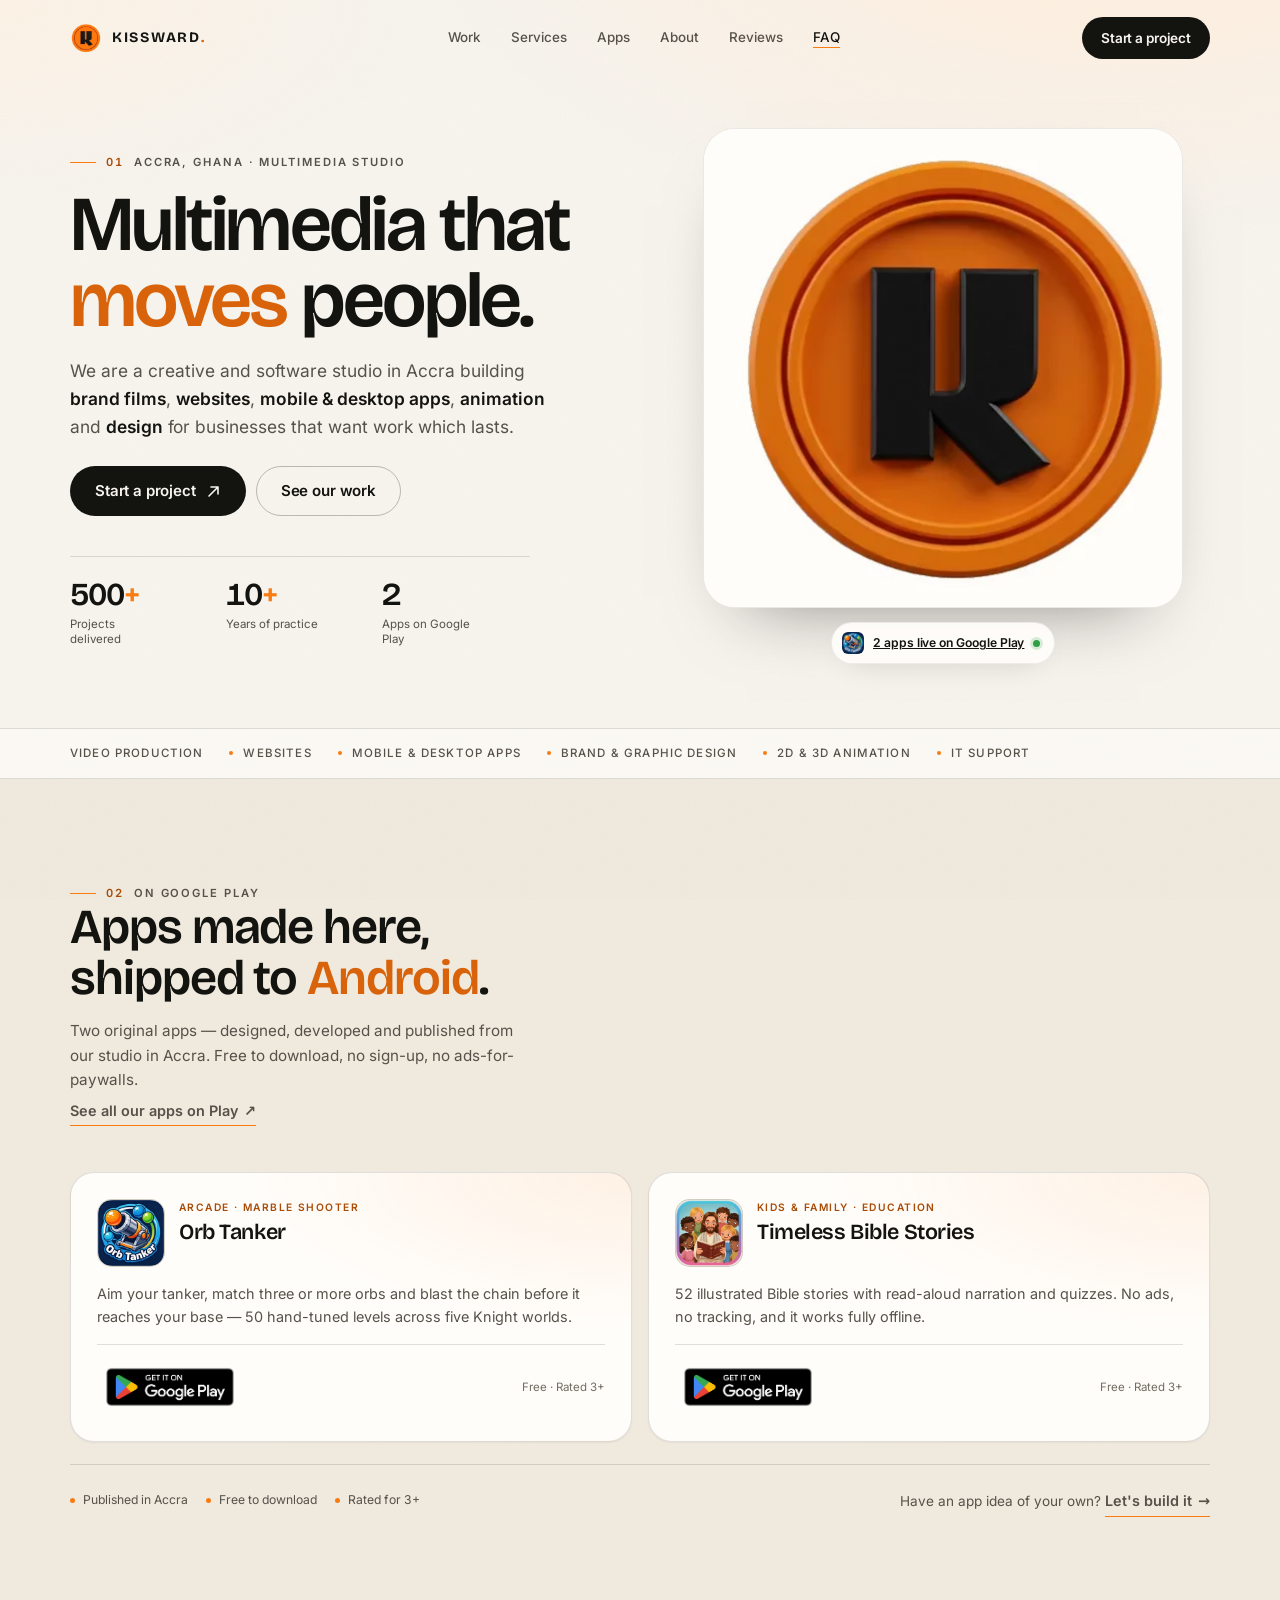
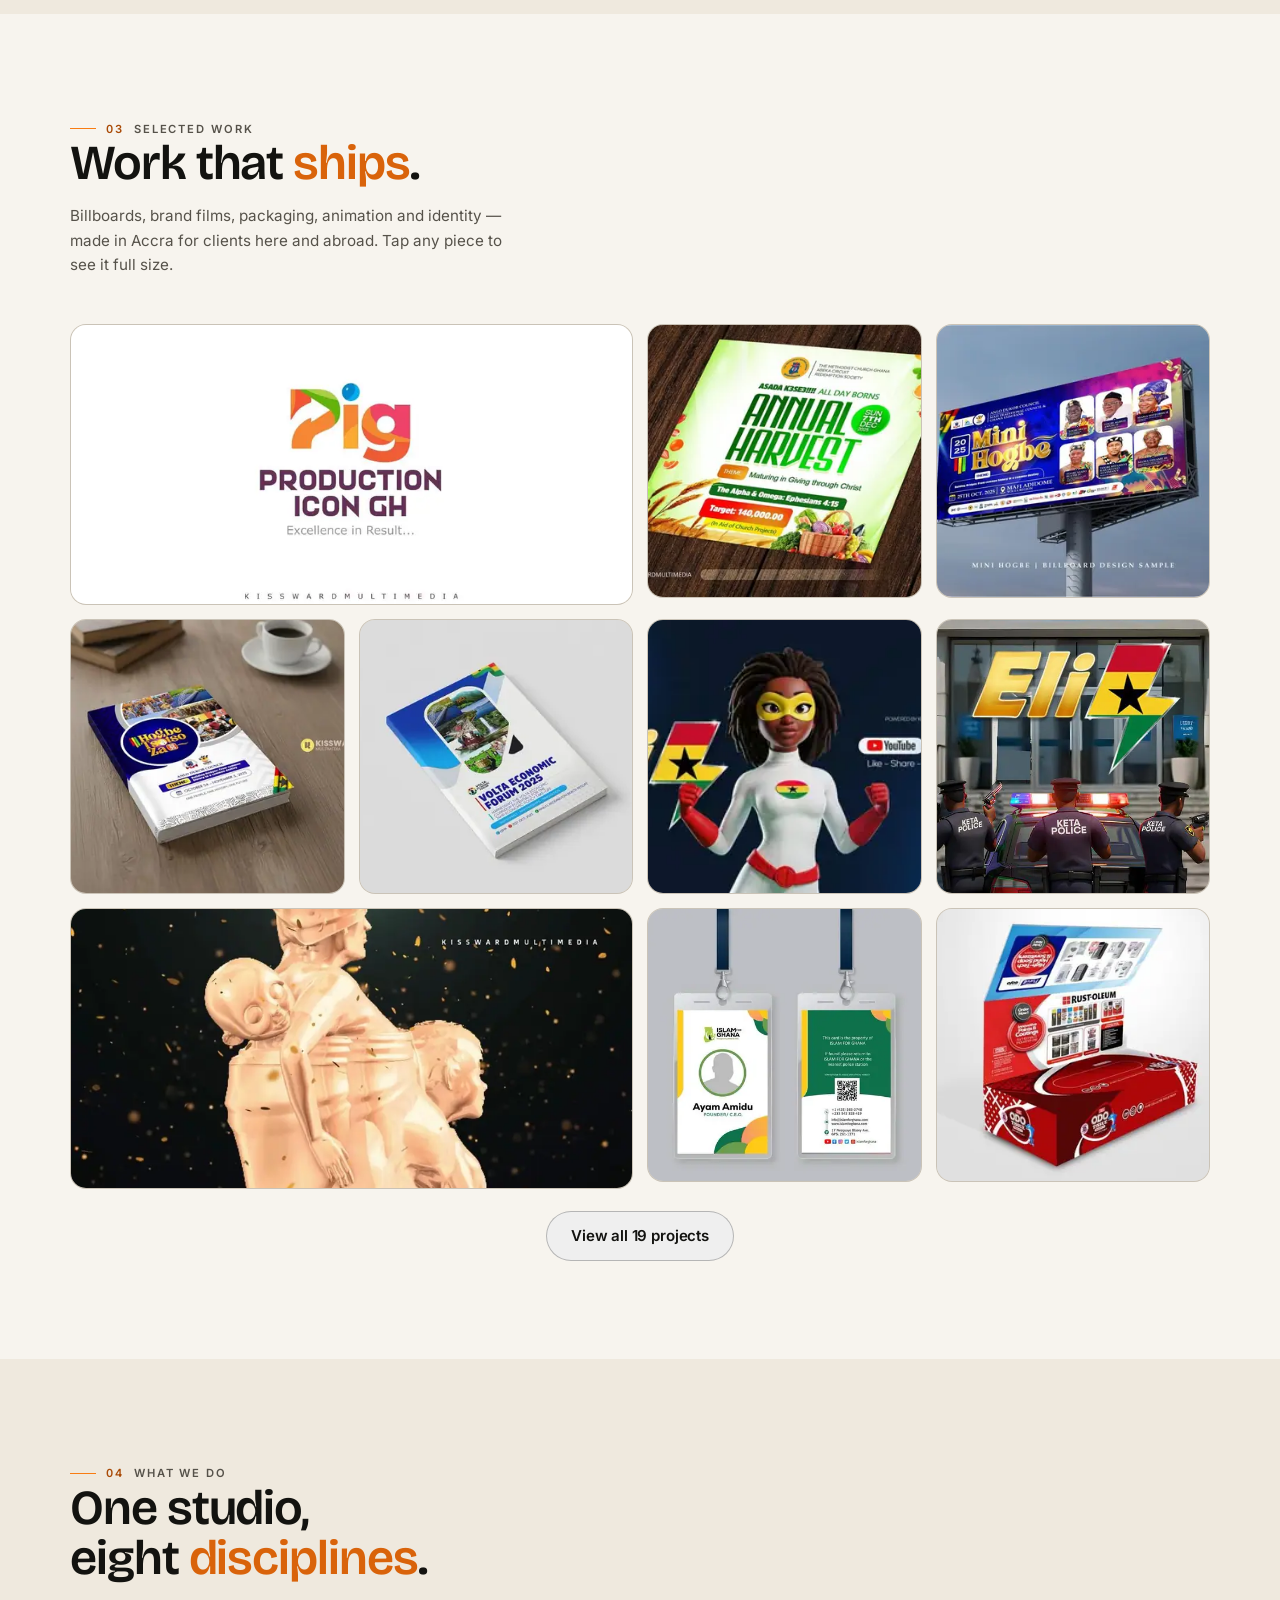
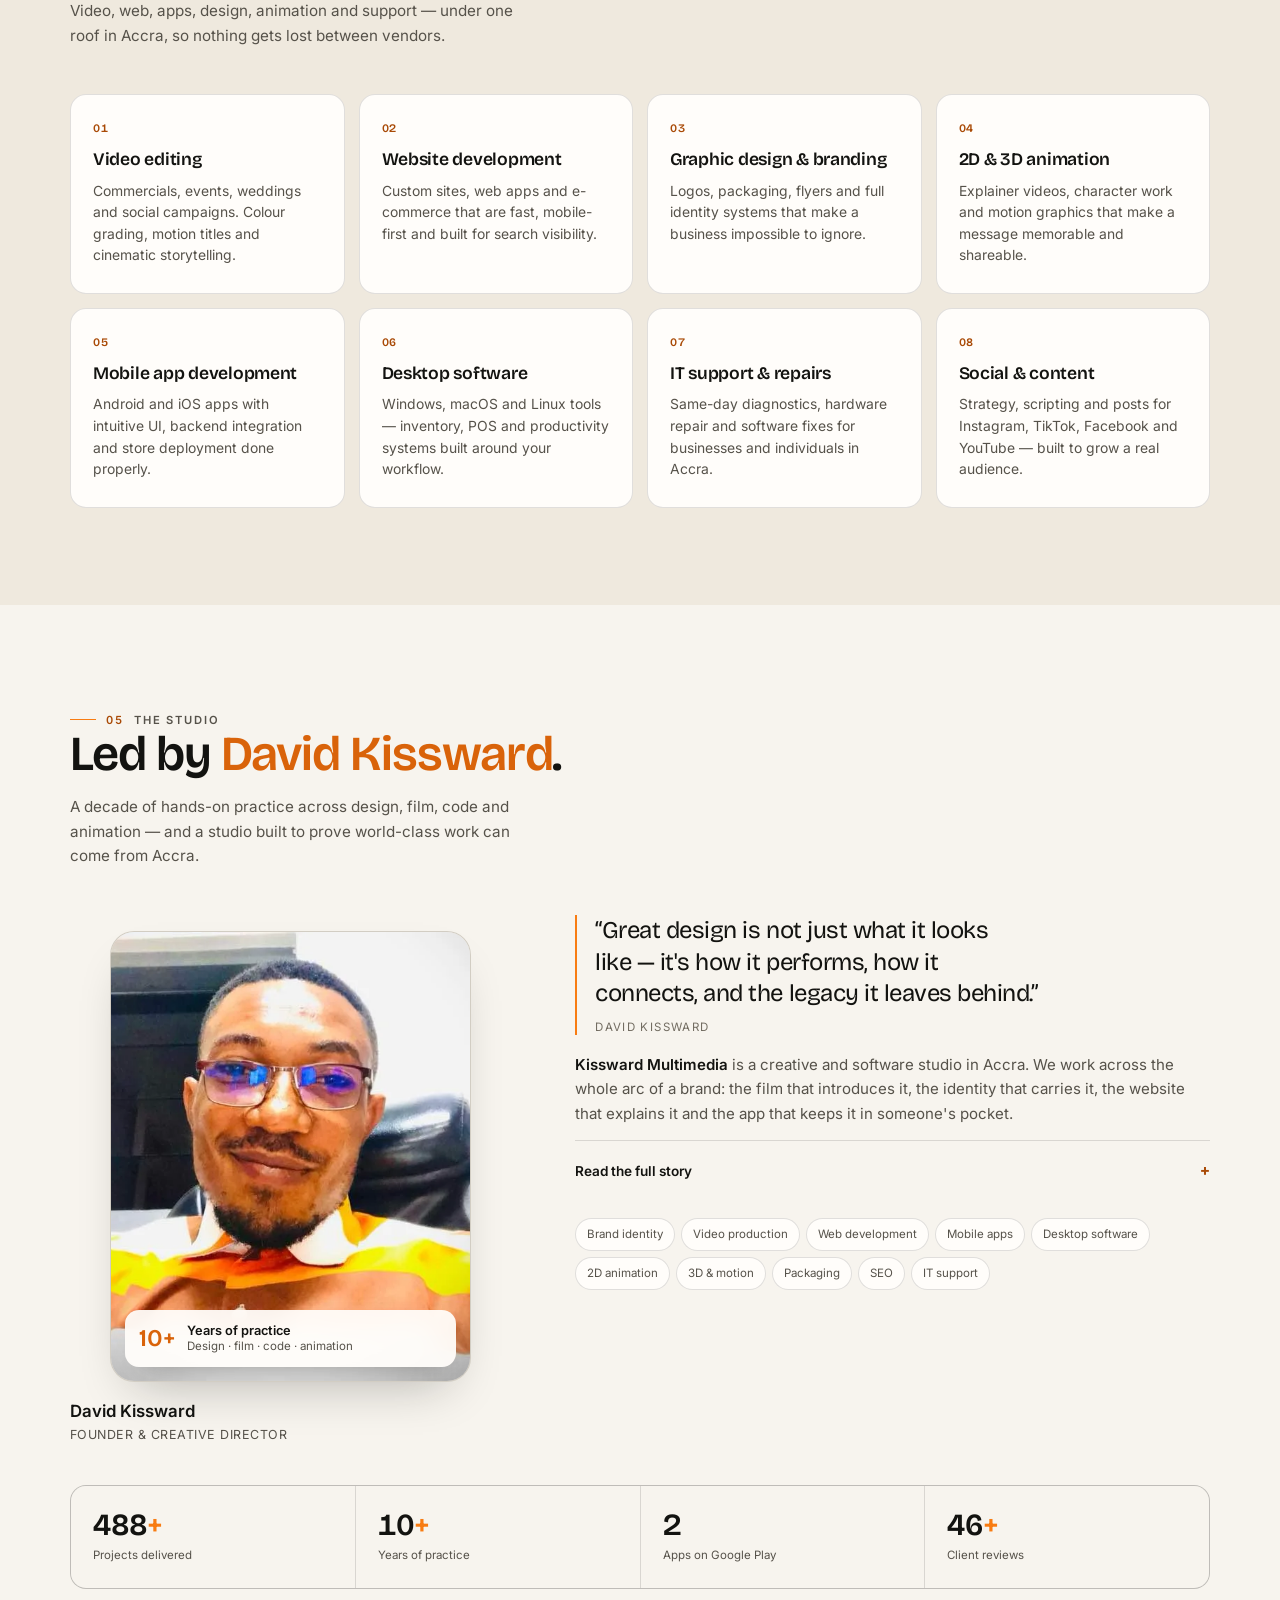
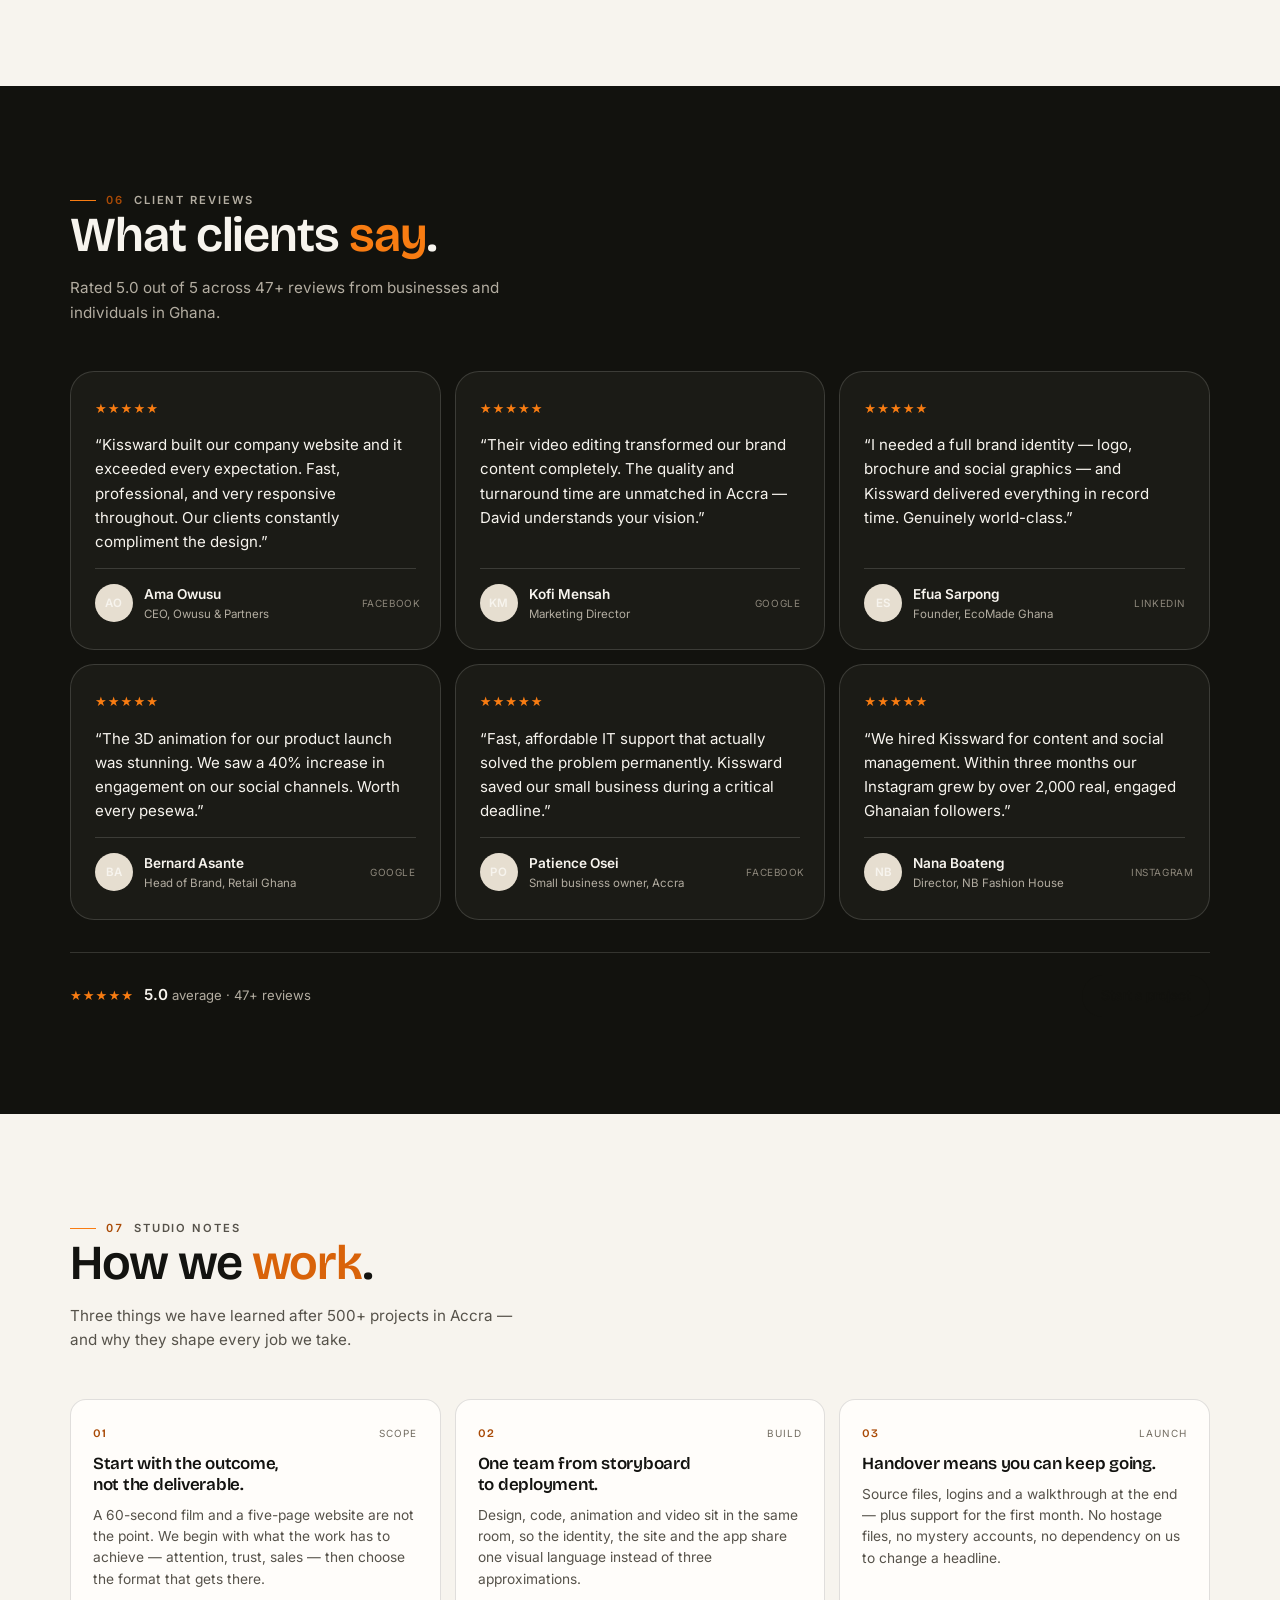
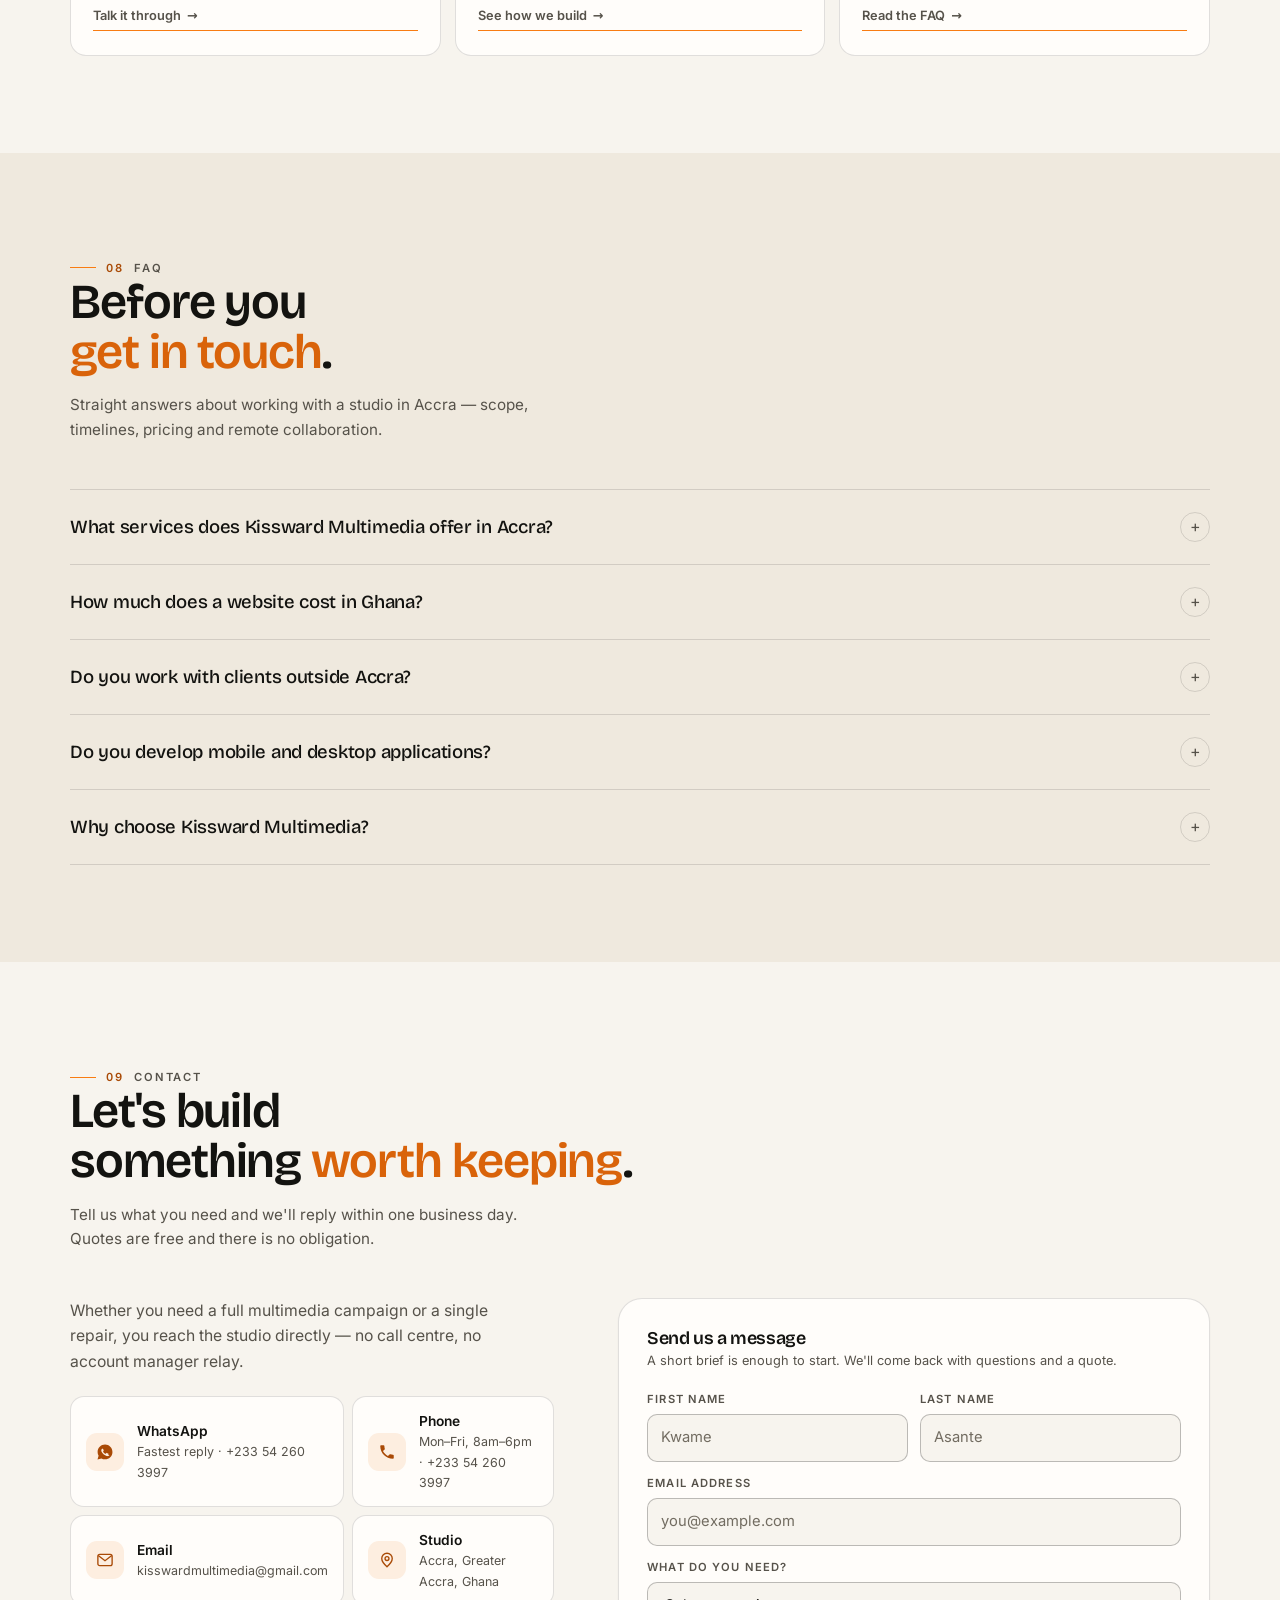
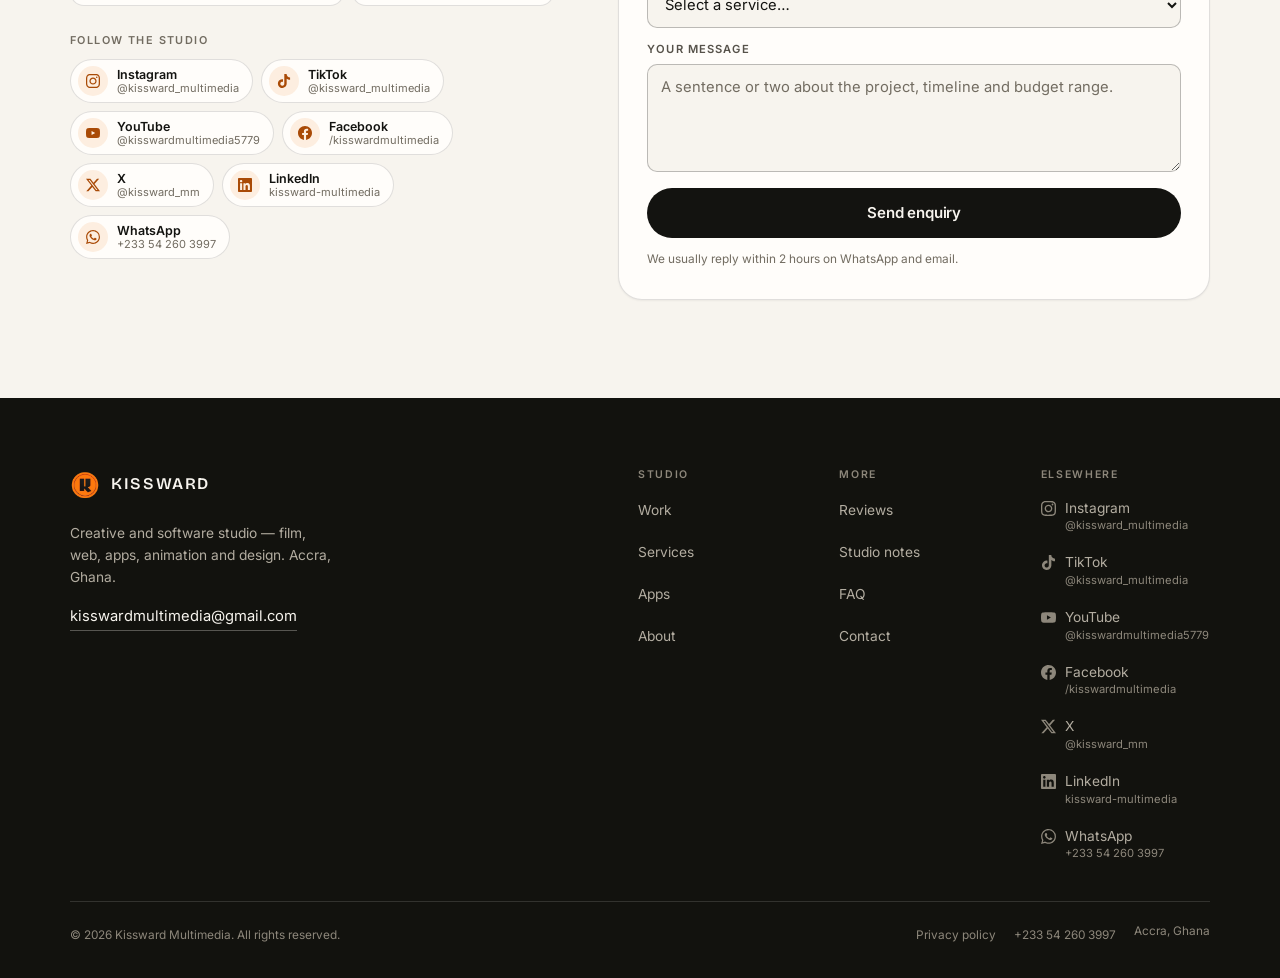
<file: index.html>
<!DOCTYPE html>
<html lang="en-GH">
<head>
  <meta charset="UTF-8" />
  <meta name="viewport" content="width=device-width, initial-scale=1.0" />
  <meta http-equiv="X-UA-Compatible" content="IE=edge" />

  <title>Kissward Multimedia | Video, Web &amp; App Studio in Accra, Ghana</title>
  <meta name="description" content="Accra studio for video production, website development, mobile apps, branding, animation and IT support. 500+ projects delivered across Ghana. Get a free quote." />
  <meta name="author" content="Kissward Multimedia" />
  <meta name="robots" content="index, follow, max-image-preview:large, max-snippet:-1, max-video-preview:-1" />
  <meta name="googlebot" content="index, follow, max-image-preview:large" />
  <meta name="format-detection" content="telephone=yes" />
  <link rel="canonical" href="https://kisswardmultimedia.github.io/kisswardmultimedia/" />
  <link rel="sitemap" type="application/xml" href="https://kisswardmultimedia.github.io/kisswardmultimedia/sitemap.xml" />
  <link rel="alternate" hreflang="en-GH" href="https://kisswardmultimedia.github.io/kisswardmultimedia/" />
  <link rel="alternate" hreflang="x-default" href="https://kisswardmultimedia.github.io/kisswardmultimedia/" />
  <meta name="google-site-verification" content="0Cglphdvb3oCo3Kw2rNbQ0v08Y8JmH9EL09MK2rgSBI" />
  <meta name="theme-color" content="#f7f4ee" />
  <meta name="mobile-web-app-capable" content="yes" />

  <meta property="og:type" content="website" />
  <meta property="og:url" content="https://kisswardmultimedia.github.io/kisswardmultimedia/" />
  <meta property="og:title" content="Kissward Multimedia | Video, Web &amp; App Studio in Accra, Ghana" />
  <meta property="og:description" content="A creative and software studio in Accra making brand films, websites, apps, animation and design for businesses that want work which lasts." />
  <meta property="og:image" content="https://kisswardmultimedia.github.io/kisswardmultimedia/img/og-image.jpg" />
  <meta property="og:image:width" content="1200" />
  <meta property="og:image:height" content="630" />
  <meta property="og:image:alt" content="Kissward Multimedia — a creative and software studio in Accra, Ghana" />
  <meta property="og:locale" content="en_GH" />
  <meta property="og:site_name" content="Kissward Multimedia" />
  <meta property="og:phone_number" content="+233542603997" />
  <meta property="og:email" content="kisswardmultimedia@gmail.com" />

  <meta name="twitter:card" content="summary_large_image" />
  <meta name="twitter:site" content="@kissward_mm" />
  <meta name="twitter:creator" content="@kissward_mm" />
  <meta name="twitter:title" content="Kissward Multimedia | Video, Web &amp; App Studio in Accra, Ghana" />
  <meta name="twitter:description" content="Accra studio for video production, website development, mobile apps, branding, animation and IT support. 500+ projects delivered." />
  <meta name="twitter:image" content="https://kisswardmultimedia.github.io/kisswardmultimedia/img/og-image.jpg" />
  <meta name="twitter:image:alt" content="Kissward Multimedia — Accra, Ghana creative studio" />

  <meta name="geo.region" content="GH-AA" />
  <meta name="geo.placename" content="Accra, Ghana" />
  <meta name="geo.position" content="5.6037;-0.1870" />
  <meta name="ICBM" content="5.6037, -0.1870" />

  <link rel="preload" href="assets/fonts/bricolage-grotesque-400800-latin.woff2" as="font" type="font/woff2" crossorigin />
  <link rel="preload" href="assets/fonts/inter-400600-latin.woff2" as="font" type="font/woff2" crossorigin />
  <link rel="preload" as="image" href="img/work/01-800.webp" imagesrcset="img/work/01-480.webp 480w, img/work/01-800.webp 800w, img/work/01-1080.webp 1080w" imagesizes="(min-width: 900px) 46vw, 100vw" fetchpriority="high" />
  <link rel="stylesheet" href="assets/css/style.css" />

  <link rel="icon" type="image/png" sizes="32x32" href="img/kisswardmultimedia-logo.png" />
  <link rel="icon" type="image/png" sizes="192x192" href="img/icon-192x192.png" />
  <link rel="apple-touch-icon" href="img/apple-touch-icon.png" />
  <link rel="shortcut icon" href="img/kisswardmultimedia-logo.png" />
  <link rel="manifest" href="manifest.webmanifest" />

  <!-- Google tag (gtag.js) -->
  <script async src="https://www.googletagmanager.com/gtag/js?id=G-MQ8VQJ3XWY"></script>
  <script>
    window.dataLayer = window.dataLayer || [];
    function gtag(){dataLayer.push(arguments);}
    gtag('js', new Date());
    gtag('config', 'G-MQ8VQJ3XWY');
  </script>
  <!-- Meta Pixel -->
  <script>
  !function(f,b,e,v,n,t,s)
  {if(f.fbq)return;n=f.fbq=function(){n.callMethod?
  n.callMethod.apply(n,arguments):n.queue.push(arguments)};
  if(!f._fbq)f._fbq=n;n.push=n;n.loaded=!0;n.version='2.0';
  n.queue=[];t=b.createElement(e);t.async=!0;
  t.src=v;s=b.getElementsByTagName(e)[0];
  s.parentNode.insertBefore(t,s)}(window, document,'script',
  'https://connect.facebook.net/en_US/fbevents.js');
  fbq('init', '1888102075232739');
  fbq('track', 'PageView');
  </script>
  <noscript><img height="1" width="1" style="display:none" alt="" src="https://www.facebook.com/tr?id=1888102075232739&amp;ev=PageView&amp;noscript=1" /></noscript>
  <!-- Microsoft Clarity -->
  <script type="text/javascript">
    (function(c,l,a,r,i,t,y){
        c[a]=c[a]||function(){(c[a].q=c[a].q||[]).push(arguments)};
        t=l.createElement(r);t.async=1;t.src="https://www.clarity.ms/tag/"+i;
        y=l.getElementsByTagName(r)[0];y.parentNode.insertBefore(t,y);
    })(window, document, "clarity", "script", "x9jjlljsmj");
  </script>

  <script type="application/ld+json">
  {
    "@context": "https://schema.org",
    "@graph": [
      {
        "@type": "WebPage",
        "@id": "https://kisswardmultimedia.github.io/kisswardmultimedia/#webpage",
        "url": "https://kisswardmultimedia.github.io/kisswardmultimedia/",
        "name": "Kissward Multimedia | Video, Web & App Studio in Accra, Ghana",
        "description": "Kissward Multimedia is a creative and software studio in Accra, Ghana. Video production, website development, mobile and desktop apps, branding, animation and IT support. 500+ projects delivered.",
        "inLanguage": "en-GH",
        "isPartOf": { "@id": "https://kisswardmultimedia.github.io/kisswardmultimedia/#website" },
        "about": { "@id": "https://kisswardmultimedia.github.io/kisswardmultimedia/#business" },
        "breadcrumb": {
          "@type": "BreadcrumbList",
          "itemListElement": [
            { "@type": "ListItem", "position": 1, "name": "Home", "item": "https://kisswardmultimedia.github.io/kisswardmultimedia/" },
            { "@type": "ListItem", "position": 2, "name": "Apps", "item": "https://kisswardmultimedia.github.io/kisswardmultimedia/#apps" },
            { "@type": "ListItem", "position": 3, "name": "Work", "item": "https://kisswardmultimedia.github.io/kisswardmultimedia/#portfolio" },
            { "@type": "ListItem", "position": 4, "name": "Services", "item": "https://kisswardmultimedia.github.io/kisswardmultimedia/#services" },
            { "@type": "ListItem", "position": 5, "name": "About", "item": "https://kisswardmultimedia.github.io/kisswardmultimedia/#about" },
            { "@type": "ListItem", "position": 6, "name": "Studio notes", "item": "https://kisswardmultimedia.github.io/kisswardmultimedia/#blog" },
            { "@type": "ListItem", "position": 7, "name": "FAQ", "item": "https://kisswardmultimedia.github.io/kisswardmultimedia/#faq" },
            { "@type": "ListItem", "position": 8, "name": "Contact", "item": "https://kisswardmultimedia.github.io/kisswardmultimedia/#contact" }
          ]
        }
      },
      {
        "@type": "WebSite",
        "@id": "https://kisswardmultimedia.github.io/kisswardmultimedia/#website",
        "url": "https://kisswardmultimedia.github.io/kisswardmultimedia/",
        "name": "Kissward Multimedia",
        "publisher": { "@id": "https://kisswardmultimedia.github.io/kisswardmultimedia/#business" },
        "inLanguage": "en-GH"
      },
      {
        "@type": ["LocalBusiness", "ProfessionalService"],
        "@id": "https://kisswardmultimedia.github.io/kisswardmultimedia/#business",
        "name": "Kissward Multimedia",
        "description": "Creative and software studio in Accra, Ghana offering video production, website development, mobile and desktop apps, graphic design, 2D and 3D animation, and IT support.",
        "url": "https://kisswardmultimedia.github.io/kisswardmultimedia/",
        "telephone": "+233542603997",
        "email": "kisswardmultimedia@gmail.com",
        "priceRange": "$$",
        "currenciesAccepted": "GHS",
        "paymentAccepted": "Cash, Mobile Money, Bank Transfer",
        "openingHours": "Mo-Fr 08:00-18:00",
        "image": "https://kisswardmultimedia.github.io/kisswardmultimedia/img/og-image.jpg",
        "logo": {
          "@type": "ImageObject",
          "url": "https://kisswardmultimedia.github.io/kisswardmultimedia/img/kisswardmultimedia-logo.png",
          "width": 348,
          "height": 356
        },
        "founder": { "@id": "https://kisswardmultimedia.github.io/kisswardmultimedia/#founder" },
        "address": {
          "@type": "PostalAddress",
          "streetAddress": "Accra",
          "addressLocality": "Accra",
          "addressRegion": "Greater Accra",
          "postalCode": "GA",
          "addressCountry": "GH"
        },
        "geo": { "@type": "GeoCoordinates", "latitude": 5.6037, "longitude": -0.1870 },
        "areaServed": [
          { "@type": "City", "name": "Accra" },
          { "@type": "AdministrativeArea", "name": "Greater Accra" },
          { "@type": "Country", "name": "Ghana" }
        ],
        "contactPoint": {
          "@type": "ContactPoint",
          "telephone": "+233542603997",
          "contactType": "customer service",
          "availableLanguage": ["English"]
        },
        "sameAs": [
          "https://www.facebook.com/kisswardmultimedia/",
          "https://gh.linkedin.com/in/kissward-multimedia-013577100",
          "https://www.instagram.com/kissward_multimedia/",
          "https://www.youtube.com/channel/UCmpxMdGXnjHgvd2RolSsZrQ",
          "https://www.tiktok.com/@kissward_multimedia",
          "https://x.com/kissward_mm",
          "https://share.google/R9bE4GhUeLKRMRv5g"
        ],
        "hasOfferCatalog": {
          "@type": "OfferCatalog",
          "name": "Multimedia services in Accra, Ghana",
          "itemListElement": [
            { "@type": "Offer", "itemOffered": { "@type": "Service", "@id": "https://kisswardmultimedia.github.io/kisswardmultimedia/#service-video", "name": "Video Editing Services in Accra, Ghana", "description": "Commercials, events, weddings and social campaigns with colour grading, motion titles and cinematic storytelling.", "provider": { "@id": "https://kisswardmultimedia.github.io/kisswardmultimedia/#business" } } },
            { "@type": "Offer", "itemOffered": { "@type": "Service", "@id": "https://kisswardmultimedia.github.io/kisswardmultimedia/#service-web", "name": "Website Development in Accra, Ghana", "description": "Custom websites, web apps and e-commerce platforms that are fast, mobile-responsive and search-optimised.", "provider": { "@id": "https://kisswardmultimedia.github.io/kisswardmultimedia/#business" } } },
            { "@type": "Offer", "itemOffered": { "@type": "Service", "@id": "https://kisswardmultimedia.github.io/kisswardmultimedia/#service-design", "name": "Graphic Design & Branding in Ghana", "description": "Logos, packaging, flyers and complete identity systems for Ghanaian businesses.", "provider": { "@id": "https://kisswardmultimedia.github.io/kisswardmultimedia/#business" } } },
            { "@type": "Offer", "itemOffered": { "@type": "Service", "@id": "https://kisswardmultimedia.github.io/kisswardmultimedia/#service-animation", "name": "2D & 3D Animation in Ghana", "description": "Explainer videos, character animation and motion graphics for brands and creators.", "provider": { "@id": "https://kisswardmultimedia.github.io/kisswardmultimedia/#business" } } },
            { "@type": "Offer", "itemOffered": { "@type": "Service", "@id": "https://kisswardmultimedia.github.io/kisswardmultimedia/#service-it", "name": "IT Support & PC Repairs in Accra", "description": "Diagnostics, hardware repair and software support for businesses and individuals in Accra.", "provider": { "@id": "https://kisswardmultimedia.github.io/kisswardmultimedia/#business" } } },
            { "@type": "Offer", "itemOffered": { "@type": "Service", "@id": "https://kisswardmultimedia.github.io/kisswardmultimedia/#service-social", "name": "Social Media & Content Creation in Ghana", "description": "Content strategy, scripting and posts for Instagram, TikTok, Facebook and YouTube.", "provider": { "@id": "https://kisswardmultimedia.github.io/kisswardmultimedia/#business" } } },
            { "@type": "Offer", "itemOffered": { "@type": "Service", "@id": "https://kisswardmultimedia.github.io/kisswardmultimedia/#service-mobile", "name": "Mobile App Development in Accra, Ghana", "description": "Android and iOS apps with intuitive UI, backend integration and store deployment.", "provider": { "@id": "https://kisswardmultimedia.github.io/kisswardmultimedia/#business" } } },
            { "@type": "Offer", "itemOffered": { "@type": "Service", "@id": "https://kisswardmultimedia.github.io/kisswardmultimedia/#service-desktop", "name": "Desktop App Development in Accra, Ghana", "description": "Windows, macOS and Linux software including inventory, POS and productivity tools.", "provider": { "@id": "https://kisswardmultimedia.github.io/kisswardmultimedia/#business" } } }
          ]
        },
        "aggregateRating": {
          "@type": "AggregateRating",
          "ratingValue": "5.0",
          "reviewCount": "47",
          "bestRating": "5",
          "worstRating": "1"
        }
      },
      {
        "@type": "Person",
        "@id": "https://kisswardmultimedia.github.io/kisswardmultimedia/#founder",
        "name": "David Kissward",
        "givenName": "David",
        "familyName": "Kissward",
        "jobTitle": "CEO and Founder",
        "description": "Ghanaian multimedia professional with over ten years of practice in graphic design, corporate branding, web and app development, animation and video production.",
        "worksFor": { "@id": "https://kisswardmultimedia.github.io/kisswardmultimedia/#business" },
        "url": "https://kisswardmultimedia.github.io/kisswardmultimedia/#about",
        "image": "https://kisswardmultimedia.github.io/kisswardmultimedia/img/people/david-640.webp",
        "sameAs": [
          "https://gh.linkedin.com/in/kissward-multimedia-013577100",
          "https://www.instagram.com/kissward_multimedia/",
          "https://www.facebook.com/kisswardmultimedia/"
        ],
        "knowsAbout": [
          "Video Editing", "Website Development", "Mobile App Development", "Desktop App Development",
          "Graphic Design", "2D Animation", "3D Animation", "Motion Graphics", "Corporate Branding", "IT Support"
        ]
      },
      {
        "@type": "FAQPage",
        "@id": "https://kisswardmultimedia.github.io/kisswardmultimedia/#faq",
        "mainEntity": [
          {
            "@type": "Question",
            "name": "What services does Kissward Multimedia offer in Accra?",
            "acceptedAnswer": { "@type": "Answer", "text": "Professional video editing, custom website development, graphic design and branding, 2D and 3D animation, motion graphics, IT support and PC repair, social media management and content creation, plus mobile and desktop app development — delivered from our studio in Accra, Ghana." }
          },
          {
            "@type": "Question",
            "name": "How much does a website cost in Ghana?",
            "acceptedAnswer": { "@type": "Answer", "text": "Website development costs in Ghana vary with complexity. Kissward Multimedia builds custom websites at competitive rates. Message us on WhatsApp at +233 54 260 3997 for a free, no-obligation quote tailored to your project." }
          },
          {
            "@type": "Question",
            "name": "Do you work with clients outside Accra?",
            "acceptedAnswer": { "@type": "Answer", "text": "Yes. We are based in Accra but work with clients nationwide across Ghana and internationally. Projects are delivered remotely with scheduled reviews, so location is never a barrier." }
          },
          {
            "@type": "Question",
            "name": "Do you develop mobile and desktop applications?",
            "acceptedAnswer": { "@type": "Answer", "text": "We build Android and iOS apps as well as Windows, macOS and Linux desktop software, from customer-facing products to internal business tools. Two of our apps are live on Google Play." }
          },
          {
            "@type": "Question",
            "name": "Why choose Kissward Multimedia?",
            "acceptedAnswer": { "@type": "Answer", "text": "Over a decade of professional practice, 500+ delivered projects and a team that combines Ghanaian creativity with international production standards. You work directly with the founder from brief to delivery." }
          }
        ]
      }
    ]
  }
  </script>

  <script type="application/ld+json">
  {
    "@context": "https://schema.org",
    "@type": "ItemList",
    "name": "Kissward Multimedia apps on Google Play",
    "itemListElement": [
      {
        "@type": "ListItem",
        "position": 1,
        "item": {
          "@type": "SoftwareApplication",
          "name": "Orb Tanker",
          "applicationCategory": "GameApplication",
          "applicationSubCategory": "Arcade",
          "operatingSystem": "Android",
          "url": "https://play.google.com/store/apps/details?id=com.orbtanker.game",
          "image": "https://kisswardmultimedia.github.io/kisswardmultimedia/img/apps/orbtanker-192.webp",
          "description": "A fast-paced marble shooter: aim your tanker, match three or more orbs and blast the chain before it reaches your base across 50 hand-tuned levels in five Knight worlds.",
          "author": { "@type": "Organization", "name": "A Brighter Day", "url": "https://kisswardmultimedia.github.io/kisswardmultimedia/" },
          "offers": { "@type": "Offer", "price": "0", "priceCurrency": "USD" },
          "contentRating": "Rated for 3+"
        }
      },
      {
        "@type": "ListItem",
        "position": 2,
        "item": {
          "@type": "SoftwareApplication",
          "name": "Timeless Bible Stories - Kids",
          "applicationCategory": "EducationalApplication",
          "applicationSubCategory": "Kids & Family",
          "operatingSystem": "Android",
          "url": "https://play.google.com/store/apps/details?id=com.kisswardmultimedia.timelessbiblestories",
          "image": "https://kisswardmultimedia.github.io/kisswardmultimedia/img/apps/bible-192.webp",
          "description": "A gentle, illustrated storybook for children with 52 timeless Bible stories, read-aloud narration and quizzes. No ads, no tracking, works fully offline.",
          "author": { "@type": "Organization", "name": "A Brighter Day", "url": "https://kisswardmultimedia.github.io/kisswardmultimedia/" },
          "offers": { "@type": "Offer", "price": "0", "priceCurrency": "USD" },
          "contentRating": "Rated for 3+"
        }
      }
    ]
  }
  </script>
</head>
<body>

<a href="#main-content" class="skip-link">Skip to content</a>

<!-- ============================ HEADER ============================ -->
<header class="site-head" id="siteHead">
  <div class="container head-inner">
    <a href="#home" class="brand" aria-label="Kissward Multimedia — home">
      <img class="brand__img" src="img/brand/logo-192.webp" alt="" width="192" height="197" decoding="async" />
      <span class="brand__name">Kissward<b>.</b></span>
    </a>

    <nav class="nav" aria-label="Primary">
      <a class="nav__link" href="#portfolio">Work</a>
      <a class="nav__link" href="#services">Services</a>
      <a class="nav__link" href="#apps">Apps</a>
      <a class="nav__link" href="#about">About</a>
      <a class="nav__link" href="#testimonials">Reviews</a>
      <a class="nav__link" href="#faq">FAQ</a>
    </nav>

    <a class="btn btn--primary btn--sm head-cta" href="#contact">Start a project</a>

    <button class="burger" id="burger" aria-label="Open menu" aria-expanded="false" aria-controls="menu">
      <span></span><span></span><span></span>
    </button>
  </div>
</header>

<!-- ============================ MOBILE MENU ============================ -->
<div class="menu" id="menu" role="dialog" aria-modal="true" aria-label="Site menu" aria-hidden="true">
  <div class="menu__top">
    <a href="#home" class="brand" tabindex="-1">
      <img class="brand__img" src="img/brand/logo-192.webp" alt="" width="192" height="197" />
      <span class="brand__name">Kissward<b>.</b></span>
    </a>
    <button class="menu__close" id="menuClose" aria-label="Close menu">
      <svg width="16" height="16" viewBox="0 0 16 16" fill="none" aria-hidden="true"><path d="M1 1l14 14M15 1L1 15" stroke="currentColor" stroke-width="1.6"/></svg>
    </button>
  </div>
  <nav aria-label="Mobile">
    <ul class="menu__list">
      <li><a class="menu__link" href="#portfolio"><small>01</small> Work</a></li>
      <li><a class="menu__link" href="#services"><small>02</small> Services</a></li>
      <li><a class="menu__link" href="#apps"><small>03</small> Apps</a></li>
      <li><a class="menu__link" href="#about"><small>04</small> About</a></li>
      <li><a class="menu__link" href="#testimonials"><small>05</small> Reviews</a></li>
      <li><a class="menu__link" href="#faq"><small>06</small> FAQ</a></li>
      <li><a class="menu__link" href="#contact"><small>07</small> Contact</a></li>
    </ul>
  </nav>
  <div class="menu__foot">
    <a class="btn btn--primary" href="https://wa.me/233542603997?text=Hi%20Kissward%2C%20I%27d%20like%20a%20free%20quote%20for%20my%20project." target="_blank" rel="noopener">Get a free quote</a>
    <p class="menu__contact">Accra, Ghana · <a href="tel:+233542603997">+233 54 260 3997</a></p>
  </div>
</div>

<main id="main-content">

<!-- ============================ HERO ============================ -->
<section class="hero" id="home" aria-labelledby="hero-title">
  <div class="container">
    <div class="hero__grid">
      <div class="hero__copy">
        <span class="eyebrow"><span class="eyebrow__num">01</span> Accra, Ghana · Multimedia studio</span>
        <h1 id="hero-title">
          <span class="line">Multimedia that</span>
          <span class="line"><span class="accent">moves</span> people.</span>
        </h1>
        <p class="hero__lede">
          We are a creative and software studio in Accra building <strong>brand films</strong>, <strong>websites</strong>, <strong>mobile &amp; desktop apps</strong>, <strong>animation</strong> and <strong>design</strong> for businesses that want work which lasts.
        </p>
        <div class="hero__actions">
          <a class="btn btn--primary" href="https://wa.me/233542603997?text=Hi%20Kissward%2C%20I%27d%20like%20a%20free%20quote%20for%20my%20project." target="_blank" rel="noopener">
            Start a project
            <svg width="15" height="15" viewBox="0 0 15 15" fill="none" aria-hidden="true"><path d="M3 12L12 3M12 3H5M12 3v7" stroke="currentColor" stroke-width="1.6" stroke-linecap="round" stroke-linejoin="round"/></svg>
          </a>
          <a class="btn btn--ghost" href="#portfolio">See our work</a>
        </div>
        <div class="hero__proof">
          <div>
            <div class="proof__num"><span data-count="500">500</span><i>+</i></div>
            <div class="proof__lbl">Projects delivered</div>
          </div>
          <div>
            <div class="proof__num"><span data-count="10">10</span><i>+</i></div>
            <div class="proof__lbl">Years of practice</div>
          </div>
          <div>
            <div class="proof__num"><span data-count="2">2</span></div>
            <div class="proof__lbl">Apps on Google Play</div>
          </div>
        </div>
      </div>

      <div class="hero__media">
        <figure class="hero__loop">
          <video class="hero__loop-video" id="heroLoop" width="480" height="480" poster="img/brand/logo-loop-still.webp" muted loop playsinline preload="none" role="img" aria-label="Kissward Multimedia animated logo">
            <source src="img/brand/logo-loop.mp4" type="video/mp4" />
            <img src="img/brand/logo-loop-still.webp" alt="" width="480" height="480" />
          </video>
        </figure>
        <a class="hero__badge" href="#apps">
          <img src="img/apps/orbtanker-192.webp" alt="" width="192" height="192" loading="lazy" decoding="async" />
          <span>2 apps live on Google Play</span>
          <span class="live" aria-hidden="true"></span>
        </a>
      </div>
    </div>
  </div>
</section>

<div class="capstrip" aria-label="What the studio does">
  <div class="container">
    <div class="capstrip__inner">
      <span class="capstrip__item">Video production</span>
      <span class="capstrip__item">Websites</span>
      <span class="capstrip__item">Mobile &amp; desktop apps</span>
      <span class="capstrip__item">Brand &amp; graphic design</span>
      <span class="capstrip__item">2D &amp; 3D animation</span>
      <span class="capstrip__item">IT support</span>
    </div>
  </div>
</div>

<!-- ============================ APPS ============================ -->
<section class="section apps" id="apps" aria-labelledby="apps-title">
  <div class="container">
    <div class="sec-head reveal">
      <div>
        <span class="eyebrow"><span class="eyebrow__num">02</span> On Google Play</span>
        <h2 class="sec-head__title" id="apps-title">Apps made here,<br />shipped to <span class="accent">Android</span>.</h2>
      </div>
      <p class="sec-head__aside">
        Two original apps — designed, developed and published from our studio in Accra. Free to download, no sign-up, no ads-for-paywalls.
        <br /><a class="textlink" href="https://play.google.com/store/apps/dev?id=7547881034327046958" target="_blank" rel="noopener">See all our apps on Play <span aria-hidden="true">↗</span></a>
      </p>
    </div>

    <div class="app-grid">
      <article class="app-card reveal">
        <div class="app-card__head">
          <div class="app-card__icon">
            <img src="img/apps/orbtanker-192.webp" alt="Orb Tanker app icon" width="192" height="192" loading="lazy" decoding="async" />
          </div>
          <div>
            <span class="app-card__kicker">Arcade · Marble shooter</span>
            <h3 class="app-card__name">Orb Tanker</h3>
          </div>
        </div>
        <p class="app-card__desc">Aim your tanker, match three or more orbs and blast the chain before it reaches your base — 50 hand-tuned levels across five Knight worlds.</p>
        <div class="app-card__foot">
          <a class="play-badge" href="https://play.google.com/store/apps/details?id=com.orbtanker.game" target="_blank" rel="noopener" aria-label="Download Orb Tanker on Google Play">
            <img src="img/apps/google-play-badge.png" alt="Get it on Google Play" width="646" height="250" loading="lazy" decoding="async" />
          </a>
          <span class="app-card__note">Free · Rated 3+</span>
        </div>
      </article>

      <article class="app-card reveal" style="--d:90ms">
        <div class="app-card__head">
          <div class="app-card__icon">
            <img src="img/apps/bible-192.webp" alt="Timeless Bible Stories app icon" width="192" height="192" loading="lazy" decoding="async" />
          </div>
          <div>
            <span class="app-card__kicker">Kids &amp; family · Education</span>
            <h3 class="app-card__name">Timeless Bible Stories</h3>
          </div>
        </div>
        <p class="app-card__desc">52 illustrated Bible stories with read-aloud narration and quizzes. No ads, no tracking, and it works fully offline.</p>
        <div class="app-card__foot">
          <a class="play-badge" href="https://play.google.com/store/apps/details?id=com.kisswardmultimedia.timelessbiblestories" target="_blank" rel="noopener" aria-label="Download Timeless Bible Stories on Google Play">
            <img src="img/apps/google-play-badge.png" alt="Get it on Google Play" width="646" height="250" loading="lazy" decoding="async" />
          </a>
          <span class="app-card__note">Free · Rated 3+</span>
        </div>
      </article>
    </div>

    <div class="apps__foot reveal">
      <ul class="apps__trust">
        <li>Published in Accra</li>
        <li>Free to download</li>
        <li>Rated for 3+</li>
      </ul>
      <p>Have an app idea of your own? <a class="textlink" href="#contact">Let's build it <span aria-hidden="true">→</span></a></p>
    </div>
  </div>
</section>

<!-- ============================ WORK ============================ -->
<section class="section" id="portfolio" aria-labelledby="work-title">
  <div class="container">
    <div class="sec-head reveal">
      <div>
        <span class="eyebrow"><span class="eyebrow__num">03</span> Selected work</span>
        <h2 class="sec-head__title" id="work-title">Work that <span class="accent">ships</span>.</h2>
      </div>
      <p class="sec-head__aside">Billboards, brand films, packaging, animation and identity — made in Accra for clients here and abroad. Tap any piece to see it full size.</p>
    </div>

    <div class="work-grid" id="workGrid">
      <button class="work-item work-item--wide" type="button" data-lb="0" aria-label="View DC Carnival billboard design larger">
        <img src="img/work/01-480.webp" srcset="img/work/01-480.webp 480w, img/work/01-800.webp 800w, img/work/01-1080.webp 1080w" sizes="(min-width: 900px) 50vw, 100vw" alt="DC Carnival billboard design" width="1080" height="763" loading="lazy" decoding="async" />
        <span class="work-item__tag">Billboard</span>
        <span class="work-item__label">DC Carnival — billboard design</span>
      </button>
      <button class="work-item" type="button" data-lb="1" aria-label="View Mini Hogbe billboard design larger">
        <img src="img/work/02-480.webp" srcset="img/work/02-480.webp 480w, img/work/02-800.webp 800w" sizes="(min-width: 900px) 25vw, 50vw" alt="Mini Hogbe billboard design" width="551" height="800" loading="lazy" decoding="async" />
        <span class="work-item__tag">Billboard</span>
        <span class="work-item__label">Mini Hogbe — outdoor campaign</span>
      </button>
      <button class="work-item" type="button" data-lb="2" aria-label="View Hogbe Tsotso book cover larger">
        <img src="img/work/03-480.webp" srcset="img/work/03-480.webp 480w, img/work/03-800.webp 800w, img/work/03-1080.webp 1080w" sizes="(min-width: 900px) 25vw, 50vw" alt="Hogbe Tsotso book cover design" width="1080" height="763" loading="lazy" decoding="async" />
        <span class="work-item__tag">Print</span>
        <span class="work-item__label">Hogbe Tsotso — book cover</span>
      </button>
      <button class="work-item" type="button" data-lb="3" aria-label="View 50th birthday invitation and programme larger">
        <img src="img/work/04-480.webp" srcset="img/work/04-480.webp 480w, img/work/04-800.webp 800w, img/work/04-1080.webp 1080w" sizes="(min-width: 900px) 25vw, 50vw" alt="50th birthday invitation and programme design" width="1080" height="787" loading="lazy" decoding="async" />
        <span class="work-item__tag">Event</span>
        <span class="work-item__label">50th birthday — invitation suite</span>
      </button>
      <button class="work-item" type="button" data-lb="4" aria-label="View birthday flyer design larger">
        <img src="img/work/05-480.webp" sizes="(min-width: 900px) 25vw, 50vw" alt="Birthday flyer for Mrs Millicent Quainoo" width="720" height="540" loading="lazy" decoding="async" />
        <span class="work-item__tag">Flyer</span>
        <span class="work-item__label">Birthday flyer — Millicent Quainoo</span>
      </button>
      <button class="work-item" type="button" data-lb="5" aria-label="View Yijiem 2025 event flyer larger">
        <img src="img/work/06-480.webp" srcset="img/work/06-480.webp 480w, img/work/06-800.webp 800w" sizes="(min-width: 900px) 25vw, 50vw" alt="Yijiem 2025 event flyer" width="1080" height="523" loading="lazy" decoding="async" />
        <span class="work-item__tag">Event</span>
        <span class="work-item__label">Yijiem 2025 — event flyer</span>
      </button>
      <button class="work-item" type="button" data-lb="6" aria-label="View Eli character animation still larger">
        <img src="img/work/07-480.webp" sizes="(min-width: 900px) 25vw, 50vw" alt="Eli animated character" width="513" height="960" loading="lazy" decoding="async" />
        <span class="work-item__tag">Animation</span>
        <span class="work-item__label">Eli — character animation</span>
      </button>
      <button class="work-item work-item--wide" type="button" data-lb="12" aria-label="View 3D motion graphics larger">
        <img src="img/work/13-480.webp" srcset="img/work/13-480.webp 480w, img/work/13-800.webp 800w, img/work/13-1080.webp 1080w" sizes="(min-width: 900px) 50vw, 100vw" alt="3D motion graphics frame" width="1080" height="607" loading="lazy" decoding="async" />
        <span class="work-item__tag">3D / Motion</span>
        <span class="work-item__label">3D motion — broadcast graphics</span>
      </button>

      <button class="work-item" type="button" data-lb="7" aria-label="View Islam for Ghana brochure larger">
        <img src="img/work/08-480.webp" sizes="(min-width: 900px) 25vw, 50vw" alt="Islam for Ghana brochure design" width="720" height="698" loading="lazy" decoding="async" />
        <span class="work-item__tag">Brochure</span>
        <span class="work-item__label">Islam for Ghana — brochure</span>
      </button>
      <button class="work-item" type="button" data-lb="8" aria-label="View ODO tissue packaging larger">
        <img src="img/work/09-480.webp" sizes="(min-width: 900px) 25vw, 50vw" alt="ODO tissue package design" width="720" height="509" loading="lazy" decoding="async" />
        <span class="work-item__tag">Packaging</span>
        <span class="work-item__label">ODO — tissue packaging</span>
      </button>
      <button class="work-item" type="button" data-lb="9" aria-label="View At Rest memorial bookmark larger" hidden>
        <img src="img/work/10-480.webp" srcset="img/work/10-480.webp 480w, img/work/10-800.webp 800w" sizes="(min-width: 900px) 25vw, 50vw" alt="At Rest memorial bookmark design" width="1080" height="763" loading="lazy" decoding="async" />
        <span class="work-item__tag">Memorial</span>
        <span class="work-item__label">At Rest — memorial bookmark</span>
      </button>
      <button class="work-item" type="button" data-lb="10" aria-label="View Talent Homecare mug design larger" hidden>
        <img src="img/work/11-480.webp" srcset="img/work/11-480.webp 480w, img/work/11-800.webp 800w" sizes="(min-width: 900px) 25vw, 50vw" alt="Talent Homecare mug design" width="1080" height="606" loading="lazy" decoding="async" />
        <span class="work-item__tag">Merch</span>
        <span class="work-item__label">Talent Homecare — mug design</span>
      </button>
      <button class="work-item" type="button" data-lb="11" aria-label="View 60th birthday invitation larger" hidden>
        <img src="img/work/12-480.webp" srcset="img/work/12-480.webp 480w, img/work/12-800.webp 800w" sizes="(min-width: 900px) 25vw, 50vw" alt="60th birthday invitation for Rev. Eric Fakor Avah" width="1080" height="810" loading="lazy" decoding="async" />
        <span class="work-item__tag">Event</span>
        <span class="work-item__label">60th birthday — invitation</span>
      </button>
      <button class="work-item" type="button" data-lb="13" aria-label="View Ikaf banana product visual larger" hidden>
        <img src="img/work/14-480.webp" srcset="img/work/14-480.webp 480w, img/work/14-800.webp 800w" sizes="(min-width: 900px) 25vw, 50vw" alt="Ikaf banana flavour product visual" width="1080" height="607" loading="lazy" decoding="async" />
        <span class="work-item__tag">Product</span>
        <span class="work-item__label">Ikaf — product visual</span>
      </button>
      <button class="work-item" type="button" data-lb="14" aria-label="View Tri-O food packaging concept larger" hidden>
        <img src="img/work/15-480.webp" srcset="img/work/15-480.webp 480w, img/work/15-800.webp 800w" sizes="(min-width: 900px) 25vw, 50vw" alt="Tri-O concept food package design" width="1080" height="607" loading="lazy" decoding="async" />
        <span class="work-item__tag">Packaging</span>
        <span class="work-item__label">Tri-O — packaging concept</span>
      </button>
      <button class="work-item" type="button" data-lb="15" aria-label="View broadcast motion loop larger" hidden>
        <img src="img/work/16-480.webp" srcset="img/work/16-480.webp 480w, img/work/16-800.webp 800w" sizes="(min-width: 900px) 25vw, 50vw" alt="Broadcast motion loop design" width="1080" height="607" loading="lazy" decoding="async" />
        <span class="work-item__tag">Broadcast</span>
        <span class="work-item__label">Broadcast — motion loop</span>
      </button>
      <button class="work-item" type="button" data-lb="16" aria-label="View 3D abstract motion larger" hidden>
        <img src="img/work/17-480.webp" srcset="img/work/17-480.webp 480w, img/work/17-800.webp 800w" sizes="(min-width: 900px) 25vw, 50vw" alt="3D abstract motion graphics" width="800" height="450" loading="lazy" decoding="async" />
        <span class="work-item__tag">Motion</span>
        <span class="work-item__label">3D abstract — motion study</span>
      </button>
      <button class="work-item" type="button" data-lb="17" aria-label="View Cozzy Apparel logo larger" hidden>
        <img src="img/work/18-480.webp" srcset="img/work/18-480.webp 480w, img/work/18-800.webp 800w" sizes="(min-width: 900px) 25vw, 50vw" alt="Cozzy Apparel logo design" width="1080" height="763" loading="lazy" decoding="async" />
        <span class="work-item__tag">Logo</span>
        <span class="work-item__label">Cozzy Apparel — identity</span>
      </button>
      <button class="work-item" type="button" data-lb="18" aria-label="View gold trophy 3D render larger" hidden>
        <img src="img/work/19-480.webp" srcset="img/work/19-480.webp 480w, img/work/19-800.webp 800w" sizes="(min-width: 900px) 25vw, 50vw" alt="Gold trophy 3D render" width="1080" height="756" loading="lazy" decoding="async" />
        <span class="work-item__tag">3D</span>
        <span class="work-item__label">Gold trophy — 3D render</span>
      </button>
    </div>

    <div class="work-more">
      <button class="btn btn--ghost" id="workMore" type="button" aria-expanded="false" aria-controls="workGrid">
        View all 19 projects
      </button>
    </div>
  </div>
</section>

<!-- ============================ SERVICES ============================ -->
<section class="section section--paper2" id="services" aria-labelledby="services-title">
  <div class="container">
    <div class="sec-head reveal">
      <div>
        <span class="eyebrow"><span class="eyebrow__num">04</span> What we do</span>
        <h2 class="sec-head__title" id="services-title">One studio,<br />eight <span class="accent">disciplines</span>.</h2>
      </div>
      <p class="sec-head__aside">Video, web, apps, design, animation and support — under one roof in Accra, so nothing gets lost between vendors.</p>
    </div>

    <div class="svc-grid">
      <article class="svc reveal">
        <span class="svc__num">01</span>
        <h3 class="svc__name">Video editing</h3>
        <p class="svc__desc">Commercials, events, weddings and social campaigns. Colour grading, motion titles and cinematic storytelling.</p>
        <span class="svc__arrow" aria-hidden="true">↗</span>
      </article>
      <article class="svc reveal" style="--d:60ms">
        <span class="svc__num">02</span>
        <h3 class="svc__name">Website development</h3>
        <p class="svc__desc">Custom sites, web apps and e-commerce that are fast, mobile-first and built for search visibility.</p>
        <span class="svc__arrow" aria-hidden="true">↗</span>
      </article>
      <article class="svc reveal" style="--d:120ms">
        <span class="svc__num">03</span>
        <h3 class="svc__name">Graphic design &amp; branding</h3>
        <p class="svc__desc">Logos, packaging, flyers and full identity systems that make a business impossible to ignore.</p>
        <span class="svc__arrow" aria-hidden="true">↗</span>
      </article>
      <article class="svc reveal" style="--d:180ms">
        <span class="svc__num">04</span>
        <h3 class="svc__name">2D &amp; 3D animation</h3>
        <p class="svc__desc">Explainer videos, character work and motion graphics that make a message memorable and shareable.</p>
        <span class="svc__arrow" aria-hidden="true">↗</span>
      </article>
      <article class="svc reveal">
        <span class="svc__num">05</span>
        <h3 class="svc__name">Mobile app development</h3>
        <p class="svc__desc">Android and iOS apps with intuitive UI, backend integration and store deployment done properly.</p>
        <span class="svc__arrow" aria-hidden="true">↗</span>
      </article>
      <article class="svc reveal" style="--d:60ms">
        <span class="svc__num">06</span>
        <h3 class="svc__name">Desktop software</h3>
        <p class="svc__desc">Windows, macOS and Linux tools — inventory, POS and productivity systems built around your workflow.</p>
        <span class="svc__arrow" aria-hidden="true">↗</span>
      </article>
      <article class="svc reveal" style="--d:120ms">
        <span class="svc__num">07</span>
        <h3 class="svc__name">IT support &amp; repairs</h3>
        <p class="svc__desc">Same-day diagnostics, hardware repair and software fixes for businesses and individuals in Accra.</p>
        <span class="svc__arrow" aria-hidden="true">↗</span>
      </article>
      <article class="svc reveal" style="--d:180ms">
        <span class="svc__num">08</span>
        <h3 class="svc__name">Social &amp; content</h3>
        <p class="svc__desc">Strategy, scripting and posts for Instagram, TikTok, Facebook and YouTube — built to grow a real audience.</p>
        <span class="svc__arrow" aria-hidden="true">↗</span>
      </article>
    </div>
  </div>
</section>

<!-- ============================ ABOUT ============================ -->
<section class="section" id="about" aria-labelledby="about-title">
  <div class="container">
    <div class="sec-head reveal">
      <div>
        <span class="eyebrow"><span class="eyebrow__num">05</span> The studio</span>
        <h2 class="sec-head__title" id="about-title">Led by <span class="accent">David Kissward</span>.</h2>
      </div>
      <p class="sec-head__aside">A decade of hands-on practice across design, film, code and animation — and a studio built to prove world-class work can come from Accra.</p>
    </div>

    <div class="about__grid">
      <div class="reveal">
        <figure class="about__portrait">
          <img src="img/people/david-640.webp" srcset="img/people/david-320.webp 320w, img/people/david-640.webp 640w" sizes="(min-width: 900px) 34vw, 90vw" alt="David Kissward, founder of Kissward Multimedia in Accra" width="640" height="640" loading="lazy" decoding="async" />
          <figcaption class="about__badge">
            <span class="about__badge-num">10+</span>
            <span class="about__badge-txt"><strong>Years of practice</strong>Design · film · code · animation</span>
          </figcaption>
        </figure>
        <div style="margin-top:16px">
          <div class="about__name">David Kissward</div>
          <div class="about__role">Founder &amp; creative director</div>
        </div>
      </div>

      <div class="reveal" style="--d:80ms">
        <blockquote class="about__quote" style="margin-top:0">
          “Great design is not just what it looks like — it's how it performs, how it connects, and the legacy it leaves behind.”
          <cite>David Kissward</cite>
        </blockquote>
        <p class="about__text">
          <strong>Kissward Multimedia</strong> is a creative and software studio in Accra. We work across the whole arc of a brand: the film that introduces it, the identity that carries it, the website that explains it and the app that keeps it in someone's pocket.
        </p>
        <details class="about__more">
          <summary>Read the full story</summary>
          <p>Over <strong>500 projects</strong> for government institutions, NGOs, corporate brands, event organisers and independent founders — festival identities, broadcast graphics, packaging, animation and digital platforms, all produced here.</p>
          <p>David began as a graphic designer and brand strategist, then added web and app development, 2D character animation and cinematic 3D. That mix is why a single studio can take a project from first sketch to a launched product without hand-offs.</p>
          <p>The studio was founded on a simple idea: premium creative work should not have to be imported. Every project is led by the founder from brief to delivery, and every file, source asset and login is handed over at the end.</p>
        </details>
        <div class="expertise" aria-label="Areas of expertise">
          <span>Brand identity</span>
          <span>Video production</span>
          <span>Web development</span>
          <span>Mobile apps</span>
          <span>Desktop software</span>
          <span>2D animation</span>
          <span>3D &amp; motion</span>
          <span>Packaging</span>
          <span>SEO</span>
          <span>IT support</span>
        </div>
      </div>
    </div>

    <div class="stats reveal">
      <div class="stat">
        <div class="stat__num"><span data-count="500">500</span><i>+</i></div>
        <div class="stat__lbl">Projects delivered</div>
      </div>
      <div class="stat">
        <div class="stat__num"><span data-count="10">10</span><i>+</i></div>
        <div class="stat__lbl">Years of practice</div>
      </div>
      <div class="stat">
        <div class="stat__num"><span data-count="2">2</span></div>
        <div class="stat__lbl">Apps on Google Play</div>
      </div>
      <div class="stat">
        <div class="stat__num"><span data-count="47">47</span><i>+</i></div>
        <div class="stat__lbl">Client reviews</div>
      </div>
    </div>
  </div>
</section>

<!-- ============================ TESTIMONIALS ============================ -->
<section class="section band-dark" id="testimonials" aria-labelledby="testi-title">
  <div class="container">
    <div class="sec-head reveal">
      <div>
        <span class="eyebrow"><span class="eyebrow__num">06</span> Client reviews</span>
        <h2 class="sec-head__title" id="testi-title">What clients <span style="color:var(--orange)">say</span>.</h2>
      </div>
      <p class="sec-head__aside">Rated 5.0 out of 5 across 47+ reviews from businesses and individuals in Ghana.</p>
    </div>

    <div class="testi__grid" id="testiTrack" role="list" aria-label="Client testimonials">
      <article class="testi-card reveal" role="listitem">
        <div class="testi-card__stars" aria-label="5 out of 5 stars">★★★★★</div>
        <p class="testi-card__text">“Kissward built our company website and it exceeded every expectation. Fast, professional, and very responsive throughout. Our clients constantly compliment the design.”</p>
        <div class="testi-card__who">
          <div class="avatar" aria-hidden="true">AO</div>
          <div>
            <div class="testi-card__name">Ama Owusu</div>
            <div class="testi-card__role">CEO, Owusu &amp; Partners</div>
          </div>
          <div class="testi-card__src">Facebook</div>
        </div>
      </article>
      <article class="testi-card reveal" role="listitem">
        <div class="testi-card__stars" aria-label="5 out of 5 stars">★★★★★</div>
        <p class="testi-card__text">“Their video editing transformed our brand content completely. The quality and turnaround time are unmatched in Accra — David understands your vision.”</p>
        <div class="testi-card__who">
          <div class="avatar" aria-hidden="true">KM</div>
          <div>
            <div class="testi-card__name">Kofi Mensah</div>
            <div class="testi-card__role">Marketing Director</div>
          </div>
          <div class="testi-card__src">Google</div>
        </div>
      </article>
      <article class="testi-card reveal" role="listitem">
        <div class="testi-card__stars" aria-label="5 out of 5 stars">★★★★★</div>
        <p class="testi-card__text">“I needed a full brand identity — logo, brochure and social graphics — and Kissward delivered everything in record time. Genuinely world-class.”</p>
        <div class="testi-card__who">
          <div class="avatar" aria-hidden="true">ES</div>
          <div>
            <div class="testi-card__name">Efua Sarpong</div>
            <div class="testi-card__role">Founder, EcoMade Ghana</div>
          </div>
          <div class="testi-card__src">LinkedIn</div>
        </div>
      </article>
      <article class="testi-card reveal" role="listitem">
        <div class="testi-card__stars" aria-label="5 out of 5 stars">★★★★★</div>
        <p class="testi-card__text">“The 3D animation for our product launch was stunning. We saw a 40% increase in engagement on our social channels. Worth every pesewa.”</p>
        <div class="testi-card__who">
          <div class="avatar" aria-hidden="true">BA</div>
          <div>
            <div class="testi-card__name">Bernard Asante</div>
            <div class="testi-card__role">Head of Brand, Retail Ghana</div>
          </div>
          <div class="testi-card__src">Google</div>
        </div>
      </article>
      <article class="testi-card reveal" role="listitem">
        <div class="testi-card__stars" aria-label="5 out of 5 stars">★★★★★</div>
        <p class="testi-card__text">“Fast, affordable IT support that actually solved the problem permanently. Kissward saved our small business during a critical deadline.”</p>
        <div class="testi-card__who">
          <div class="avatar" aria-hidden="true">PO</div>
          <div>
            <div class="testi-card__name">Patience Osei</div>
            <div class="testi-card__role">Small business owner, Accra</div>
          </div>
          <div class="testi-card__src">Facebook</div>
        </div>
      </article>
      <article class="testi-card reveal" role="listitem">
        <div class="testi-card__stars" aria-label="5 out of 5 stars">★★★★★</div>
        <p class="testi-card__text">“We hired Kissward for content and social management. Within three months our Instagram grew by over 2,000 real, engaged Ghanaian followers.”</p>
        <div class="testi-card__who">
          <div class="avatar" aria-hidden="true">NB</div>
          <div>
            <div class="testi-card__name">Nana Boateng</div>
            <div class="testi-card__role">Director, NB Fashion House</div>
          </div>
          <div class="testi-card__src">Instagram</div>
        </div>
      </article>
    </div>
    <div class="testi__dots" id="testiDots" role="group" aria-label="Choose a review"></div>

    <div class="testi__foot reveal">
      <div class="testi__rating">
        <span class="testi-card__stars" aria-hidden="true">★★★★★</span>
        <span><strong>5.0</strong> average · 47+ reviews</span>
      </div>
      <a class="btn btn--light btn--sm" href="https://wa.me/233542603997?text=Hi%20Kissward%2C%20I%27d%20like%20to%20discuss%20my%20project." target="_blank" rel="noopener">Start a project</a>
    </div>
  </div>
</section>

<!-- ============================ PROCESS / NOTES ============================ -->
<section class="section" id="blog" aria-labelledby="notes-title">
  <div class="container">
    <div class="sec-head reveal">
      <div>
        <span class="eyebrow"><span class="eyebrow__num">07</span> Studio notes</span>
        <h2 class="sec-head__title" id="notes-title">How we <span class="accent">work</span>.</h2>
      </div>
      <p class="sec-head__aside">Three things we have learned after 500+ projects in Accra — and why they shape every job we take.</p>
    </div>

    <div class="notes-grid">
      <article class="note reveal">
        <div class="note__top">
          <span class="note__num">01</span>
          <span class="note__cat">Scope</span>
        </div>
        <h3 class="note__title">Start with the outcome, not the deliverable.</h3>
        <p class="note__text">A 60-second film and a five-page website are not the point. We begin with what the work has to achieve — attention, trust, sales — then choose the format that gets there.</p>
        <a class="textlink note__link" href="#contact">Talk it through <span aria-hidden="true">→</span></a>
      </article>
      <article class="note reveal" style="--d:80ms">
        <div class="note__top">
          <span class="note__num">02</span>
          <span class="note__cat">Build</span>
        </div>
        <h3 class="note__title">One team from storyboard to deployment.</h3>
        <p class="note__text">Design, code, animation and video sit in the same room, so the identity, the site and the app share one visual language instead of three approximations.</p>
        <a class="textlink note__link" href="#contact">See how we build <span aria-hidden="true">→</span></a>
      </article>
      <article class="note reveal" style="--d:160ms">
        <div class="note__top">
          <span class="note__num">03</span>
          <span class="note__cat">Launch</span>
        </div>
        <h3 class="note__title">Handover means you can keep going.</h3>
        <p class="note__text">Source files, logins and a walkthrough at the end — plus support for the first month. No hostage files, no mystery accounts, no dependency on us to change a headline.</p>
        <a class="textlink note__link" href="#faq">Read the FAQ <span aria-hidden="true">→</span></a>
      </article>
    </div>
  </div>
</section>

<!-- ============================ FAQ ============================ -->
<section class="section section--paper2" id="faq" aria-labelledby="faq-title">
  <div class="container">
    <div class="sec-head reveal">
      <div>
        <span class="eyebrow"><span class="eyebrow__num">08</span> FAQ</span>
        <h2 class="sec-head__title" id="faq-title">Before you<br /><span class="accent">get in touch</span>.</h2>
      </div>
      <p class="sec-head__aside">Straight answers about working with a studio in Accra — scope, timelines, pricing and remote collaboration.</p>
    </div>

    <div class="faq-list reveal">
      <details class="faq-item">
        <summary>What services does Kissward Multimedia offer in Accra?</summary>
        <p>Professional video editing, custom website development, graphic design and branding, 2D and 3D animation, motion graphics, IT support and PC repair, social media management and content creation, plus mobile and desktop app development — all delivered from our studio in Accra, Ghana.</p>
      </details>
      <details class="faq-item">
        <summary>How much does a website cost in Ghana?</summary>
        <p>Website development costs in Ghana vary with complexity. Kissward Multimedia builds custom websites at competitive rates. Message us on WhatsApp at +233 54 260 3997 for a free, no-obligation quote tailored to your project.</p>
      </details>
      <details class="faq-item">
        <summary>Do you work with clients outside Accra?</summary>
        <p>Yes. We are based in Accra but work with clients nationwide across Ghana and internationally. Projects are delivered remotely with scheduled reviews, so location is never a barrier.</p>
      </details>
      <details class="faq-item">
        <summary>Do you develop mobile and desktop applications?</summary>
        <p>We build Android and iOS apps as well as Windows, macOS and Linux desktop software — from customer-facing products to internal business tools. Two of our apps are live on Google Play.</p>
      </details>
      <details class="faq-item">
        <summary>Why choose Kissward Multimedia?</summary>
        <p>Over a decade of professional practice, 500+ delivered projects and a team that combines Ghanaian creativity with international production standards. You work directly with the founder from brief to delivery.</p>
      </details>
    </div>
  </div>
</section>

<!-- ============================ CONTACT ============================ -->
<section class="section" id="contact" aria-labelledby="contact-title">
  <div class="container">
    <div class="sec-head reveal">
      <div>
        <span class="eyebrow"><span class="eyebrow__num">09</span> Contact</span>
        <h2 class="sec-head__title" id="contact-title">Let's build<br />something <span class="accent">worth keeping</span>.</h2>
      </div>
      <p class="sec-head__aside">Tell us what you need and we'll reply within one business day. Quotes are free and there is no obligation.</p>
    </div>

    <div class="contact__grid">
      <div class="reveal">
        <p class="contact__lead">Whether you need a full multimedia campaign or a single repair, you reach the studio directly — no call centre, no account manager relay.</p>

        <div class="channels">
          <a class="channel" href="https://wa.me/233542603997" target="_blank" rel="noopener" aria-label="Message Kissward Multimedia on WhatsApp">
            <span class="channel__icon" aria-hidden="true">
              <svg width="18" height="18" viewBox="0 0 24 24" fill="currentColor"><path d="M12.04 2C6.58 2 2.13 6.45 2.13 11.91c0 1.75.46 3.45 1.32 4.95L2 22l5.25-1.38c1.45.79 3.08 1.21 4.79 1.21 5.46 0 9.91-4.45 9.91-9.91C21.95 6.45 17.5 2 12.04 2zm5.8 14.06c-.25.7-1.47 1.35-2.03 1.4-.56.05-1.08.25-3.63-.98-2.55-1.23-4.13-4.07-4.26-4.26-.13-.19-.86-1.24-.86-2.36 0-1.12.57-1.66.79-1.9.22-.24.47-.3.63-.3.16 0 .32 0 .46.01.15.01.35-.06.54.42.19.48.65 1.63.71 1.75.06.12.1.26.02.42-.08.16-.12.26-.24.4-.12.14-.25.31-.36.42-.12.12-.24.25-.11.49.13.24.58.99 1.24 1.6.85.78 1.57 1.03 1.81 1.15.24.12.38.1.52-.06.14-.16.6-.71.76-.95.16-.24.32-.19.54-.11.22.08 1.4.66 1.64.78.24.12.4.18.46.28.06.1.06.58-.19 1.28z"/></svg>
            </span>
            <span class="channel__body"><strong>WhatsApp</strong><span>Fastest reply · +233 54 260 3997</span></span>
          </a>
          <a class="channel" href="tel:+233542603997">
            <span class="channel__icon" aria-hidden="true">
              <svg width="18" height="18" viewBox="0 0 24 24" fill="currentColor"><path d="M6.62 10.79c1.44 2.83 3.76 5.14 6.59 6.59l2.2-2.2c.27-.27.67-.36 1.02-.24 1.12.37 2.32.57 3.57.57.55 0 1 .45 1 1V20c0 .55-.45 1-1 1-9.39 0-17-7.61-17-17 0-.55.45-1 1-1h3.5c.55 0 1 .45 1 1 0 1.25.2 2.45.57 3.57.11.35.03.74-.24 1.02l-2.21 2.2z"/></svg>
            </span>
            <span class="channel__body"><strong>Phone</strong><span>Mon–Fri, 8am–6pm · +233 54 260 3997</span></span>
          </a>
          <a class="channel" href="mailto:kisswardmultimedia@gmail.com">
            <span class="channel__icon" aria-hidden="true">
              <svg width="18" height="18" viewBox="0 0 24 24" fill="none" stroke="currentColor" stroke-width="1.8"><rect x="2.5" y="4.5" width="19" height="15" rx="2.5"/><path d="M3 6l9 7 9-7"/></svg>
            </span>
            <span class="channel__body"><strong>Email</strong><span>kisswardmultimedia@gmail.com</span></span>
          </a>
          <div class="channel">
            <span class="channel__icon" aria-hidden="true">
              <svg width="18" height="18" viewBox="0 0 24 24" fill="none" stroke="currentColor" stroke-width="1.8"><path d="M12 21s7-6.1 7-11a7 7 0 10-14 0c0 4.9 7 11 7 11z"/><circle cx="12" cy="10" r="2.6"/></svg>
            </span>
            <span class="channel__body"><strong>Studio</strong><span>Accra, Greater Accra, Ghana</span></span>
          </div>
        </div>

        <div class="social">
          <p class="social__label">Follow the studio</p>
          <ul class="social__list">
            <li>
              <a class="social__link" href="https://www.instagram.com/kissward_multimedia/" target="_blank" rel="noopener" aria-label="Kissward Multimedia on Instagram — @kissward_multimedia">
                <span class="social__icon" aria-hidden="true">
                  <svg viewBox="0 0 24 24" fill="currentColor"><path d="M12 0C8.74 0 8.333.015 7.053.072 5.775.132 4.905.333 4.14.63c-.789.306-1.459.717-2.126 1.384S.935 3.35.63 4.14C.333 4.905.131 5.775.072 7.053.012 8.333 0 8.74 0 12s.015 3.667.072 4.947c.06 1.277.261 2.148.558 2.913.306.788.717 1.459 1.384 2.126.667.666 1.336 1.079 2.126 1.384.766.296 1.636.499 2.913.558C8.333 23.988 8.74 24 12 24s3.667-.015 4.947-.072c1.277-.06 2.148-.262 2.913-.558.788-.306 1.459-.718 2.126-1.384.666-.667 1.079-1.335 1.384-2.126.296-.765.499-1.636.558-2.913.06-1.28.072-1.687.072-4.947s-.015-3.667-.072-4.947c-.06-1.277-.262-2.149-.558-2.913-.306-.789-.718-1.459-1.384-2.126C21.319 1.347 20.651.935 19.86.63c-.765-.297-1.636-.499-2.913-.558C15.667.012 15.26 0 12 0zm0 2.16c3.203 0 3.585.016 4.85.071 1.17.055 1.805.249 2.227.415.562.217.96.477 1.382.896.419.42.679.819.896 1.381.164.422.36 1.057.413 2.227.057 1.266.07 1.646.07 4.85s-.015 3.585-.074 4.85c-.061 1.17-.256 1.805-.421 2.227-.224.562-.479.96-.899 1.382-.419.419-.824.679-1.38.896-.42.164-1.065.36-2.235.413-1.274.057-1.649.07-4.859.07-3.211 0-3.586-.015-4.859-.074-1.171-.061-1.816-.256-2.236-.421-.569-.224-.96-.479-1.379-.899-.421-.419-.69-.824-.9-1.38-.165-.42-.359-1.065-.42-2.235-.045-1.26-.061-1.649-.061-4.844 0-3.196.016-3.586.061-4.861.061-1.17.255-1.814.42-2.234.21-.57.479-.96.9-1.381.419-.419.81-.689 1.379-.898.42-.166 1.051-.361 2.221-.421 1.275-.045 1.65-.06 4.859-.06l.045.03zm0 3.678c-3.405 0-6.162 2.76-6.162 6.162 0 3.405 2.76 6.162 6.162 6.162 3.405 0 6.162-2.76 6.162-6.162 0-3.405-2.76-6.162-6.162-6.162zM12 16c-2.21 0-4-1.79-4-4s1.79-4 4-4 4 1.79 4 4-1.79 4-4 4zm7.846-10.405c0 .795-.646 1.44-1.44 1.44-.795 0-1.44-.646-1.44-1.44 0-.794.646-1.439 1.44-1.439.793-.001 1.44.645 1.44 1.439z"/></svg>
                </span>
                <span class="social__text"><strong>Instagram</strong><small>@kissward_multimedia</small></span>
              </a>
            </li>
            <li>
              <a class="social__link" href="https://www.tiktok.com/@kissward_multimedia" target="_blank" rel="noopener" aria-label="Kissward Multimedia on TikTok — @kissward_multimedia">
                <span class="social__icon" aria-hidden="true">
                  <svg viewBox="0 0 24 24" fill="currentColor"><path d="M12.525.02c1.31-.02 2.61-.01 3.91-.02.08 1.53.63 3.09 1.75 4.17 1.12 1.11 2.7 1.62 4.24 1.79v4.03c-1.44-.05-2.89-.35-4.2-.97-.57-.26-1.1-.59-1.62-.93-.01 2.92.01 5.84-.02 8.75-.08 1.4-.54 2.79-1.35 3.94-1.31 1.92-3.58 3.17-5.91 3.21-1.43.08-2.86-.31-4.08-1.03-2.02-1.19-3.44-3.37-3.65-5.71-.02-.5-.03-1-.01-1.49.18-1.9 1.12-3.72 2.58-4.96 1.66-1.44 3.98-2.13 6.15-1.72.02 1.48-.04 2.96-.04 4.44-.99-.32-2.15-.23-3.02.37-.63.41-1.11 1.04-1.36 1.75-.21.51-.15 1.07-.14 1.61.24 1.64 1.82 3.02 3.5 2.87 1.12-.01 2.19-.66 2.77-1.61.19-.33.4-.67.41-1.06.1-1.79.06-3.57.07-5.36.01-4.03-.01-8.05.02-12.05z"/></svg>
                </span>
                <span class="social__text"><strong>TikTok</strong><small>@kissward_multimedia</small></span>
              </a>
            </li>
            <li>
              <a class="social__link" href="https://www.youtube.com/@kisswardmultimedia5779/videos" target="_blank" rel="noopener" aria-label="Kissward Multimedia on YouTube — @kisswardmultimedia5779">
                <span class="social__icon" aria-hidden="true">
                  <svg viewBox="0 0 24 24" fill="currentColor"><path d="M23.498 6.186a3.016 3.016 0 0 0-2.122-2.136C19.505 3.545 12 3.545 12 3.545s-7.505 0-9.377.505A3.017 3.017 0 0 0 .502 6.186C0 8.07 0 12 0 12s0 3.93.502 5.814a3.016 3.016 0 0 0 2.122 2.136c1.871.505 9.376.505 9.376.505s7.505 0 9.377-.505a3.015 3.015 0 0 0 2.122-2.136C24 15.93 24 12 24 12s0-3.93-.502-5.814zM9.545 15.568V8.432L15.818 12l-6.273 3.568z"/></svg>
                </span>
                <span class="social__text"><strong>YouTube</strong><small>@kisswardmultimedia5779</small></span>
              </a>
            </li>
            <li>
              <a class="social__link" href="https://www.facebook.com/kisswardmultimedia/" target="_blank" rel="noopener" aria-label="Kissward Multimedia on Facebook — kisswardmultimedia">
                <span class="social__icon" aria-hidden="true">
                  <svg viewBox="0 0 24 24" fill="currentColor"><path d="M24 12.073c0-6.627-5.373-12-12-12s-12 5.373-12 12c0 5.99 4.388 10.954 10.125 11.854v-8.385H7.078v-3.47h3.047V9.43c0-3.007 1.792-4.669 4.533-4.669 1.312 0 2.686.235 2.686.235v2.953H15.83c-1.491 0-1.956.925-1.956 1.874v2.25h3.328l-.532 3.47h-2.796v8.385C19.612 23.027 24 18.062 24 12.073z"/></svg>
                </span>
                <span class="social__text"><strong>Facebook</strong><small>/kisswardmultimedia</small></span>
              </a>
            </li>
            <li>
              <a class="social__link" href="https://x.com/kissward_mm" target="_blank" rel="noopener" aria-label="Kissward Multimedia on X — @kissward_mm">
                <span class="social__icon" aria-hidden="true">
                  <svg viewBox="0 0 24 24" fill="currentColor"><path d="M18.901 1.153h3.68l-8.04 9.19L24 22.846h-7.406l-5.8-7.584-6.638 7.584H.474l8.6-9.83L0 1.154h7.594l5.243 6.932ZM17.61 20.644h2.039L6.486 3.24H4.298Z"/></svg>
                </span>
                <span class="social__text"><strong>X</strong><small>@kissward_mm</small></span>
              </a>
            </li>
            <li>
              <a class="social__link" href="https://gh.linkedin.com/in/kissward-multimedia-013577100" target="_blank" rel="noopener" aria-label="Kissward Multimedia on LinkedIn — kissward-multimedia">
                <span class="social__icon" aria-hidden="true">
                  <svg viewBox="0 0 24 24" fill="currentColor"><path d="M20.447 20.452h-3.554v-5.569c0-1.328-.027-3.037-1.852-3.037-1.853 0-2.136 1.445-2.136 2.939v5.667H9.351V9h3.414v1.561h.046c.477-.9 1.637-1.85 3.37-1.85 3.601 0 4.267 2.37 4.267 5.455v6.286zM5.337 7.433c-1.144 0-2.063-.926-2.063-2.065 0-1.138.92-2.063 2.063-2.063 1.14 0 2.064.925 2.064 2.063 0 1.139-.925 2.065-2.064 2.065zm1.782 13.019H3.555V9h3.564v11.452zM22.225 0H1.771C.792 0 0 .774 0 1.729v20.542C0 23.227.792 24 1.771 24h20.451C23.2 24 24 23.227 24 22.271V1.729C24 .774 23.2 0 22.222 0h.003z"/></svg>
                </span>
                <span class="social__text"><strong>LinkedIn</strong><small>kissward-multimedia</small></span>
              </a>
            </li>
            <li>
              <a class="social__link" href="https://wa.me/233542603997" target="_blank" rel="noopener" aria-label="Chat with Kissward Multimedia on WhatsApp — +233 54 260 3997">
                <span class="social__icon" aria-hidden="true">
                  <svg viewBox="0 0 24 24" fill="currentColor"><path d="M17.472 14.382c-.297-.149-1.758-.867-2.03-.967-.273-.099-.471-.148-.67.15-.197.297-.767.966-.94 1.164-.173.199-.347.223-.644.075-.297-.15-1.255-.463-2.39-1.475-.883-.788-1.48-1.761-1.653-2.059-.173-.297-.018-.458.13-.606.134-.133.298-.347.446-.52.149-.174.198-.298.298-.497.099-.198.05-.371-.025-.52-.075-.149-.669-1.612-.916-2.207-.242-.579-.487-.5-.669-.51-.173-.008-.371-.01-.57-.01-.198 0-.52.074-.792.372-.272.297-1.04 1.016-1.04 2.479 0 1.462 1.065 2.875 1.213 3.074.149.198 2.096 3.2 5.077 4.487.709.306 1.262.489 1.694.625.712.227 1.36.195 1.871.118.571-.085 1.758-.719 2.006-1.413.248-.694.248-1.289.173-1.413-.074-.124-.272-.198-.57-.347m-5.421 7.403h-.004a9.87 9.87 0 01-5.031-1.378l-.361-.214-3.741.982.998-3.648-.235-.374a9.86 9.86 0 01-1.51-5.26c.001-5.45 4.436-9.884 9.888-9.884 2.64 0 5.122 1.03 6.988 2.898a9.825 9.825 0 012.893 6.994c-.003 5.45-4.437 9.884-9.885 9.884m8.413-18.297A11.815 11.815 0 0012.05 0C5.495 0 .16 5.335.157 11.892c0 2.096.547 4.142 1.588 5.945L.057 24l6.305-1.654a11.882 11.882 0 005.683 1.448h.005c6.554 0 11.89-5.335 11.893-11.893a11.821 11.821 0 00-3.48-8.413Z"/></svg>
                </span>
                <span class="social__text"><strong>WhatsApp</strong><small>+233 54 260 3997</small></span>
              </a>
            </li>
          </ul>
        </div>
      </div>

      <div class="contact-card reveal" style="--d:80ms">
        <h3 class="contact-card__title">Send us a message</h3>
        <p class="contact-card__sub">A short brief is enough to start. We'll come back with questions and a quote.</p>
        <form id="contact-form" novalidate aria-label="Contact form">
          <div class="form-row">
            <div class="field">
              <label for="fname">First name</label>
              <input type="text" id="fname" name="fname" placeholder="Kwame" autocomplete="given-name" required />
            </div>
            <div class="field">
              <label for="lname">Last name</label>
              <input type="text" id="lname" name="lname" placeholder="Asante" autocomplete="family-name" />
            </div>
          </div>
          <div class="field">
            <label for="email">Email address</label>
            <input type="email" id="email" name="email" placeholder="you@example.com" autocomplete="email" required />
          </div>
          <div class="field">
            <label for="service">What do you need?</label>
            <select id="service" name="service">
              <option value="">Select a service…</option>
              <option value="video">Video editing</option>
              <option value="web">Website development</option>
              <option value="mobile">Mobile app development</option>
              <option value="desktop">Desktop software</option>
              <option value="design">Graphic design &amp; branding</option>
              <option value="animation">Animation &amp; motion graphics</option>
              <option value="it">IT support &amp; PC repairs</option>
              <option value="social">Content &amp; social media</option>
            </select>
          </div>
          <div class="field">
            <label for="message">Your message</label>
            <textarea id="message" name="message" placeholder="A sentence or two about the project, timeline and budget range." required></textarea>
          </div>
          <button type="submit" class="btn btn--primary form-submit">Send enquiry</button>
          <p class="form-note">We usually reply within 2 hours on WhatsApp and email.</p>
          <p class="form-status" id="formStatus" role="status" hidden></p>
        </form>
      </div>
    </div>
  </div>
</section>

</main>

<!-- ============================ FOOTER ============================ -->
<footer class="site-foot">
  <div class="container">
    <div class="foot__top">
      <div>
        <a class="foot__brand-mark" href="#home">
          <img src="img/brand/logo-192.webp" alt="" width="192" height="197" loading="lazy" decoding="async" />
          Kissward
        </a>
        <p class="foot__tag">Creative and software studio — film, web, apps, animation and design. Accra, Ghana.</p>
        <a class="foot__mail" href="mailto:kisswardmultimedia@gmail.com">kisswardmultimedia@gmail.com</a>
      </div>
      <div class="foot__cols">
        <div class="foot__col">
          <h3>Studio</h3>
          <ul>
            <li><a href="#portfolio">Work</a></li>
            <li><a href="#services">Services</a></li>
            <li><a href="#apps">Apps</a></li>
            <li><a href="#about">About</a></li>
          </ul>
        </div>
        <div class="foot__col">
          <h3>More</h3>
          <ul>
            <li><a href="#testimonials">Reviews</a></li>
            <li><a href="#blog">Studio notes</a></li>
            <li><a href="#faq">FAQ</a></li>
            <li><a href="#contact">Contact</a></li>
          </ul>
        </div>
        <div class="foot__col foot__col--social">
          <h3>Elsewhere</h3>
          <ul>
            <li><a href="https://www.instagram.com/kissward_multimedia/" target="_blank" rel="noopener"><span class="foot__ic" aria-hidden="true"><svg viewBox="0 0 24 24" fill="currentColor"><path d="M12 0C8.74 0 8.333.015 7.053.072 5.775.132 4.905.333 4.14.63c-.789.306-1.459.717-2.126 1.384S.935 3.35.63 4.14C.333 4.905.131 5.775.072 7.053.012 8.333 0 8.74 0 12s.015 3.667.072 4.947c.06 1.277.261 2.148.558 2.913.306.788.717 1.459 1.384 2.126.667.666 1.336 1.079 2.126 1.384.766.296 1.636.499 2.913.558C8.333 23.988 8.74 24 12 24s3.667-.015 4.947-.072c1.277-.06 2.148-.262 2.913-.558.788-.306 1.459-.718 2.126-1.384.666-.667 1.079-1.335 1.384-2.126.296-.765.499-1.636.558-2.913.06-1.28.072-1.687.072-4.947s-.015-3.667-.072-4.947c-.06-1.277-.262-2.149-.558-2.913-.306-.789-.718-1.459-1.384-2.126C21.319 1.347 20.651.935 19.86.63c-.765-.297-1.636-.499-2.913-.558C15.667.012 15.26 0 12 0zm0 2.16c3.203 0 3.585.016 4.85.071 1.17.055 1.805.249 2.227.415.562.217.96.477 1.382.896.419.42.679.819.896 1.381.164.422.36 1.057.413 2.227.057 1.266.07 1.646.07 4.85s-.015 3.585-.074 4.85c-.061 1.17-.256 1.805-.421 2.227-.224.562-.479.96-.899 1.382-.419.419-.824.679-1.38.896-.42.164-1.065.36-2.235.413-1.274.057-1.649.07-4.859.07-3.211 0-3.586-.015-4.859-.074-1.171-.061-1.816-.256-2.236-.421-.569-.224-.96-.479-1.379-.899-.421-.419-.69-.824-.9-1.38-.165-.42-.359-1.065-.42-2.235-.045-1.26-.061-1.649-.061-4.844 0-3.196.016-3.586.061-4.861.061-1.17.255-1.814.42-2.234.21-.57.479-.96.9-1.381.419-.419.81-.689 1.379-.898.42-.166 1.051-.361 2.221-.421 1.275-.045 1.65-.06 4.859-.06l.045.03zm0 3.678c-3.405 0-6.162 2.76-6.162 6.162 0 3.405 2.76 6.162 6.162 6.162 3.405 0 6.162-2.76 6.162-6.162 0-3.405-2.76-6.162-6.162-6.162zM12 16c-2.21 0-4-1.79-4-4s1.79-4 4-4 4 1.79 4 4-1.79 4-4 4zm7.846-10.405c0 .795-.646 1.44-1.44 1.44-.795 0-1.44-.646-1.44-1.44 0-.794.646-1.439 1.44-1.439.793-.001 1.44.645 1.44 1.439z"/></svg></span><span class="foot__meta"><span class="foot__name">Instagram</span><span class="foot__handle">@kissward_multimedia</span></span></a></li>
            <li><a href="https://www.tiktok.com/@kissward_multimedia" target="_blank" rel="noopener"><span class="foot__ic" aria-hidden="true"><svg viewBox="0 0 24 24" fill="currentColor"><path d="M12.525.02c1.31-.02 2.61-.01 3.91-.02.08 1.53.63 3.09 1.75 4.17 1.12 1.11 2.7 1.62 4.24 1.79v4.03c-1.44-.05-2.89-.35-4.2-.97-.57-.26-1.1-.59-1.62-.93-.01 2.92.01 5.84-.02 8.75-.08 1.4-.54 2.79-1.35 3.94-1.31 1.92-3.58 3.17-5.91 3.21-1.43.08-2.86-.31-4.08-1.03-2.02-1.19-3.44-3.37-3.65-5.71-.02-.5-.03-1-.01-1.49.18-1.9 1.12-3.72 2.58-4.96 1.66-1.44 3.98-2.13 6.15-1.72.02 1.48-.04 2.96-.04 4.44-.99-.32-2.15-.23-3.02.37-.63.41-1.11 1.04-1.36 1.75-.21.51-.15 1.07-.14 1.61.24 1.64 1.82 3.02 3.5 2.87 1.12-.01 2.19-.66 2.77-1.61.19-.33.4-.67.41-1.06.1-1.79.06-3.57.07-5.36.01-4.03-.01-8.05.02-12.05z"/></svg></span><span class="foot__meta"><span class="foot__name">TikTok</span><span class="foot__handle">@kissward_multimedia</span></span></a></li>
            <li><a href="https://www.youtube.com/@kisswardmultimedia5779/videos" target="_blank" rel="noopener"><span class="foot__ic" aria-hidden="true"><svg viewBox="0 0 24 24" fill="currentColor"><path d="M23.498 6.186a3.016 3.016 0 0 0-2.122-2.136C19.505 3.545 12 3.545 12 3.545s-7.505 0-9.377.505A3.017 3.017 0 0 0 .502 6.186C0 8.07 0 12 0 12s0 3.93.502 5.814a3.016 3.016 0 0 0 2.122 2.136c1.871.505 9.376.505 9.376.505s7.505 0 9.377-.505a3.015 3.015 0 0 0 2.122-2.136C24 15.93 24 12 24 12s0-3.93-.502-5.814zM9.545 15.568V8.432L15.818 12l-6.273 3.568z"/></svg></span><span class="foot__meta"><span class="foot__name">YouTube</span><span class="foot__handle">@kisswardmultimedia5779</span></span></a></li>
            <li><a href="https://www.facebook.com/kisswardmultimedia/" target="_blank" rel="noopener"><span class="foot__ic" aria-hidden="true"><svg viewBox="0 0 24 24" fill="currentColor"><path d="M24 12.073c0-6.627-5.373-12-12-12s-12 5.373-12 12c0 5.99 4.388 10.954 10.125 11.854v-8.385H7.078v-3.47h3.047V9.43c0-3.007 1.792-4.669 4.533-4.669 1.312 0 2.686.235 2.686.235v2.953H15.83c-1.491 0-1.956.925-1.956 1.874v2.25h3.328l-.532 3.47h-2.796v8.385C19.612 23.027 24 18.062 24 12.073z"/></svg></span><span class="foot__meta"><span class="foot__name">Facebook</span><span class="foot__handle">/kisswardmultimedia</span></span></a></li>
            <li><a href="https://x.com/kissward_mm" target="_blank" rel="noopener"><span class="foot__ic" aria-hidden="true"><svg viewBox="0 0 24 24" fill="currentColor"><path d="M18.901 1.153h3.68l-8.04 9.19L24 22.846h-7.406l-5.8-7.584-6.638 7.584H.474l8.6-9.83L0 1.154h7.594l5.243 6.932ZM17.61 20.644h2.039L6.486 3.24H4.298Z"/></svg></span><span class="foot__meta"><span class="foot__name">X</span><span class="foot__handle">@kissward_mm</span></span></a></li>
            <li><a href="https://gh.linkedin.com/in/kissward-multimedia-013577100" target="_blank" rel="noopener"><span class="foot__ic" aria-hidden="true"><svg viewBox="0 0 24 24" fill="currentColor"><path d="M20.447 20.452h-3.554v-5.569c0-1.328-.027-3.037-1.852-3.037-1.853 0-2.136 1.445-2.136 2.939v5.667H9.351V9h3.414v1.561h.046c.477-.9 1.637-1.85 3.37-1.85 3.601 0 4.267 2.37 4.267 5.455v6.286zM5.337 7.433c-1.144 0-2.063-.926-2.063-2.065 0-1.138.92-2.063 2.063-2.063 1.14 0 2.064.925 2.064 2.063 0 1.139-.925 2.065-2.064 2.065zm1.782 13.019H3.555V9h3.564v11.452zM22.225 0H1.771C.792 0 0 .774 0 1.729v20.542C0 23.227.792 24 1.771 24h20.451C23.2 24 24 23.227 24 22.271V1.729C24 .774 23.2 0 22.222 0h.003z"/></svg></span><span class="foot__meta"><span class="foot__name">LinkedIn</span><span class="foot__handle">kissward-multimedia</span></span></a></li>
            <li><a href="https://wa.me/233542603997" target="_blank" rel="noopener"><span class="foot__ic" aria-hidden="true"><svg viewBox="0 0 24 24" fill="currentColor"><path d="M17.472 14.382c-.297-.149-1.758-.867-2.03-.967-.273-.099-.471-.148-.67.15-.197.297-.767.966-.94 1.164-.173.199-.347.223-.644.075-.297-.15-1.255-.463-2.39-1.475-.883-.788-1.48-1.761-1.653-2.059-.173-.297-.018-.458.13-.606.134-.133.298-.347.446-.52.149-.174.198-.298.298-.497.099-.198.05-.371-.025-.52-.075-.149-.669-1.612-.916-2.207-.242-.579-.487-.5-.669-.51-.173-.008-.371-.01-.57-.01-.198 0-.52.074-.792.372-.272.297-1.04 1.016-1.04 2.479 0 1.462 1.065 2.875 1.213 3.074.149.198 2.096 3.2 5.077 4.487.709.306 1.262.489 1.694.625.712.227 1.36.195 1.871.118.571-.085 1.758-.719 2.006-1.413.248-.694.248-1.289.173-1.413-.074-.124-.272-.198-.57-.347m-5.421 7.403h-.004a9.87 9.87 0 01-5.031-1.378l-.361-.214-3.741.982.998-3.648-.235-.374a9.86 9.86 0 01-1.51-5.26c.001-5.45 4.436-9.884 9.888-9.884 2.64 0 5.122 1.03 6.988 2.898a9.825 9.825 0 012.893 6.994c-.003 5.45-4.437 9.884-9.885 9.884m8.413-18.297A11.815 11.815 0 0012.05 0C5.495 0 .16 5.335.157 11.892c0 2.096.547 4.142 1.588 5.945L.057 24l6.305-1.654a11.882 11.882 0 005.683 1.448h.005c6.554 0 11.89-5.335 11.893-11.893a11.821 11.821 0 00-3.48-8.413Z"/></svg></span><span class="foot__meta"><span class="foot__name">WhatsApp</span><span class="foot__handle">+233 54 260 3997</span></span></a></li>
          </ul>
        </div>
      </div>
    </div>
    <div class="foot__bottom">
      <p>© 2026 Kissward Multimedia. All rights reserved.</p>
      <div class="foot__legal">
        <a href="privacy-policy.html">Privacy policy</a>
        <a href="tel:+233542603997">+233 54 260 3997</a>
        <span>Accra, Ghana</span>
      </div>
    </div>
  </div>
</footer>

<!-- ============================ FLOATING UI ============================ -->
<a href="#home" class="to-top" id="toTop" aria-label="Back to top">
  <svg width="16" height="16" viewBox="0 0 16 16" fill="none" aria-hidden="true"><path d="M8 13V3M3 8l5-5 5 5" stroke="currentColor" stroke-width="1.6" stroke-linecap="round" stroke-linejoin="round"/></svg>
</a>

<div class="actionbar" id="actionBar" aria-label="Quick contact">
  <a href="tel:+233542603997">
    <svg width="16" height="16" viewBox="0 0 24 24" fill="currentColor" aria-hidden="true"><path d="M6.62 10.79c1.44 2.83 3.76 5.14 6.59 6.59l2.2-2.2c.27-.27.67-.36 1.02-.24 1.12.37 2.32.57 3.57.57.55 0 1 .45 1 1V20c0 .55-.45 1-1 1-9.39 0-17-7.61-17-17 0-.55.45-1 1-1h3.5c.55 0 1 .45 1 1 0 1.25.2 2.45.57 3.57.11.35.03.74-.24 1.02l-2.21 2.2z"/></svg>
    Call
  </a>
  <a href="https://wa.me/233542603997" target="_blank" rel="noopener">
    <svg width="16" height="16" viewBox="0 0 24 24" fill="currentColor" aria-hidden="true"><path d="M12.04 2C6.58 2 2.13 6.45 2.13 11.91c0 1.75.46 3.45 1.32 4.95L2 22l5.25-1.38c1.45.79 3.08 1.21 4.79 1.21 5.46 0 9.91-4.45 9.91-9.91C21.95 6.45 17.5 2 12.04 2zm5.8 14.06c-.25.7-1.47 1.35-2.03 1.4-.56.05-1.08.25-3.63-.98-2.55-1.23-4.13-4.07-4.26-4.26-.13-.19-.86-1.24-.86-2.36 0-1.12.57-1.66.79-1.9.22-.24.47-.3.63-.3.16 0 .32 0 .46.01.15.01.35-.06.54.42.19.48.65 1.63.71 1.75.06.12.1.26.02.42-.08.16-.12.26-.24.4-.12.14-.25.31-.36.42-.12.12-.24.25-.11.49.13.24.58.99 1.24 1.6.85.78 1.57 1.03 1.81 1.15.24.12.38.1.52-.06.14-.16.6-.71.76-.95.16-.24.32-.19.54-.11.22.08 1.4.66 1.64.78.24.12.4.18.46.28.06.1.06.58-.19 1.28z"/></svg>
    WhatsApp
  </a>
  <a href="#contact">Get a quote</a>
</div>

<!-- ============================ LIGHTBOX ============================ -->
<div class="lb" id="lightbox" role="dialog" aria-modal="true" aria-label="Project image viewer" aria-hidden="true">
  <div class="lb__bar">
    <span class="lb__count" id="lbCount">1 / 19</span>
    <button class="lb__close" id="lbClose" aria-label="Close image viewer">
      <svg width="16" height="16" viewBox="0 0 16 16" fill="none" aria-hidden="true"><path d="M1 1l14 14M15 1L1 15" stroke="currentColor" stroke-width="1.6"/></svg>
    </button>
  </div>
  <div class="lb__stage">
    <button class="lb__nav lb__nav--prev" id="lbPrev" aria-label="Previous image">
      <svg width="18" height="18" viewBox="0 0 16 16" fill="none" aria-hidden="true"><path d="M10 3L5 8l5 5" stroke="currentColor" stroke-width="1.6" stroke-linecap="round" stroke-linejoin="round"/></svg>
    </button>
    <img class="lb__img" id="lbImg" src="[data-uri]" alt="" width="1080" height="720" />
    <button class="lb__nav lb__nav--next" id="lbNext" aria-label="Next image">
      <svg width="18" height="18" viewBox="0 0 16 16" fill="none" aria-hidden="true"><path d="M6 3l5 5-5 5" stroke="currentColor" stroke-width="1.6" stroke-linecap="round" stroke-linejoin="round"/></svg>
    </button>
  </div>
  <p class="lb__cap" id="lbCap"></p>
</div>

<script src="assets/js/main.js" defer></script>
<script>
  if ('serviceWorker' in navigator) {
    window.addEventListener('load', function () {
      navigator.serviceWorker.register('sw.js').catch(function () {});
    });
  }
</script>
</body>
</html>
</file>
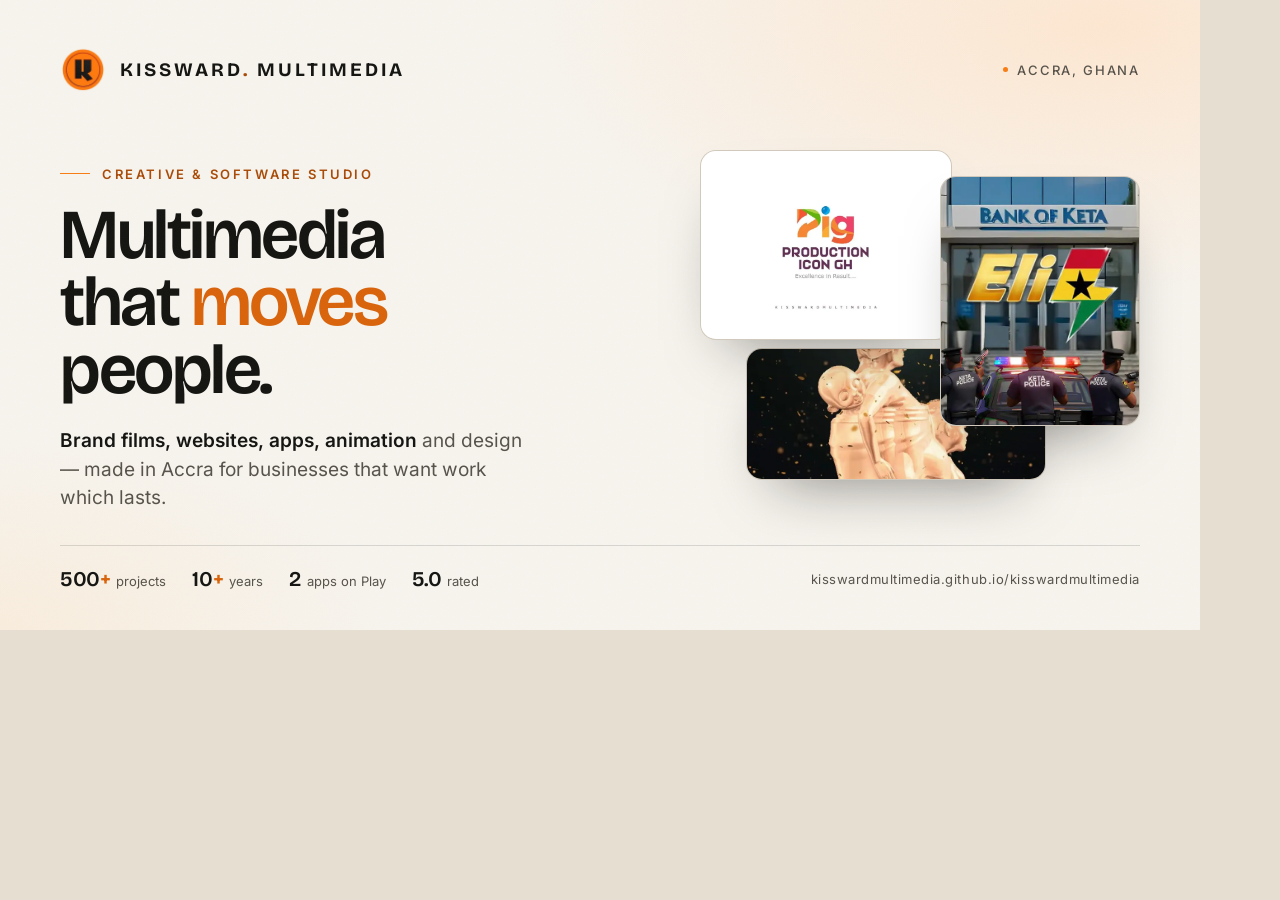
<file: og-image.html>
<!DOCTYPE html>
<html lang="en">
<head>
<meta charset="UTF-8" />
<meta name="robots" content="noindex, nofollow" />
<title>Kissward Multimedia — Open Graph image</title>
<style>
  @font-face {
    font-family: 'Bricolage Grotesque';
    font-style: normal;
    font-weight: 400 800;
    font-display: block;
    src: url('assets/fonts/bricolage-grotesque-400800-latin.woff2') format('woff2');
  }
  @font-face {
    font-family: 'Inter';
    font-style: normal;
    font-weight: 400 600;
    font-display: block;
    src: url('assets/fonts/inter-400600-latin.woff2') format('woff2');
  }

  * { box-sizing: border-box; margin: 0; padding: 0; }
  html, body { background: #e6ded0; overflow: hidden; }
  body { display: grid; place-items: start; }

  .og {
    position: relative;
    width: 1200px;
    height: 630px;
    overflow: hidden;
    background:
      radial-gradient(80% 72% at 92% 4%, #fde7d1 0%, rgba(253, 231, 209, 0) 60%),
      radial-gradient(52% 50% at 0% 100%, #f9eddd 0%, rgba(249, 237, 221, 0) 62%),
      #f7f4ee;
    color: #131310;
    font-family: 'Inter', system-ui, sans-serif;
  }
  .og::after {
    content: '';
    position: absolute;
    inset: 0;
    pointer-events: none;
    opacity: 0.035;
    background-image: url("data:image/svg+xml,%3Csvg xmlns='http://www.w3.org/2000/svg' width='160' height='160'%3E%3Cfilter id='n'%3E%3CfeTurbulence type='fractalNoise' baseFrequency='0.85' numOctaves='3'/%3E%3C/filter%3E%3Crect width='160' height='160' filter='url(%23n)'/%3E%3C/svg%3E");
  }

  .og__top {
    position: absolute;
    top: 46px;
    left: 60px;
    right: 60px;
    display: flex;
    align-items: center;
    justify-content: space-between;
  }
  .brand { display: flex; align-items: center; gap: 14px; }
  .brand img { width: 46px; height: 47px; object-fit: contain; }
  .brand span {
    font-family: 'Bricolage Grotesque', sans-serif;
    font-size: 19px;
    font-weight: 700;
    letter-spacing: 0.16em;
    text-transform: uppercase;
  }
  .brand b { color: #a94a06; }
  .place {
    display: inline-flex;
    align-items: center;
    gap: 9px;
    font-size: 13px;
    font-weight: 500;
    letter-spacing: 0.14em;
    text-transform: uppercase;
    color: #56524a;
  }
  .place::before { content: ''; width: 5px; height: 5px; border-radius: 50%; background: #f87c12; }

  .og__body {
    position: absolute;
    left: 60px;
    top: 158px;
    width: 610px;
  }
  .kicker {
    display: inline-flex;
    align-items: center;
    gap: 12px;
    font-size: 13px;
    font-weight: 600;
    letter-spacing: 0.2em;
    text-transform: uppercase;
    color: #a94a06;
  }
  .kicker::before { content: ''; width: 30px; height: 1px; background: #f87c12; }

  h1 {
    margin-top: 20px;
    font-family: 'Bricolage Grotesque', system-ui, sans-serif;
    font-size: 70px;
    font-weight: 600;
    line-height: 0.97;
    letter-spacing: -0.035em;
  }
  h1 em { font-style: normal; color: #d9630a; }
  .sub {
    margin-top: 22px;
    max-width: 470px;
    font-size: 19px;
    line-height: 1.5;
    color: #56524a;
  }
  .sub strong { color: #131310; font-weight: 600; }

  .og__bottom {
    position: absolute;
    left: 60px;
    right: 60px;
    bottom: 38px;
    display: flex;
    align-items: center;
    justify-content: space-between;
    padding-top: 20px;
    border-top: 1px solid rgba(19, 19, 16, 0.14);
  }
  .stats { display: flex; gap: 26px; }
  .stat { display: flex; align-items: baseline; gap: 6px; font-size: 13px; color: #56524a; }
  .stat b {
    font-family: 'Bricolage Grotesque', sans-serif;
    font-size: 21px;
    font-weight: 600;
    letter-spacing: -0.02em;
    color: #131310;
  }
  .stat i { font-style: normal; color: #d9630a; font-weight: 700; }
  .url { font-size: 13px; letter-spacing: 0.04em; color: #56524a; }

  .shot {
    position: absolute;
    right: 60px;
    top: 150px;
    width: 440px;
    height: 330px;
  }
  .shot figure {
    position: absolute;
    overflow: hidden;
    border-radius: 16px;
    border: 1px solid rgba(19, 19, 16, 0.1);
    box-shadow: 0 30px 60px -30px rgba(19, 19, 16, 0.5);
    background: #e6ded0;
  }
  .shot img { width: 100%; height: 100%; object-fit: cover; display: block; }
  .shot .a { left: 0; top: 0; width: 252px; height: 190px; z-index: 2; }
  .shot .b { right: 0; top: 26px; width: 200px; height: 250px; z-index: 3; }
  .shot .c { left: 46px; bottom: 0; width: 300px; height: 132px; z-index: 1; }
  .shot .a img { object-position: 50% 38%; }
  .shot .b img { object-position: 50% 26%; }
</style>
</head>
<body>
  <div class="og" id="og">
    <div class="og__top">
      <div class="brand">
        <img src="img/brand/logo-192.webp" alt="" />
        <span>Kissward<b>.</b> Multimedia</span>
      </div>
      <div class="place">Accra, Ghana</div>
    </div>

    <div class="og__body">
      <div class="kicker">Creative &amp; software studio</div>
      <h1>Multimedia<br />that <em>moves</em><br />people.</h1>
      <p class="sub"><strong>Brand films, websites, apps, animation</strong> and design — made in Accra for businesses that want work which lasts.</p>
    </div>

    <div class="shot" aria-hidden="true">
      <figure class="a"><img src="img/work/01-800.webp" alt="" /></figure>
      <figure class="b"><img src="img/work/07-480.webp" alt="" /></figure>
      <figure class="c"><img src="img/work/13-800.webp" alt="" /></figure>
    </div>

    <div class="og__bottom">
      <div class="stats">
        <span class="stat"><b>500<i>+</i></b> projects</span>
        <span class="stat"><b>10<i>+</i></b> years</span>
        <span class="stat"><b>2</b> apps on Play</span>
        <span class="stat"><b>5.0</b> rated</span>
      </div>
      <div class="url">kisswardmultimedia.github.io/kisswardmultimedia</div>
    </div>
  </div>
</body>
</html>
</file>
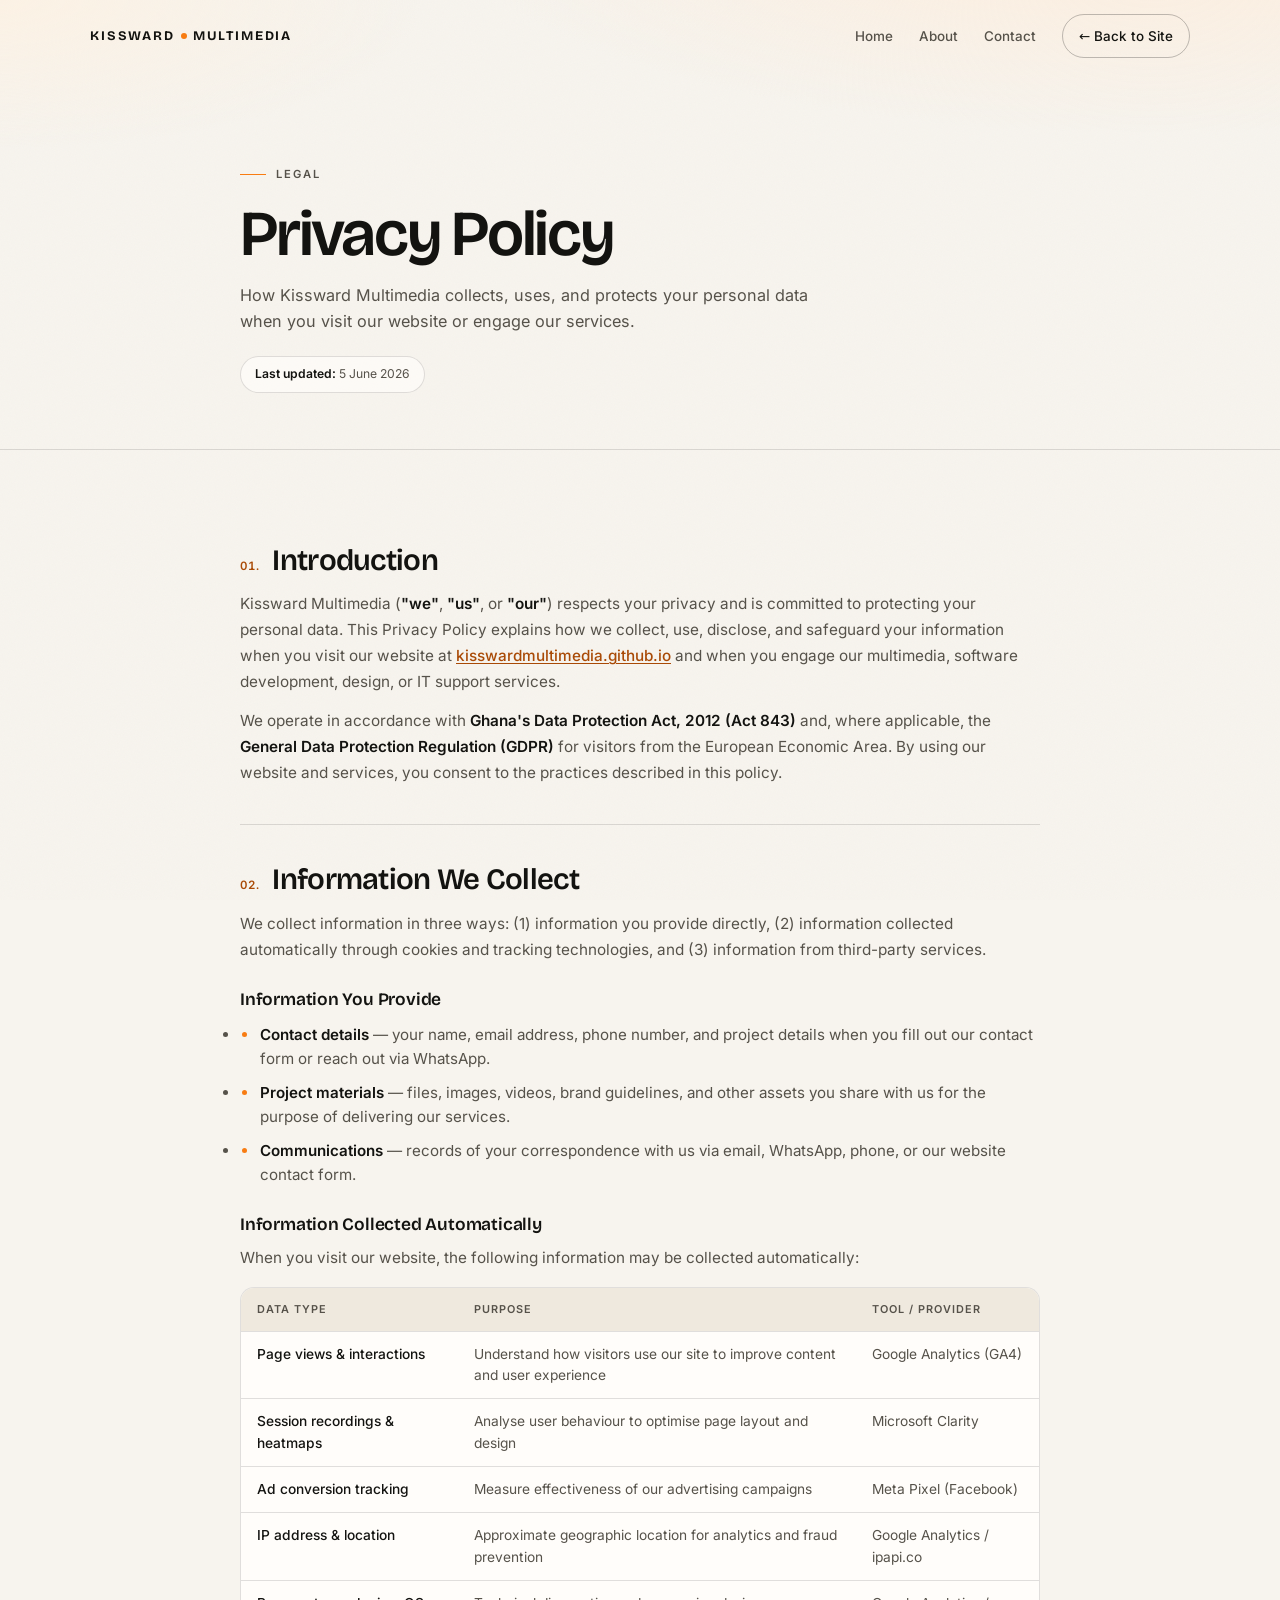
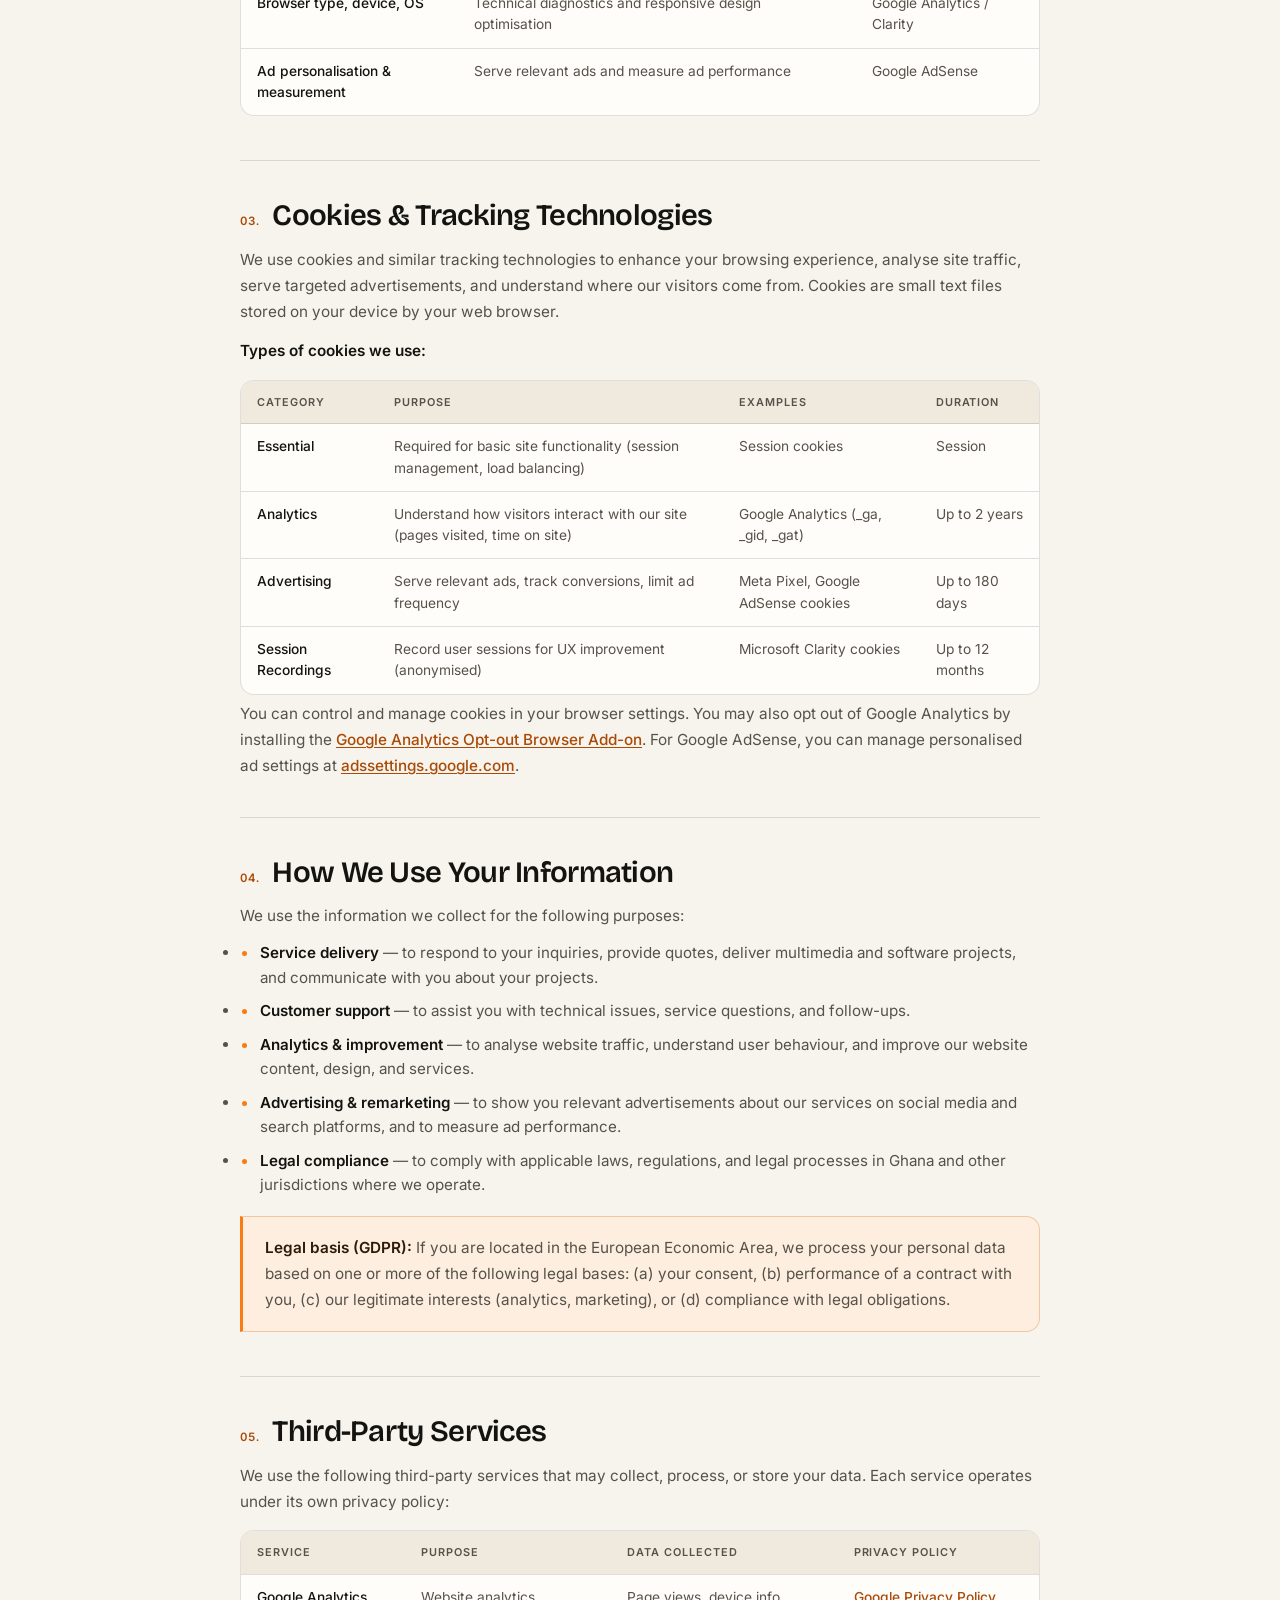
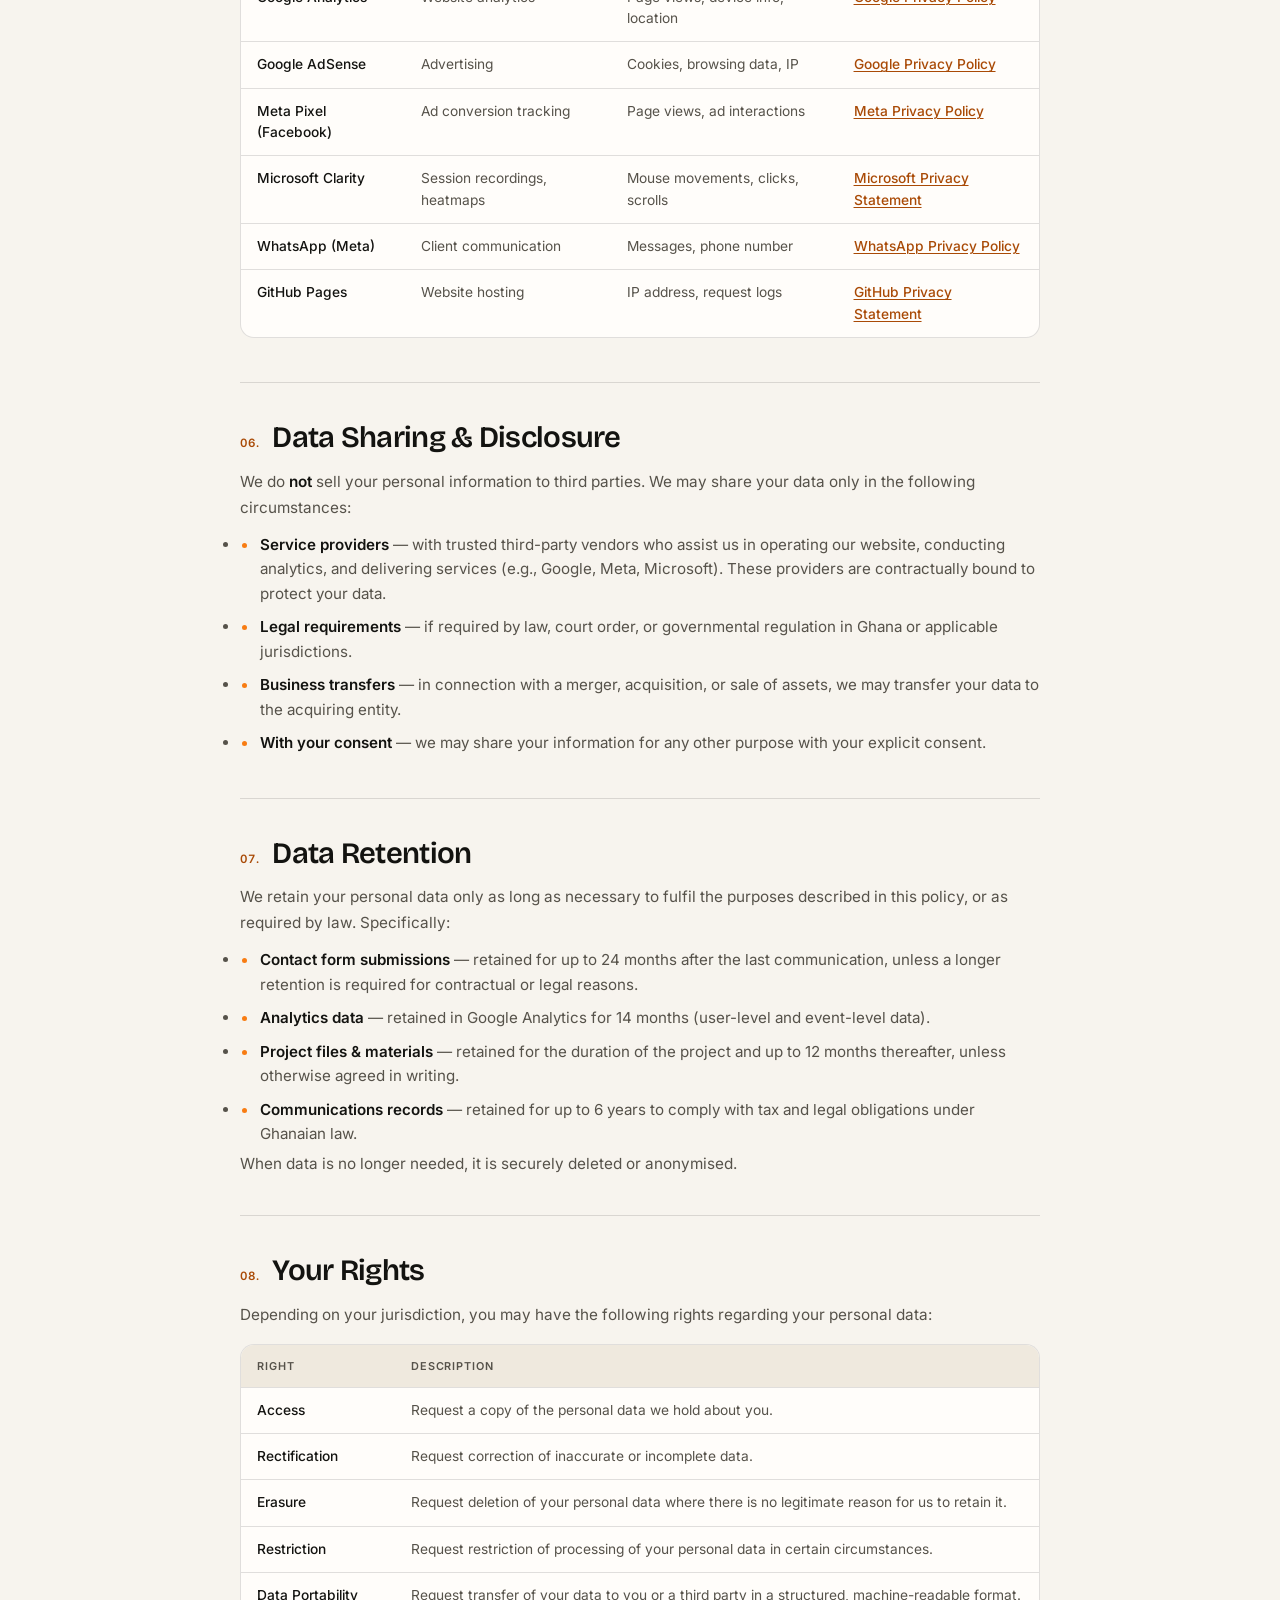
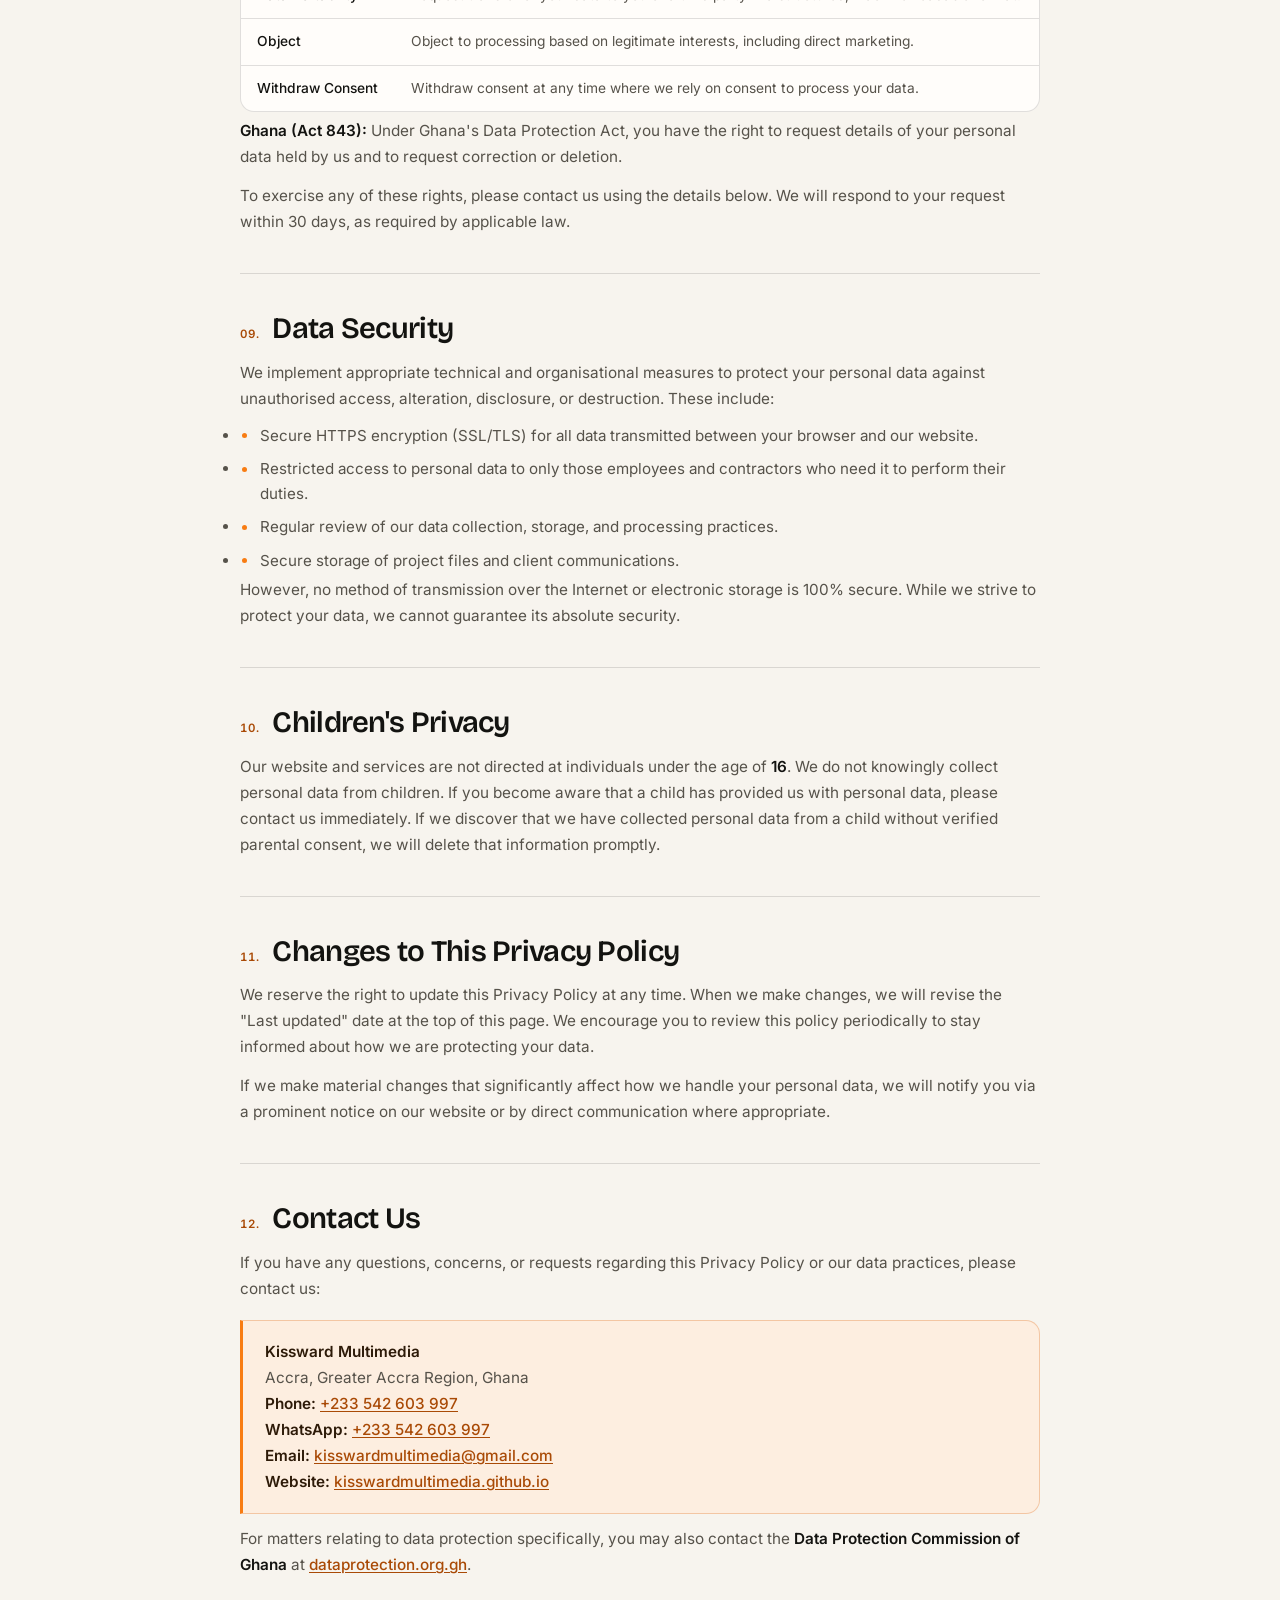
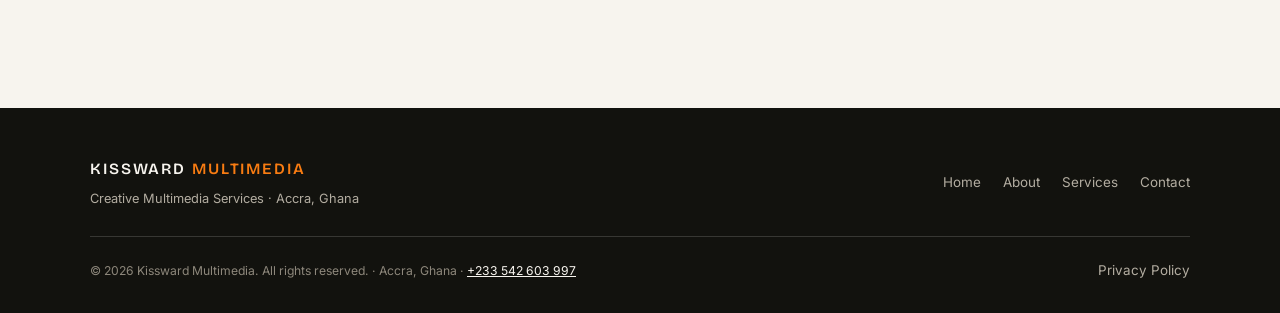
<file: privacy-policy.html>
<!DOCTYPE html>
<html lang="en-GH">
<head>
  <meta charset="UTF-8" />
  <meta name="viewport" content="width=device-width, initial-scale=1.0" />
  <meta http-equiv="X-UA-Compatible" content="IE=edge" />

  <title>Privacy Policy | Kissward Multimedia — Accra, Ghana</title>
  <meta name="description" content="Privacy Policy for Kissward Multimedia. Learn how we collect, use, and protect your personal data when you visit our website or use our services in Accra, Ghana." />
  <meta name="author" content="Kissward Multimedia" />
  <meta name="robots" content="index, follow, max-image-preview:large, max-snippet:-1" />
  <meta name="format-detection" content="telephone=yes" />
  <link rel="canonical" href="https://kisswardmultimedia.github.io/kisswardmultimedia/privacy-policy.html" />
  <link rel="sitemap" type="application/xml" href="https://kisswardmultimedia.github.io/kisswardmultimedia/sitemap.xml" />
  <meta name="theme-color" content="#f7f4ee" />

  <meta property="og:type" content="website" />
  <meta property="og:url" content="https://kisswardmultimedia.github.io/kisswardmultimedia/privacy-policy.html" />
  <meta property="og:title" content="Privacy Policy | Kissward Multimedia" />
  <meta property="og:description" content="How Kissward Multimedia collects, uses, and protects your personal data when you visit our website or engage our services." />
  <meta property="og:image" content="https://kisswardmultimedia.github.io/kisswardmultimedia/img/og-image.jpg" />
  <meta property="og:image:width" content="1200" />
  <meta property="og:image:height" content="630" />
  <meta property="og:locale" content="en_GH" />
  <meta property="og:site_name" content="Kissward Multimedia" />

  <meta name="twitter:card" content="summary_large_image" />
  <meta name="twitter:site" content="@kissward_mm" />
  <meta name="twitter:title" content="Privacy Policy | Kissward Multimedia" />
  <meta name="twitter:description" content="How Kissward Multimedia collects, uses, and protects your personal data in Accra, Ghana." />
  <meta name="twitter:image" content="https://kisswardmultimedia.github.io/kisswardmultimedia/img/og-image.jpg" />

  <link rel="icon" type="image/png" sizes="32x32" href="img/kisswardmultimedia-logo.png" />
  <link rel="icon" type="image/png" sizes="192x192" href="img/icon-192x192.png" />
  <link rel="apple-touch-icon" href="img/apple-touch-icon.png" />
  <link rel="manifest" href="manifest.webmanifest" />

  <link rel="preload" href="assets/fonts/bricolage-grotesque-400800-latin.woff2" as="font" type="font/woff2" crossorigin />
  <link rel="preload" href="assets/fonts/inter-400600-latin.woff2" as="font" type="font/woff2" crossorigin />
  <link rel="stylesheet" href="assets/css/privacy.css" />

  <script type="application/ld+json">
  {
    "@context": "https://schema.org",
    "@type": "WebPage",
    "name": "Privacy Policy",
    "url": "https://kisswardmultimedia.github.io/kisswardmultimedia/privacy-policy.html",
    "description": "Privacy Policy for Kissward Multimedia, a creative and software studio in Accra, Ghana.",
    "isPartOf": {
      "@type": "WebSite",
      "name": "Kissward Multimedia",
      "url": "https://kisswardmultimedia.github.io/kisswardmultimedia/"
    },
    "publisher": {
      "@type": "Organization",
      "name": "Kissward Multimedia",
      "url": "https://kisswardmultimedia.github.io/kisswardmultimedia/",
      "logo": "https://kisswardmultimedia.github.io/kisswardmultimedia/img/brand/logo-192.webp"
    }
  }
  </script>

</head>
<body>

  <a href="#main-content" class="skip-link">Skip to content</a>

  <!-- NAV -->
  <nav id="navbar">
    <div class="nav-inner">
      <a href="https://kisswardmultimedia.github.io/kisswardmultimedia/" class="nav-logo">
        KISSWARD
        <span class="nav-logo-dot"></span>
        MULTIMEDIA
      </a>
      <div class="nav-links">
        <a href="https://kisswardmultimedia.github.io/kisswardmultimedia/">Home</a>
        <a href="https://kisswardmultimedia.github.io/kisswardmultimedia/#about">About</a>
        <a href="https://kisswardmultimedia.github.io/kisswardmultimedia/#contact">Contact</a>
        <a href="https://kisswardmultimedia.github.io/kisswardmultimedia/" class="nav-back">&larr; Back to Site</a>
      </div>
    </div>
  </nav>

  <main id="main-content">
  <!-- HERO -->
  <section class="pp-hero">
    <div class="pp-hero-bg" aria-hidden="true"></div>
    <div class="pp-hero-content">
      <div class="container">
        <span class="pp-hero-label">Legal</span>
        <h1>Privacy Policy</h1>
        <p>How Kissward Multimedia collects, uses, and protects your personal data when you visit our website or engage our services.</p>
        <span class="last-updated"><strong>Last updated:</strong> 5 June 2026</span>
      </div>
    </div>
  </section>

  <!-- CONTENT -->
  <div class="pp-content">
    <div class="container">

      <!-- 1. Introduction -->
      <div class="pp-section">
        <h2><span class="h2-gold">01.</span> Introduction</h2>
        <p>
          Kissward Multimedia (<strong>"we"</strong>, <strong>"us"</strong>, or <strong>"our"</strong>) respects your privacy and is committed to protecting your personal data. This Privacy Policy explains how we collect, use, disclose, and safeguard your information when you visit our website at <a href="https://kisswardmultimedia.github.io/kisswardmultimedia/">kisswardmultimedia.github.io</a> and when you engage our multimedia, software development, design, or IT support services.
        </p>
        <p>
          We operate in accordance with <strong>Ghana's Data Protection Act, 2012 (Act 843)</strong> and, where applicable, the <strong>General Data Protection Regulation (GDPR)</strong> for visitors from the European Economic Area. By using our website and services, you consent to the practices described in this policy.
        </p>
      </div>

      <!-- 2. Information We Collect -->
      <div class="pp-section">
        <h2><span class="h2-gold">02.</span> Information We Collect</h2>
        <p>We collect information in three ways: (1) information you provide directly, (2) information collected automatically through cookies and tracking technologies, and (3) information from third-party services.</p>

        <h3>Information You Provide</h3>
        <ul>
          <li><strong>Contact details</strong> — your name, email address, phone number, and project details when you fill out our contact form or reach out via WhatsApp.</li>
          <li><strong>Project materials</strong> — files, images, videos, brand guidelines, and other assets you share with us for the purpose of delivering our services.</li>
          <li><strong>Communications</strong> — records of your correspondence with us via email, WhatsApp, phone, or our website contact form.</li>
        </ul>

        <h3>Information Collected Automatically</h3>
        <p>When you visit our website, the following information may be collected automatically:</p>
        <div class="pp-table-wrap">
          <table class="pp-table">
            <thead>
              <tr>
                <th>Data Type</th>
                <th>Purpose</th>
                <th>Tool / Provider</th>
              </tr>
            </thead>
            <tbody>
              <tr>
                <td>Page views &amp; interactions</td>
                <td>Understand how visitors use our site to improve content and user experience</td>
                <td>Google Analytics (GA4)</td>
              </tr>
              <tr>
                <td>Session recordings &amp; heatmaps</td>
                <td>Analyse user behaviour to optimise page layout and design</td>
                <td>Microsoft Clarity</td>
              </tr>
              <tr>
                <td>Ad conversion tracking</td>
                <td>Measure effectiveness of our advertising campaigns</td>
                <td>Meta Pixel (Facebook)</td>
              </tr>
              <tr>
                <td>IP address &amp; location</td>
                <td>Approximate geographic location for analytics and fraud prevention</td>
                <td>Google Analytics / ipapi.co</td>
              </tr>
              <tr>
                <td>Browser type, device, OS</td>
                <td>Technical diagnostics and responsive design optimisation</td>
                <td>Google Analytics / Clarity</td>
              </tr>
              <tr>
                <td>Ad personalisation &amp; measurement</td>
                <td>Serve relevant ads and measure ad performance</td>
                <td>Google AdSense</td>
              </tr>
            </tbody>
          </table>
        </div>
      </div>

      <!-- 3. Cookies -->
      <div class="pp-section">
        <h2><span class="h2-gold">03.</span> Cookies &amp; Tracking Technologies</h2>
        <p>
          We use cookies and similar tracking technologies to enhance your browsing experience, analyse site traffic, serve targeted advertisements, and understand where our visitors come from. Cookies are small text files stored on your device by your web browser.
        </p>
        <p><strong>Types of cookies we use:</strong></p>
        <div class="pp-table-wrap">
          <table class="pp-table">
            <thead>
              <tr>
                <th>Category</th>
                <th>Purpose</th>
                <th>Examples</th>
                <th>Duration</th>
              </tr>
            </thead>
            <tbody>
              <tr>
                <td>Essential</td>
                <td>Required for basic site functionality (session management, load balancing)</td>
                <td>Session cookies</td>
                <td>Session</td>
              </tr>
              <tr>
                <td>Analytics</td>
                <td>Understand how visitors interact with our site (pages visited, time on site)</td>
                <td>Google Analytics (_ga, _gid, _gat)</td>
                <td>Up to 2 years</td>
              </tr>
              <tr>
                <td>Advertising</td>
                <td>Serve relevant ads, track conversions, limit ad frequency</td>
                <td>Meta Pixel, Google AdSense cookies</td>
                <td>Up to 180 days</td>
              </tr>
              <tr>
                <td>Session Recordings</td>
                <td>Record user sessions for UX improvement (anonymised)</td>
                <td>Microsoft Clarity cookies</td>
                <td>Up to 12 months</td>
              </tr>
            </tbody>
          </table>
        </div>
        <p>
          You can control and manage cookies in your browser settings. You may also opt out of Google Analytics by installing the
          <a href="https://tools.google.com/dlpage/gaoptout" target="_blank" rel="noopener">Google Analytics Opt-out Browser Add-on</a>.
          For Google AdSense, you can manage personalised ad settings at
          <a href="https://adssettings.google.com" target="_blank" rel="noopener">adssettings.google.com</a>.
        </p>
      </div>

      <!-- 4. How We Use Your Data -->
      <div class="pp-section">
        <h2><span class="h2-gold">04.</span> How We Use Your Information</h2>
        <p>We use the information we collect for the following purposes:</p>
        <ul>
          <li><strong>Service delivery</strong> — to respond to your inquiries, provide quotes, deliver multimedia and software projects, and communicate with you about your projects.</li>
          <li><strong>Customer support</strong> — to assist you with technical issues, service questions, and follow-ups.</li>
          <li><strong>Analytics &amp; improvement</strong> — to analyse website traffic, understand user behaviour, and improve our website content, design, and services.</li>
          <li><strong>Advertising &amp; remarketing</strong> — to show you relevant advertisements about our services on social media and search platforms, and to measure ad performance.</li>
          <li><strong>Legal compliance</strong> — to comply with applicable laws, regulations, and legal processes in Ghana and other jurisdictions where we operate.</li>
        </ul>
        <div class="highlight-box">
          <p><strong>Legal basis (GDPR):</strong> If you are located in the European Economic Area, we process your personal data based on one or more of the following legal bases: (a) your consent, (b) performance of a contract with you, (c) our legitimate interests (analytics, marketing), or (d) compliance with legal obligations.</p>
        </div>
      </div>

      <!-- 5. Third-Party Services -->
      <div class="pp-section">
        <h2><span class="h2-gold">05.</span> Third-Party Services</h2>
        <p>We use the following third-party services that may collect, process, or store your data. Each service operates under its own privacy policy:</p>
        <div class="pp-table-wrap">
          <table class="pp-table">
            <thead>
              <tr>
                <th>Service</th>
                <th>Purpose</th>
                <th>Data Collected</th>
                <th>Privacy Policy</th>
              </tr>
            </thead>
            <tbody>
              <tr>
                <td>Google Analytics</td>
                <td>Website analytics</td>
                <td>Page views, device info, location</td>
                <td><a href="https://policies.google.com/privacy" target="_blank" rel="noopener">Google Privacy Policy</a></td>
              </tr>
              <tr>
                <td>Google AdSense</td>
                <td>Advertising</td>
                <td>Cookies, browsing data, IP</td>
                <td><a href="https://policies.google.com/privacy" target="_blank" rel="noopener">Google Privacy Policy</a></td>
              </tr>
              <tr>
                <td>Meta Pixel (Facebook)</td>
                <td>Ad conversion tracking</td>
                <td>Page views, ad interactions</td>
                <td><a href="https://www.facebook.com/privacy/policy" target="_blank" rel="noopener">Meta Privacy Policy</a></td>
              </tr>
              <tr>
                <td>Microsoft Clarity</td>
                <td>Session recordings, heatmaps</td>
                <td>Mouse movements, clicks, scrolls</td>
                <td><a href="https://privacy.microsoft.com/en-us/privacystatement" target="_blank" rel="noopener">Microsoft Privacy Statement</a></td>
              </tr>
              <tr>
                <td>WhatsApp (Meta)</td>
                <td>Client communication</td>
                <td>Messages, phone number</td>
                <td><a href="https://www.whatsapp.com/legal/privacy-policy" target="_blank" rel="noopener">WhatsApp Privacy Policy</a></td>
              </tr>
              <tr>
                <td>GitHub Pages</td>
                <td>Website hosting</td>
                <td>IP address, request logs</td>
                <td><a href="https://docs.github.com/en/site-policy/privacy-policies/github-privacy-statement" target="_blank" rel="noopener">GitHub Privacy Statement</a></td>
              </tr>
            </tbody>
          </table>
        </div>
      </div>

      <!-- 6. Data Sharing -->
      <div class="pp-section">
        <h2><span class="h2-gold">06.</span> Data Sharing &amp; Disclosure</h2>
        <p>We do <strong>not</strong> sell your personal information to third parties. We may share your data only in the following circumstances:</p>
        <ul>
          <li><strong>Service providers</strong> — with trusted third-party vendors who assist us in operating our website, conducting analytics, and delivering services (e.g., Google, Meta, Microsoft). These providers are contractually bound to protect your data.</li>
          <li><strong>Legal requirements</strong> — if required by law, court order, or governmental regulation in Ghana or applicable jurisdictions.</li>
          <li><strong>Business transfers</strong> — in connection with a merger, acquisition, or sale of assets, we may transfer your data to the acquiring entity.</li>
          <li><strong>With your consent</strong> — we may share your information for any other purpose with your explicit consent.</li>
        </ul>
      </div>

      <!-- 7. Data Retention -->
      <div class="pp-section">
        <h2><span class="h2-gold">07.</span> Data Retention</h2>
        <p>
          We retain your personal data only as long as necessary to fulfil the purposes described in this policy, or as required by law. Specifically:
        </p>
        <ul>
          <li><strong>Contact form submissions</strong> — retained for up to 24 months after the last communication, unless a longer retention is required for contractual or legal reasons.</li>
          <li><strong>Analytics data</strong> — retained in Google Analytics for 14 months (user-level and event-level data).</li>
          <li><strong>Project files &amp; materials</strong> — retained for the duration of the project and up to 12 months thereafter, unless otherwise agreed in writing.</li>
          <li><strong>Communications records</strong> — retained for up to 6 years to comply with tax and legal obligations under Ghanaian law.</li>
        </ul>
        <p>When data is no longer needed, it is securely deleted or anonymised.</p>
      </div>

      <!-- 8. Your Rights -->
      <div class="pp-section">
        <h2><span class="h2-gold">08.</span> Your Rights</h2>
        <p>Depending on your jurisdiction, you may have the following rights regarding your personal data:</p>
        <div class="pp-table-wrap">
          <table class="pp-table">
            <thead>
              <tr>
                <th>Right</th>
                <th>Description</th>
              </tr>
            </thead>
            <tbody>
              <tr>
                <td>Access</td>
                <td>Request a copy of the personal data we hold about you.</td>
              </tr>
              <tr>
                <td>Rectification</td>
                <td>Request correction of inaccurate or incomplete data.</td>
              </tr>
              <tr>
                <td>Erasure</td>
                <td>Request deletion of your personal data where there is no legitimate reason for us to retain it.</td>
              </tr>
              <tr>
                <td>Restriction</td>
                <td>Request restriction of processing of your personal data in certain circumstances.</td>
              </tr>
              <tr>
                <td>Data Portability</td>
                <td>Request transfer of your data to you or a third party in a structured, machine-readable format.</td>
              </tr>
              <tr>
                <td>Object</td>
                <td>Object to processing based on legitimate interests, including direct marketing.</td>
              </tr>
              <tr>
                <td>Withdraw Consent</td>
                <td>Withdraw consent at any time where we rely on consent to process your data.</td>
              </tr>
            </tbody>
          </table>
        </div>
        <p>
          <strong>Ghana (Act 843):</strong> Under Ghana's Data Protection Act, you have the right to request details of your personal data held by us and to request correction or deletion.
        </p>
        <p>
          To exercise any of these rights, please contact us using the details below. We will respond to your request within 30 days, as required by applicable law.
        </p>
      </div>

      <!-- 9. Data Security -->
      <div class="pp-section">
        <h2><span class="h2-gold">09.</span> Data Security</h2>
        <p>
          We implement appropriate technical and organisational measures to protect your personal data against unauthorised access, alteration, disclosure, or destruction. These include:
        </p>
        <ul>
          <li>Secure HTTPS encryption (SSL/TLS) for all data transmitted between your browser and our website.</li>
          <li>Restricted access to personal data to only those employees and contractors who need it to perform their duties.</li>
          <li>Regular review of our data collection, storage, and processing practices.</li>
          <li>Secure storage of project files and client communications.</li>
        </ul>
        <p>
          However, no method of transmission over the Internet or electronic storage is 100% secure. While we strive to protect your data, we cannot guarantee its absolute security.
        </p>
      </div>

      <!-- 10. Children's Privacy -->
      <div class="pp-section">
        <h2><span class="h2-gold">10.</span> Children's Privacy</h2>
        <p>
          Our website and services are not directed at individuals under the age of <strong>16</strong>. We do not knowingly collect personal data from children. If you become aware that a child has provided us with personal data, please contact us immediately. If we discover that we have collected personal data from a child without verified parental consent, we will delete that information promptly.
        </p>
      </div>

      <!-- 11. Changes to This Policy -->
      <div class="pp-section">
        <h2><span class="h2-gold">11.</span> Changes to This Privacy Policy</h2>
        <p>
          We reserve the right to update this Privacy Policy at any time. When we make changes, we will revise the "Last updated" date at the top of this page. We encourage you to review this policy periodically to stay informed about how we are protecting your data.
        </p>
        <p>
          If we make material changes that significantly affect how we handle your personal data, we will notify you via a prominent notice on our website or by direct communication where appropriate.
        </p>
      </div>

      <!-- 12. Contact -->
      <div class="pp-section">
        <h2><span class="h2-gold">12.</span> Contact Us</h2>
        <p>
          If you have any questions, concerns, or requests regarding this Privacy Policy or our data practices, please contact us:
        </p>
        <div class="highlight-box">
          <p>
            <strong>Kissward Multimedia</strong><br />
            Accra, Greater Accra Region, Ghana<br />
            <strong>Phone:</strong> <a href="tel:+233542603997">+233 542 603 997</a><br />
            <strong>WhatsApp:</strong> <a href="https://wa.me/233542603997" target="_blank" rel="noopener">+233 542 603 997</a><br />
            <strong>Email:</strong> <a href="mailto:kisswardmultimedia@gmail.com">kisswardmultimedia@gmail.com</a><br />
            <strong>Website:</strong> <a href="https://kisswardmultimedia.github.io/kisswardmultimedia/">kisswardmultimedia.github.io</a>
          </p>
        </div>
        <p style="margin-top: 12px;">
          For matters relating to data protection specifically, you may also contact the <strong>Data Protection Commission of Ghana</strong> at <a href="https://www.dataprotection.org.gh" target="_blank" rel="noopener">dataprotection.org.gh</a>.
        </p>
      </div>

    </div>
  </div>
  </main>

  <!-- FOOTER -->
  <footer>
    <div class="footer-inner">
      <div class="footer-top">
        <div>
          <div class="footer-logo">KISSWARD <span>MULTIMEDIA</span></div>
          <div class="footer-tagline">Creative Multimedia Services &middot; Accra, Ghana</div>
        </div>
        <div class="footer-links">
          <a href="https://kisswardmultimedia.github.io/kisswardmultimedia/">Home</a>
          <a href="https://kisswardmultimedia.github.io/kisswardmultimedia/#about">About</a>
          <a href="https://kisswardmultimedia.github.io/kisswardmultimedia/#services">Services</a>
          <a href="https://kisswardmultimedia.github.io/kisswardmultimedia/#contact">Contact</a>
        </div>
      </div>
      <div class="footer-divider"></div>
      <div class="footer-bottom">
        <p class="footer-copy">&copy; 2026 Kissward Multimedia. All rights reserved. &middot; Accra, Ghana &middot; <a href="tel:+233542603997">+233 542 603 997</a></p>
        <div class="footer-links">
          <a href="privacy-policy.html">Privacy Policy</a>
        </div>
      </div>
    </div>
  </footer>

  <script>
    // Navbar scroll effect
    const nav = document.getElementById('navbar');
    window.addEventListener('scroll', () => {
      nav.classList.toggle('scrolled', window.scrollY > 40);
    });
    // Trigger once on load
    if (window.scrollY > 40) nav.classList.add('scrolled');
  </script>

</body>
</html>
</file>
<file: assets/css/style.css>
@font-face{font-family:'Bricolage Grotesque';font-style:normal;font-weight:400 800;font-display:swap;src:url('../fonts/bricolage-grotesque-400800-latin.woff2') format('woff2');unicode-range:U+0000-00FF,U+0131,U+0152-0153,U+02BB-02BC,U+02C6,U+02DA,U+02DC,U+0304,U+0308,U+0329,U+2000-206F,U+20AC,U+2122,U+2191,U+2193,U+2212,U+2215,U+FEFF,U+FFFD;}
@font-face{font-family:'Inter';font-style:normal;font-weight:400 600;font-display:swap;src:url('../fonts/inter-400600-latin.woff2') format('woff2');unicode-range:U+0000-00FF,U+0131,U+0152-0153,U+02BB-02BC,U+02C6,U+02DA,U+02DC,U+0304,U+0308,U+0329,U+2000-206F,U+20AC,U+2122,U+2191,U+2193,U+2212,U+2215,U+FEFF,U+FFFD;}

/* ==========================================================================
   Tokens
   ========================================================================== */
:root {
  --paper: #f7f4ee;
  --paper-2: #efe9de;
  --paper-3: #e6ded0;
  --white: #fffdfa;
  --ink: #131310;
  --ink-2: #56524a;
  --ink-3: #726c61;
  --line: rgba(19, 19, 16, 0.13);
  --line-2: rgba(19, 19, 16, 0.26);
  --orange: #f87c12;
  --orange-600: #d9630a;
  --orange-700: #a94a06;
  --orange-tint: #fdeee0;
  --radius-sm: 10px;
  --radius: 16px;
  --radius-lg: 24px;
  --shadow-sm: 0 1px 2px rgba(19, 19, 16, 0.05);
  --shadow: 0 22px 48px -24px rgba(19, 19, 16, 0.32);
  --font-display: 'Bricolage Grotesque', 'Segoe UI', system-ui, sans-serif;
  --font-body: 'Inter', 'Segoe UI', system-ui, sans-serif;
  --gutter: clamp(20px, 4.6vw, 40px);
  --section-y: clamp(48px, 7.6vw, 104px);
  --max: 1220px;
  --ease: cubic-bezier(0.22, 0.61, 0.36, 1);
  --head-h: 64px;
}

/* Dark band: local token overrides so every component flips cleanly */
.band-dark {
  --ink: #f7f4ee;
  --ink-2: #b3ada1;
  --ink-3: #8d877b;
  --line: rgba(247, 244, 238, 0.15);
  --line-2: rgba(247, 244, 238, 0.3);
  --white: #1b1b16;
  --paper: #12120e;
  --paper-2: #1b1b16;
  --shadow: 0 22px 48px -24px rgba(0, 0, 0, 0.7);
  background: #12120e;
  color: #f7f4ee;
}

/* ==========================================================================
   Base
   ========================================================================== */
*,
*::before,
*::after { box-sizing: border-box; }

html {
  -webkit-text-size-adjust: 100%;
  scroll-behavior: smooth;
  scroll-padding-top: calc(var(--head-h) + 20px);
}

body {
  margin: 0;
  background: var(--paper);
  color: var(--ink);
  font-family: var(--font-body);
  font-size: 1rem;
  line-height: 1.62;
  -webkit-font-smoothing: antialiased;
  -moz-osx-font-smoothing: grayscale;
  overflow-x: hidden;
}

body::before {
  content: '';
  position: fixed;
  inset: 0;
  z-index: 0;
  pointer-events: none;
  opacity: 0.028;
  background-image: url("data:image/svg+xml,%3Csvg xmlns='http://www.w3.org/2000/svg' width='160' height='160'%3E%3Cfilter id='n'%3E%3CfeTurbulence type='fractalNoise' baseFrequency='0.85' numOctaves='3'/%3E%3C/filter%3E%3Crect width='160' height='160' filter='url(%23n)'/%3E%3C/svg%3E");
}

body.is-locked { overflow: hidden; }

img,
svg,
video { display: block; max-width: 100%; }
img { height: auto; }

h1, h2, h3, h4 {
  margin: 0;
  font-family: var(--font-display);
  font-weight: 600;
  line-height: 1.03;
  letter-spacing: -0.022em;
  text-wrap: balance;
}

p { margin: 0; }

a { color: inherit; }

ul, ol { margin: 0; padding: 0; list-style: none; }

button, input, select, textarea { font: inherit; color: inherit; }

button { cursor: pointer; }

:focus-visible {
  outline: 2px solid var(--orange);
  outline-offset: 3px;
  border-radius: 4px;
}

::selection { background: var(--orange); color: #12120e; }

.skip-link {
  position: fixed;
  top: 10px;
  left: 10px;
  z-index: 200;
  padding: 12px 18px;
  border-radius: 999px;
  background: var(--ink);
  color: var(--paper);
  font-size: 0.85rem;
  font-weight: 600;
  text-decoration: none;
  transform: translateY(-160%);
  transition: transform 0.2s var(--ease);
}
.skip-link:focus { transform: translateY(0); }

.visually-hidden {
  position: absolute !important;
  width: 1px; height: 1px;
  margin: -1px; padding: 0;
  overflow: hidden;
  clip: rect(0 0 0 0);
  white-space: nowrap;
  border: 0;
}

/* ==========================================================================
   Layout primitives
   ========================================================================== */
.container {
  width: 100%;
  max-width: var(--max);
  margin-inline: auto;
  padding-inline: var(--gutter);
  position: relative;
  z-index: 1;
}

.section { padding-block: var(--section-y); }
.section--tight { padding-block: clamp(42px, 5.5vw, 72px); }
.section--paper2 { background: var(--paper-2); }
.section--line { border-top: 1px solid var(--line); }

.sec-head {
  display: grid;
  gap: 16px;
  margin-bottom: clamp(26px, 3.6vw, 46px);
}

.sec-head__title {
  font-size: clamp(1.95rem, 4.4vw, 3.05rem);
  max-width: 22ch;
}

.sec-head__aside {
  color: var(--ink-2);
  font-size: 0.95rem;
  max-width: 46ch;
}

.eyebrow {
  display: inline-flex;
  align-items: center;
  gap: 10px;
  font-size: 0.7rem;
  font-weight: 600;
  letter-spacing: 0.17em;
  text-transform: uppercase;
  color: var(--ink-2);
}
.eyebrow::before {
  content: '';
  width: 26px;
  height: 1px;
  background: var(--orange);
  flex: none;
}
.eyebrow__num { color: var(--orange-700); font-variant-numeric: tabular-nums; }

.accent { color: var(--orange-600); }

.lede {
  color: var(--ink-2);
  font-size: 1.02rem;
  max-width: 52ch;
}

/* Buttons */
.btn {
  display: inline-flex;
  align-items: center;
  justify-content: center;
  gap: 10px;
  min-height: 50px;
  padding: 0 24px;
  border: 1px solid transparent;
  border-radius: 999px;
  font-size: 0.94rem;
  font-weight: 600;
  letter-spacing: -0.01em;
  text-decoration: none;
  transition: background 0.25s var(--ease), color 0.25s var(--ease),
              border-color 0.25s var(--ease), transform 0.25s var(--ease);
}
.btn svg { flex: none; }
.btn--primary { background: var(--ink); color: var(--paper); }
.btn--primary:hover { background: var(--orange-600); color: #fffdfa; transform: translateY(-1px); }
.btn--ghost { border-color: var(--line-2); color: var(--ink); }
.btn--ghost:hover { border-color: var(--ink); background: rgba(19, 19, 16, 0.04); }
.btn--light { background: var(--paper); color: #12120e; }
.btn--light:hover { background: var(--orange); }
.btn--sm { min-height: 42px; padding: 0 18px; font-size: 0.85rem; }

.textlink {
  display: inline-flex;
  align-items: center;
  gap: 6px;
  color: var(--ink-2);
  font-weight: 600;
  font-size: 0.9rem;
  text-decoration: none;
  background-image: linear-gradient(var(--orange), var(--orange));
  background-repeat: no-repeat;
  background-position: 0 100%;
  background-size: 100% 1px;
  padding-block: 6px 4px;
  transition: background-size 0.3s var(--ease), color 0.2s;
}
.textlink:hover { background-size: 100% 2px; }
.textlink span { transition: transform 0.25s var(--ease); }
.textlink:hover span { transform: translate(2px, -2px); }

/* ==========================================================================
   Header
   ========================================================================== */
.site-head {
  position: fixed;
  inset: 0 0 auto;
  z-index: 100;
  transition: background 0.3s var(--ease), border-color 0.3s var(--ease),
              box-shadow 0.3s var(--ease);
  border-bottom: 1px solid transparent;
}
.site-head.is-scrolled {
  background: rgba(247, 244, 238, 0.86);
  -webkit-backdrop-filter: saturate(180%) blur(16px);
  backdrop-filter: saturate(180%) blur(16px);
  border-bottom-color: var(--line);
}

.head-inner {
  display: flex;
  align-items: center;
  justify-content: space-between;
  gap: 16px;
  height: var(--head-h);
}

.brand {
  display: inline-flex;
  align-items: center;
  gap: 10px;
  text-decoration: none;
  color: var(--ink);
  min-height: 44px;
}
.brand__img { width: 28px; height: 28px; object-fit: contain; }
.brand__name {
  font-family: var(--font-display);
  font-size: 0.82rem;
  font-weight: 700;
  letter-spacing: 0.12em;
  text-transform: uppercase;
  white-space: nowrap;
}
.brand__name b { color: var(--orange-600); font-weight: 700; }

.nav { display: none; }

.head-cta { display: none; }

.burger {
  display: inline-flex;
  flex-direction: column;
  align-items: center;
  justify-content: center;
  gap: 5px;
  width: 44px;
  height: 44px;
  margin-right: -8px;
  padding: 0;
  border: 0;
  border-radius: 12px;
  background: none;
}
.burger span {
  width: 22px;
  height: 2px;
  border-radius: 2px;
  background: var(--ink);
  transition: transform 0.3s var(--ease), opacity 0.2s;
}
.burger[aria-expanded='true'] span:nth-child(1) { transform: translateY(7px) rotate(45deg); }
.burger[aria-expanded='true'] span:nth-child(2) { opacity: 0; }
.burger[aria-expanded='true'] span:nth-child(3) { transform: translateY(-7px) rotate(-45deg); }

/* Mobile menu */
.menu {
  position: fixed;
  inset: 0;
  z-index: 110;
  display: flex;
  flex-direction: column;
  padding: 18px var(--gutter) calc(28px + env(safe-area-inset-bottom));
  background: var(--paper);
  transform: translateY(-101%);
  visibility: hidden;
  transition: transform 0.42s var(--ease), visibility 0.42s;
  overflow-y: auto;
}
.menu.is-open { transform: translateY(0); visibility: visible; }

.menu__top {
  display: flex;
  align-items: center;
  justify-content: space-between;
  height: var(--head-h);
  flex: none;
}
.menu__close {
  width: 44px; height: 44px;
  display: grid; place-items: center;
  border: 1px solid var(--line);
  border-radius: 50%;
  background: none;
  margin-right: -8px;
}
.menu__list { margin-top: 24px; display: grid; gap: 2px; }
.menu__link {
  display: flex;
  align-items: baseline;
  gap: 14px;
  padding: 14px 0;
  border-bottom: 1px solid var(--line);
  font-family: var(--font-display);
  font-size: clamp(1.5rem, 7vw, 2rem);
  font-weight: 500;
  letter-spacing: -0.02em;
  text-decoration: none;
  color: var(--ink);
}
.menu__link small {
  font-family: var(--font-body);
  font-size: 0.68rem;
  letter-spacing: 0.12em;
  color: var(--orange-700);
  font-variant-numeric: tabular-nums;
}
.menu__foot { margin-top: auto; padding-top: 28px; display: grid; gap: 12px; }
.menu__contact { color: var(--ink-2); font-size: 0.88rem; }
.menu__contact a { text-decoration: none; color: var(--ink); font-weight: 600; }

@media (min-width: 900px) {
  :root { --head-h: 76px; }
  .brand__img { width: 32px; height: 32px; }
  .brand__name { font-size: 0.9rem; }
  .burger, .menu { display: none; }
  .nav {
    display: flex;
    align-items: center;
    gap: clamp(18px, 2.4vw, 30px);
  }
  .nav__link {
    position: relative;
    display: inline-flex;
    align-items: center;
    min-height: 44px;
    font-size: 0.84rem;
    font-weight: 500;
    color: var(--ink-2);
    text-decoration: none;
    transition: color 0.2s;
  }
  .nav__link::after {
    content: '';
    position: absolute;
    left: 0; right: 0; bottom: 12px;
    height: 1px;
    background: var(--orange);
    transform: scaleX(0);
    transform-origin: left;
    transition: transform 0.3s var(--ease);
  }
  .nav__link:hover { color: var(--ink); }
  .nav__link:hover::after,
  .nav__link.is-active::after { transform: scaleX(1); }
  .nav__link.is-active { color: var(--ink); }
  .head-cta { display: inline-flex; }
}

/* ==========================================================================
   Hero
   ========================================================================== */
.hero {
  position: relative;
  overflow: hidden;
  padding-top: calc(var(--head-h) + 28px);
  padding-bottom: clamp(28px, 4vw, 44px);
  background:
    radial-gradient(90% 70% at 88% -10%, #fdecdb 0%, rgba(253, 236, 219, 0) 62%),
    radial-gradient(60% 50% at 0% 0%, #fbf1e4 0%, rgba(251, 241, 228, 0) 55%);
}

.hero__grid { display: grid; gap: 26px; }

.hero h1 {
  margin: 16px 0 0;
  font-size: clamp(2.65rem, 9.2vw, 3.4rem);
  font-weight: 600;
  line-height: 0.98;
  letter-spacing: -0.035em;
}
.hero h1 .line { display: block; }
.hero h1 .accent { display: inline; }

.hero__lede {
  margin-top: 18px;
  max-width: 46ch;
  color: var(--ink-2);
  font-size: 1.02rem;
  line-height: 1.6;
}
.hero__lede strong { color: var(--ink); font-weight: 600; }

.hero__actions {
  display: flex;
  flex-wrap: wrap;
  gap: 10px;
  margin-top: 26px;
}

.hero__proof {
  display: grid;
  grid-template-columns: repeat(3, 1fr);
  gap: 8px;
  margin-top: 34px;
  padding-top: 22px;
  border-top: 1px solid var(--line);
}
.proof__num {
  font-family: var(--font-display);
  font-size: clamp(1.5rem, 5vw, 2rem);
  font-weight: 600;
  line-height: 1;
  letter-spacing: -0.03em;
  font-variant-numeric: tabular-nums;
}
.proof__num i { font-style: normal; color: var(--orange); }
.proof__lbl {
  margin-top: 6px;
  font-size: 0.72rem;
  line-height: 1.3;
  color: var(--ink-2);
  max-width: 14ch;
}

.hero__media {
  position: relative;
  display: grid;
  justify-items: center;
  gap: 14px;
  margin-top: 4px;
}
.hero__loop {
  position: relative;
  width: min(100%, 480px);
  margin: 0;
  overflow: hidden;
  border-radius: clamp(22px, 4vw, 32px);
  background: #fdfbf7;
  border: 1px solid rgba(19, 19, 16, 0.08);
  box-shadow: 0 34px 70px -44px rgba(19, 19, 16, 0.55);
}
.hero__loop-video {
  display: block;
  width: 100%;
  height: auto;
  aspect-ratio: 1 / 1;
  object-fit: cover;
  background: #fdfbf7;
}

.hero__badge {
  display: inline-flex;
  align-items: center;
  gap: 9px;
  padding: 9px 14px 9px 10px;
  border-radius: 999px;
  background: rgba(255, 253, 250, 0.94);
  -webkit-backdrop-filter: blur(10px);
  backdrop-filter: blur(10px);
  border: 1px solid rgba(19, 19, 16, 0.07);
  box-shadow: 0 10px 30px -18px rgba(19, 19, 16, 0.45);
  font-size: 0.76rem;
  font-weight: 600;
  letter-spacing: -0.005em;
}
.hero__badge img { width: 22px; height: 22px; border-radius: 6px; }
.hero__badge .live {
  width: 7px; height: 7px;
  border-radius: 50%;
  background: #2f9e44;
  box-shadow: 0 0 0 3px rgba(47, 158, 68, 0.18);
}

/* Capability strip */
.capstrip {
  border-block: 1px solid var(--line);
  background: rgba(255, 253, 250, 0.55);
}
.capstrip__inner {
  display: flex;
  gap: 26px;
  overflow-x: auto;
  scrollbar-width: none;
  padding-block: 15px;
  -webkit-overflow-scrolling: touch;
}
.capstrip__inner::-webkit-scrollbar { display: none; }
.capstrip__item {
  flex: none;
  display: inline-flex;
  align-items: center;
  gap: 10px;
  font-size: 0.72rem;
  font-weight: 500;
  letter-spacing: 0.1em;
  text-transform: uppercase;
  color: var(--ink-2);
  white-space: nowrap;
}
.capstrip__item::before {
  content: '';
  width: 4px; height: 4px;
  border-radius: 50%;
  background: var(--orange);
}
.capstrip__item:first-child::before { display: none; }

@media (min-width: 640px) {
  .hero__proof { max-width: 460px; }
}

@media (min-width: 900px) {
  .hero { padding-top: calc(var(--head-h) + 52px); padding-bottom: clamp(40px, 5vw, 64px); }
  .hero__grid {
    grid-template-columns: minmax(0, 1.02fr) minmax(0, 0.98fr);
    gap: clamp(32px, 4vw, 60px);
    align-items: center;
  }
  .hero h1 { font-size: clamp(3.35rem, 5.3vw, 4.7rem); }
  .hero__lede { font-size: 1.08rem; }
  .hero__media { margin-top: 0; }
  .hero__proof { margin-top: 40px; }
}

@media (min-width: 1200px) {
  .hero h1 { font-size: 4.85rem; }
}

/* ==========================================================================
   Apps
   ========================================================================== */
.apps { background: var(--paper-2); }
.apps .eyebrow::before { background: var(--orange); }

.app-grid { display: grid; gap: 14px; }

.app-card {
  position: relative;
  display: flex;
  flex-direction: column;
  gap: 16px;
  padding: 22px;
  border: 1px solid var(--line);
  border-radius: var(--radius-lg);
  background:
    radial-gradient(120% 100% at 100% 0%, rgba(248, 124, 18, 0.09), rgba(248, 124, 18, 0) 58%),
    var(--white);
  box-shadow: var(--shadow-sm);
  transition: transform 0.3s var(--ease), border-color 0.3s var(--ease),
              box-shadow 0.3s var(--ease);
}
.app-card:hover {
  transform: translateY(-3px);
  border-color: rgba(217, 99, 10, 0.35);
  box-shadow: var(--shadow);
}

.app-card__head { display: flex; align-items: flex-start; gap: 14px; }
.app-card__icon {
  flex: none;
  width: 60px; height: 60px;
  border-radius: 15px;
  overflow: hidden;
  border: 1px solid var(--line);
  background: var(--paper-2);
}
.app-card__icon img { width: 100%; height: 100%; object-fit: cover; }
.app-card__kicker {
  display: block;
  font-size: 0.64rem;
  font-weight: 600;
  letter-spacing: 0.14em;
  text-transform: uppercase;
  color: var(--orange-700);
}
.app-card__name {
  margin-top: 5px;
  font-size: 1.22rem;
  letter-spacing: -0.02em;
}
.app-card__desc {
  color: var(--ink-2);
  font-size: 0.9rem;
  line-height: 1.55;
}
.app-card__foot {
  display: flex;
  align-items: center;
  justify-content: space-between;
  gap: 12px;
  flex-wrap: wrap;
  margin-top: auto;
  padding-top: 14px;
  border-top: 1px solid var(--line);
}
.play-badge {
  display: inline-flex;
  border-radius: 8px;
  transition: transform 0.25s var(--ease), opacity 0.25s;
}
.play-badge img { width: 146px; height: auto; }
.play-badge:hover { transform: translateY(-1px); opacity: 0.88; }
.app-card__note { font-size: 0.72rem; color: var(--ink-3); }

.apps__foot {
  display: flex;
  flex-direction: column;
  gap: 12px;
  margin-top: 22px;
  padding-top: 18px;
  border-top: 1px solid var(--line);
  font-size: 0.85rem;
  color: var(--ink-2);
}
.apps__trust { display: flex; flex-wrap: wrap; gap: 6px 18px; }
.apps__trust li { display: inline-flex; align-items: center; gap: 8px; font-size: 0.76rem; }
.apps__trust li::before {
  content: '';
  width: 5px; height: 5px;
  border-radius: 50%;
  background: var(--orange);
}

@media (min-width: 760px) {
  .app-grid { grid-template-columns: 1fr 1fr; gap: 16px; }
  .app-card { padding: 26px; }
  .app-card__icon { width: 68px; height: 68px; }
  .app-card__name { font-size: 1.35rem; }
  .apps__foot { flex-direction: row; align-items: center; justify-content: space-between; }
}

/* ==========================================================================
   Work
   ========================================================================== */
.work-grid {
  display: grid;
  grid-template-columns: repeat(2, minmax(0, 1fr));
  gap: 10px;
}
.work-item {
  position: relative;
  display: block;
  width: 100%;
  padding: 0;
  aspect-ratio: 4 / 3;
  border: 1px solid var(--line);
  border-radius: var(--radius);
  overflow: hidden;
  background: var(--paper-3);
  text-align: left;
  transition: border-color 0.3s var(--ease), transform 0.3s var(--ease);
}
.work-item img {
  width: 100%;
  height: 100%;
  object-fit: cover;
  transition: transform 0.7s var(--ease), filter 0.4s var(--ease);
}
.work-item::after {
  content: '';
  position: absolute;
  inset: 0;
  background: linear-gradient(to top, rgba(12, 12, 10, 0.66) 0%, rgba(12, 12, 10, 0) 52%);
  opacity: 0;
  transition: opacity 0.35s var(--ease);
}
.work-item__tag {
  position: absolute;
  left: 10px;
  top: 10px;
  z-index: 2;
  padding: 5px 10px;
  border-radius: 999px;
  background: rgba(255, 253, 250, 0.92);
  -webkit-backdrop-filter: blur(6px);
  backdrop-filter: blur(6px);
  font-size: 0.6rem;
  font-weight: 600;
  letter-spacing: 0.1em;
  text-transform: uppercase;
  color: var(--ink);
  opacity: 0;
  transform: translateY(-4px);
  transition: opacity 0.3s var(--ease), transform 0.3s var(--ease);
}
.work-item__label {
  position: absolute;
  left: 12px;
  right: 12px;
  bottom: 10px;
  z-index: 2;
  color: #fffdfa;
  font-size: 0.78rem;
  font-weight: 600;
  line-height: 1.3;
  opacity: 0;
  transform: translateY(6px);
  transition: opacity 0.35s var(--ease), transform 0.35s var(--ease);
}
.work-item:hover img,
.work-item:focus-visible img { transform: scale(1.045); }
.work-item:hover::after,
.work-item:focus-visible::after { opacity: 1; }
.work-item:hover .work-item__tag,
.work-item:hover .work-item__label,
.work-item:focus-visible .work-item__tag,
.work-item:focus-visible .work-item__label { opacity: 1; transform: none; }

.work-item--wide { grid-column: span 2; aspect-ratio: 16 / 10; }

.work-grid [hidden] { display: none; }

.work-more {
  display: flex;
  justify-content: center;
  margin-top: 22px;
}

@media (min-width: 640px) {
  .work-grid { grid-template-columns: repeat(3, minmax(0, 1fr)); gap: 12px; }
  .work-item { aspect-ratio: 1 / 1; }
  .work-item--wide { grid-column: span 2; aspect-ratio: 2 / 1; }
  .work-item__label { font-size: 0.86rem; }
}

@media (min-width: 900px) {
  .work-grid { grid-template-columns: repeat(4, minmax(0, 1fr)); gap: 14px; }
  .work-item { aspect-ratio: 1 / 1; }
  .work-item--wide { grid-column: span 2; aspect-ratio: 2 / 1; }
  .work-item__tag { font-size: 0.66rem; }
  .work-item__label { font-size: 0.9rem; }
}

/* ==========================================================================
   Services
   ========================================================================== */
.svc-grid {
  display: grid;
  grid-template-columns: repeat(2, minmax(0, 1fr));
  gap: 10px;
}
.svc {
  position: relative;
  padding: 16px 14px 18px;
  border: 1px solid var(--line);
  border-radius: var(--radius);
  background: var(--white);
  transition: border-color 0.3s var(--ease), background 0.3s var(--ease),
              transform 0.3s var(--ease);
}
.svc:hover {
  border-color: rgba(217, 99, 10, 0.4);
  transform: translateY(-2px);
}
.svc__num {
  display: block;
  font-family: var(--font-display);
  font-size: 0.72rem;
  font-weight: 600;
  letter-spacing: 0.08em;
  color: var(--orange-700);
  font-variant-numeric: tabular-nums;
}
.svc__name {
  margin-top: 12px;
  font-size: 0.98rem;
  line-height: 1.18;
  letter-spacing: -0.015em;
}
.svc__desc {
  display: none;
  margin-top: 10px;
  color: var(--ink-2);
  font-size: 0.855rem;
  line-height: 1.55;
}
.svc__arrow {
  position: absolute;
  right: 14px;
  top: 14px;
  color: var(--orange);
  opacity: 0;
  transform: translate(-3px, 3px);
  transition: opacity 0.3s, transform 0.3s var(--ease);
}
.svc:hover .svc__arrow { opacity: 1; transform: none; }

@media (min-width: 640px) {
  .svc { padding: 22px 20px 24px; }
  .svc__name { font-size: 1.06rem; }
  .svc__desc { display: block; }
}

@media (min-width: 900px) {
  .svc-grid { grid-template-columns: repeat(4, minmax(0, 1fr)); gap: 14px; }
  .svc { padding: 24px 22px 26px; }
  .svc__name { font-size: 1.1rem; }
  .svc__desc { font-size: 0.87rem; }
}

/* ==========================================================================
   About
   ========================================================================== */
.about__grid { display: grid; gap: 26px; }

.about__portrait {
  position: relative;
  border-radius: var(--radius-lg);
  overflow: hidden;
  border: 1px solid var(--line);
  background: var(--paper-2);
  box-shadow: var(--shadow);
}
.about__portrait img {
  width: 100%;
  aspect-ratio: 4 / 5;
  object-fit: cover;
  object-position: 50% 22%;
}
.about__badge {
  position: absolute;
  left: 14px;
  bottom: 14px;
  right: 14px;
  display: flex;
  align-items: center;
  gap: 12px;
  padding: 12px 14px;
  border-radius: 14px;
  background: rgba(255, 253, 250, 0.94);
  -webkit-backdrop-filter: blur(10px);
  backdrop-filter: blur(10px);
  box-shadow: 0 12px 30px -16px rgba(19, 19, 16, 0.5);
}
.about__badge-num {
  font-family: var(--font-display);
  font-size: 1.5rem;
  font-weight: 600;
  line-height: 1;
  color: var(--orange-600);
}
.about__badge-txt { font-size: 0.72rem; line-height: 1.35; color: var(--ink-2); }
.about__badge-txt strong { display: block; color: var(--ink); font-size: 0.8rem; }

.about__name { font-size: 1.05rem; font-weight: 600; }
.about__role { font-size: 0.78rem; color: var(--ink-2); letter-spacing: 0.04em; text-transform: uppercase; }

.about__quote {
  margin: 22px 0 0;
  padding-left: 18px;
  border-left: 2px solid var(--orange);
  font-family: var(--font-display);
  font-size: clamp(1.18rem, 3vw, 1.5rem);
  line-height: 1.32;
  letter-spacing: -0.02em;
  text-wrap: balance;
}
.about__quote cite {
  display: block;
  margin-top: 10px;
  font-family: var(--font-body);
  font-size: 0.72rem;
  font-style: normal;
  letter-spacing: 0.12em;
  text-transform: uppercase;
  color: var(--ink-3);
}

.about__text { margin-top: 18px; color: var(--ink-2); font-size: 0.94rem; }
.about__text + .about__text { margin-top: 12px; }
.about__text strong { color: var(--ink); }

.about__more { margin-top: 14px; border-top: 1px solid var(--line); }
.about__more summary {
  display: flex;
  align-items: center;
  justify-content: space-between;
  gap: 12px;
  padding: 14px 0;
  cursor: pointer;
  font-size: 0.85rem;
  font-weight: 600;
  list-style: none;
}
.about__more summary::-webkit-details-marker { display: none; }
.about__more summary::after {
  content: '+';
  font-family: var(--font-display);
  font-size: 1.2rem;
  color: var(--orange-700);
  transition: transform 0.3s var(--ease);
}
.about__more[open] summary::after { transform: rotate(45deg); }
.about__more p { padding-bottom: 12px; color: var(--ink-2); font-size: 0.9rem; }

.expertise { display: flex; flex-wrap: wrap; gap: 6px; margin-top: 18px; }
.expertise span {
  padding: 6px 11px;
  border: 1px solid var(--line);
  border-radius: 999px;
  font-size: 0.72rem;
  color: var(--ink-2);
  background: var(--white);
}

.stats {
  display: grid;
  grid-template-columns: repeat(2, 1fr);
  gap: 1px;
  margin-top: 30px;
  background: var(--line);
  border: 1px solid var(--line);
  border-radius: var(--radius);
  overflow: hidden;
}
.stat { padding: 20px 18px; background: var(--paper); }
.stat__num {
  font-family: var(--font-display);
  font-size: clamp(1.7rem, 5vw, 2.3rem);
  font-weight: 600;
  line-height: 1;
  letter-spacing: -0.03em;
  font-variant-numeric: tabular-nums;
}
.stat__num i { font-style: normal; color: var(--orange); }
.stat__lbl { margin-top: 7px; font-size: 0.72rem; line-height: 1.35; color: var(--ink-2); }

@media (min-width: 700px) {
  .about__grid {
    grid-template-columns: minmax(0, 0.8fr) minmax(0, 1.2fr);
    gap: clamp(24px, 4vw, 48px);
    align-items: start;
  }
  .stats { grid-template-columns: repeat(4, 1fr); }
  .stat { padding: 20px 18px; }
  .stat__num { font-size: clamp(1.5rem, 2.4vw, 2rem); }
}

@media (min-width: 900px) {
  .about__grid {
    grid-template-columns: minmax(0, 0.82fr) minmax(0, 1.18fr);
    gap: clamp(32px, 5vw, 64px);
    align-items: start;
  }
  .about__portrait img { aspect-ratio: 4 / 5; }
  .stats { margin-top: 40px; }
  .stat { padding: 24px 22px; }
}

/* ==========================================================================
   Testimonials
   ========================================================================== */
.testi__grid {
  display: flex;
  gap: 12px;
  overflow-x: auto;
  scroll-snap-type: x mandatory;
  scroll-padding-left: var(--gutter);
  margin-inline: calc(var(--gutter) * -1);
  padding-inline: var(--gutter);
  padding-bottom: 6px;
  scrollbar-width: none;
  -webkit-overflow-scrolling: touch;
}
.testi__grid::-webkit-scrollbar { display: none; }

.testi-card {
  flex: 0 0 84%;
  scroll-snap-align: start;
  display: flex;
  flex-direction: column;
  gap: 14px;
  padding: 22px 20px;
  border: 1px solid var(--line);
  border-radius: var(--radius-lg);
  background: var(--paper-2);
}
.testi-card__stars {
  display: flex;
  gap: 3px;
  color: var(--orange);
  font-size: 0.82rem;
  letter-spacing: 0.08em;
}
.testi-card__text {
  font-size: 0.94rem;
  line-height: 1.6;
  color: var(--ink);
}
.testi-card__who {
  display: flex;
  align-items: center;
  gap: 11px;
  margin-top: auto;
  padding-top: 14px;
  border-top: 1px solid var(--line);
}
.avatar {
  flex: none;
  width: 38px; height: 38px;
  display: grid;
  place-items: center;
  border-radius: 50%;
  background: var(--paper-3);
  color: var(--ink);
  font-size: 0.72rem;
  font-weight: 600;
  letter-spacing: 0.02em;
}
.testi-card__name { font-size: 0.85rem; font-weight: 600; }
.testi-card__role { font-size: 0.72rem; color: var(--ink-2); }
.testi-card__src {
  margin-left: auto;
  font-size: 0.62rem;
  letter-spacing: 0.06em;
  text-transform: uppercase;
  color: var(--ink-3);
  text-align: right;
  max-width: 9ch;
  line-height: 1.3;
}

.testi__dots {
  display: flex;
  justify-content: center;
  gap: 6px;
  margin-top: 16px;
}
.testi__dot {
  width: 24px;
  height: 24px;
  padding: 0;
  border: 0;
  background: none;
  display: grid;
  place-items: center;
}
.testi__dot::after {
  content: '';
  width: 6px; height: 6px;
  border-radius: 50%;
  background: var(--line-2);
  transition: background 0.3s, transform 0.3s;
}
.testi__dot.is-active::after { background: var(--orange); transform: scale(1.35); }

.testi__foot {
  display: flex;
  flex-direction: column;
  gap: 16px;
  margin-top: 26px;
  padding-top: 22px;
  border-top: 1px solid var(--line);
}
.testi__rating {
  display: flex;
  align-items: center;
  gap: 10px;
  font-size: 0.82rem;
  color: var(--ink-2);
}
.testi__rating strong { color: var(--ink); font-size: 0.95rem; }

@media (min-width: 640px) {
  .testi-card { flex-basis: 62%; }
}

@media (min-width: 900px) {
  .testi__grid {
    display: grid;
    grid-template-columns: repeat(3, minmax(0, 1fr));
    gap: 14px;
    overflow: visible;
    margin-inline: 0;
    padding-inline: 0;
  }
  .testi-card { padding: 26px 24px; }
  .testi__dots { display: none; }
  .testi__foot { flex-direction: row; align-items: center; justify-content: space-between; }
}

/* ==========================================================================
   Studio notes (was blog)
   ========================================================================== */
.notes-grid { display: grid; gap: 12px; }

.note {
  display: flex;
  flex-direction: column;
  gap: 10px;
  padding: 22px 20px;
  border: 1px solid var(--line);
  border-radius: var(--radius);
  background: var(--white);
  transition: border-color 0.3s var(--ease), transform 0.3s var(--ease);
}
.note:hover { border-color: rgba(217, 99, 10, 0.35); transform: translateY(-2px); }
.note__top { display: flex; align-items: baseline; justify-content: space-between; gap: 12px; }
.note__num {
  font-family: var(--font-display);
  font-size: 0.72rem;
  font-weight: 600;
  letter-spacing: 0.08em;
  color: var(--orange-700);
}
.note__cat {
  font-size: 0.62rem;
  letter-spacing: 0.12em;
  text-transform: uppercase;
  color: var(--ink-3);
}
.note__title { font-size: 1.06rem; line-height: 1.24; letter-spacing: -0.015em; }
.note__text { color: var(--ink-2); font-size: 0.86rem; line-height: 1.55; }
.note__link { margin-top: auto; padding-top: 6px; font-size: 0.8rem; }

@media (min-width: 760px) {
  .notes-grid { grid-template-columns: repeat(3, minmax(0, 1fr)); gap: 14px; }
  .note { padding: 24px 22px; }
}

/* ==========================================================================
   FAQ
   ========================================================================== */
.faq-list {
  border-top: 1px solid var(--line);
}
.faq-item { border-bottom: 1px solid var(--line); }
.faq-item summary {
  display: flex;
  align-items: center;
  justify-content: space-between;
  gap: 18px;
  padding: 18px 0;
  cursor: pointer;
  list-style: none;
  font-family: var(--font-display);
  font-size: clamp(1rem, 2.4vw, 1.16rem);
  font-weight: 500;
  letter-spacing: -0.015em;
  transition: color 0.2s;
}
.faq-item summary::-webkit-details-marker { display: none; }
.faq-item summary:hover { color: var(--orange-700); }
.faq-item summary::after {
  content: '+';
  flex: none;
  width: 30px; height: 30px;
  display: grid;
  place-items: center;
  border: 1px solid var(--line);
  border-radius: 50%;
  font-family: var(--font-body);
  font-size: 1rem;
  font-weight: 400;
  color: var(--ink-2);
  transition: transform 0.3s var(--ease), background 0.3s, color 0.3s, border-color 0.3s;
}
.faq-item[open] summary::after {
  transform: rotate(45deg);
  background: var(--ink);
  border-color: var(--ink);
  color: var(--paper);
}
.faq-item p {
  padding: 0 42px 20px 0;
  color: var(--ink-2);
  font-size: 0.92rem;
  max-width: 72ch;
}

@media (min-width: 900px) {
  .faq-item summary { padding: 22px 0; }
  .faq-item p { padding-bottom: 24px; }
}

/* ==========================================================================
   Contact
   ========================================================================== */
.contact__grid { display: grid; gap: 26px; }

.contact__lead {
  font-size: 0.98rem;
  color: var(--ink-2);
  max-width: 42ch;
}

.channels { display: grid; gap: 8px; margin-top: 22px; }
.channel {
  display: flex;
  align-items: center;
  gap: 13px;
  padding: 13px 15px;
  border: 1px solid var(--line);
  border-radius: 14px;
  background: var(--white);
  text-decoration: none;
  transition: border-color 0.25s, transform 0.25s var(--ease);
}
a.channel:hover { border-color: rgba(217, 99, 10, 0.4); transform: translateX(2px); }
.channel__icon {
  flex: none;
  width: 38px; height: 38px;
  display: grid;
  place-items: center;
  border-radius: 11px;
  background: var(--orange-tint);
  color: var(--orange-700);
}
.channel__body { min-width: 0; }
.channel__body strong { display: block; font-size: 0.86rem; font-weight: 600; }
.channel__body span { display: block; font-size: 0.78rem; color: var(--ink-2); }

/* Social follow strip */
.social { margin-top: 26px; }
.social__label {
  font-size: 0.68rem;
  font-weight: 600;
  letter-spacing: 0.13em;
  text-transform: uppercase;
  color: var(--ink-3);
  margin-bottom: 10px;
}
.social__list {
  list-style: none;
  display: flex;
  flex-wrap: wrap;
  gap: 8px;
}
.social__link {
  display: inline-flex;
  align-items: center;
  gap: 9px;
  min-height: 44px;
  padding: 6px 13px 6px 7px;
  border: 1px solid var(--line);
  border-radius: 999px;
  background: var(--white);
  color: var(--ink);
  text-decoration: none;
  transition: border-color 0.22s, transform 0.22s var(--ease), background 0.22s;
}
.social__link:hover {
  border-color: rgba(217, 99, 10, 0.45);
  background: #fff;
  transform: translateY(-1px);
}
.social__icon {
  flex: none;
  width: 30px; height: 30px;
  display: grid;
  place-items: center;
  border-radius: 50%;
  background: var(--orange-tint);
  color: var(--orange-700);
  transition: background 0.22s, color 0.22s;
}
.social__icon svg { width: 14px; height: 14px; display: block; }
.social__link:hover .social__icon { background: var(--orange); color: #fffdfa; }
.social__text { min-width: 0; }
.social__text strong { display: block; font-size: 0.78rem; font-weight: 600; line-height: 1.25; }
.social__text small { display: block; font-size: 0.69rem; color: var(--ink-3); line-height: 1.25; }

.contact-card {
  padding: 22px 20px;
  border: 1px solid var(--line);
  border-radius: var(--radius-lg);
  background: var(--white);
  box-shadow: var(--shadow-sm);
}
.contact-card__title {
  font-size: 1.12rem;
  margin-bottom: 4px;
}
.contact-card__sub { font-size: 0.8rem; color: var(--ink-2); margin-bottom: 18px; }

.form-row { display: grid; gap: 12px; }
.field { display: grid; gap: 6px; margin-bottom: 12px; }
.field label {
  font-size: 0.7rem;
  font-weight: 600;
  letter-spacing: 0.1em;
  text-transform: uppercase;
  color: var(--ink-2);
}
.field input,
.field select,
.field textarea {
  width: 100%;
  min-height: 46px;
  padding: 11px 13px;
  border: 1px solid var(--line-2);
  border-radius: 10px;
  background: var(--paper);
  color: var(--ink);
  font-size: 0.92rem;
  transition: border-color 0.2s, background 0.2s, box-shadow 0.2s;
}
.field textarea { min-height: 108px; resize: vertical; }
.field input::placeholder,
.field textarea::placeholder { color: var(--ink-3); }
.field input:focus,
.field select:focus,
.field textarea:focus {
  outline: none;
  border-color: var(--orange-600);
  background: var(--white);
  box-shadow: 0 0 0 3px rgba(248, 124, 18, 0.16);
}
.field input[aria-invalid='true'],
.field textarea[aria-invalid='true'] { border-color: #b42318; }
.field__error { font-size: 0.72rem; color: #b42318; min-height: 0; }

.form-submit { width: 100%; margin-top: 4px; }
.form-note { margin-top: 12px; font-size: 0.74rem; color: var(--ink-3); }
.form-status {
  margin-top: 12px;
  padding: 11px 13px;
  border-radius: 10px;
  font-size: 0.82rem;
  background: var(--orange-tint);
  border: 1px solid rgba(217, 99, 10, 0.28);
}
.form-status[hidden] { display: none; }

@media (min-width: 520px) {
  .form-row { grid-template-columns: 1fr 1fr; }
  .channels { grid-template-columns: 1fr 1fr; }
}

@media (min-width: 900px) {
  .contact__grid {
    grid-template-columns: minmax(0, 0.9fr) minmax(0, 1.1fr);
    gap: clamp(32px, 5vw, 64px);
    align-items: start;
  }
  .contact-card { padding: 30px 28px; }
}

/* ==========================================================================
   Footer
   ========================================================================== */
.site-foot {
  background: #12120e;
  color: #f7f4ee;
  padding-top: clamp(44px, 6vw, 72px);
  padding-bottom: calc(28px + env(safe-area-inset-bottom));
  --line: rgba(247, 244, 238, 0.14);
  --ink-2: #b3ada1;
}
.site-foot a { text-decoration: none; }

.foot__top { display: grid; gap: 30px; }

.foot__brand-mark {
  display: inline-flex;
  align-items: center;
  gap: 11px;
  font-family: var(--font-display);
  font-size: 1.02rem;
  font-weight: 600;
  letter-spacing: 0.1em;
  text-transform: uppercase;
}
.foot__brand-mark img { width: 30px; height: 30px; object-fit: contain; }
.foot__tag { margin-top: 14px; color: var(--ink-2); font-size: 0.86rem; max-width: 30ch; }
.foot__mail {
  display: inline-block;
  margin-top: 16px;
  font-size: 0.92rem;
  color: #f7f4ee;
  border-bottom: 1px solid rgba(247, 244, 238, 0.3);
  padding-bottom: 2px;
}
.foot__mail:hover { border-color: var(--orange); color: var(--orange); }

.foot__cols { display: grid; grid-template-columns: 1fr 1fr; gap: 26px; }
.foot__col--social { grid-column: 1 / -1; }
.foot__col h3 {
  font-family: var(--font-body);
  font-size: 0.66rem;
  font-weight: 600;
  letter-spacing: 0.16em;
  text-transform: uppercase;
  color: #8d877b;
  margin-bottom: 12px;
}
.foot__col ul { display: grid; gap: 8px; }
.foot__col a {
  display: flex;
  align-items: flex-start;
  gap: 9px;
  padding-block: 6px;
  font-size: 0.86rem;
  color: var(--ink-2);
  transition: color 0.2s;
}
.foot__ic {
  flex: none;
  width: 15px;
  height: 15px;
  margin-top: 2px;
  color: #8d877b;
  transition: color 0.2s;
}
.foot__ic svg { width: 15px; height: 15px; display: block; }
.foot__col a:hover { color: #f7f4ee; }
.foot__col a:hover .foot__ic { color: var(--orange); }
.foot__meta { min-width: 0; }
.foot__name { display: block; line-height: 1.35; }
.foot__handle {
  display: block;
  margin-top: 1px;
  font-size: 0.7rem;
  line-height: 1.35;
  color: #8d877b;
  overflow-wrap: anywhere;
}

.foot__bottom {
  display: flex;
  flex-direction: column;
  gap: 12px;
  margin-top: 34px;
  padding-top: 20px;
  border-top: 1px solid var(--line);
  font-size: 0.74rem;
  color: #8d877b;
}
.foot__legal { display: flex; flex-wrap: wrap; gap: 4px 18px; }
.foot__legal a { display: inline-block; padding-block: 4px; color: #8d877b; }
.foot__legal a:hover { color: #f7f4ee; }

@media (min-width: 760px) {
  .foot__cols { grid-template-columns: repeat(3, 1fr); gap: 32px; }
  .foot__col--social { grid-column: auto; }
  .foot__bottom { flex-direction: row; align-items: center; justify-content: space-between; }
}

@media (min-width: 1100px) {
  .foot__top { grid-template-columns: 1.2fr 1.3fr; gap: 40px; }
}

/* ==========================================================================
   Floating UI
   ========================================================================== */
.to-top {
  position: fixed;
  right: 16px;
  bottom: calc(80px + env(safe-area-inset-bottom));
  z-index: 80;
  width: 44px; height: 44px;
  display: grid;
  place-items: center;
  border: 1px solid var(--line);
  border-radius: 50%;
  background: rgba(255, 253, 250, 0.92);
  -webkit-backdrop-filter: blur(8px);
  backdrop-filter: blur(8px);
  color: var(--ink);
  box-shadow: var(--shadow-sm);
  opacity: 0;
  visibility: hidden;
  transform: translateY(8px);
  transition: opacity 0.3s, transform 0.3s var(--ease), visibility 0.3s;
}
.to-top.is-visible { opacity: 1; visibility: visible; transform: none; }

.actionbar {
  position: fixed;
  left: 0; right: 0; bottom: 0;
  z-index: 90;
  display: grid;
  grid-template-columns: repeat(3, 1fr);
  gap: 1px;
  background: var(--line);
  border-top: 1px solid var(--line);
  padding-bottom: env(safe-area-inset-bottom);
  transform: translateY(110%);
  transition: transform 0.35s var(--ease);
}
.actionbar.is-visible { transform: translateY(0); }
.actionbar a {
  display: flex;
  align-items: center;
  justify-content: center;
  gap: 7px;
  min-height: 54px;
  background: rgba(255, 253, 250, 0.97);
  -webkit-backdrop-filter: blur(10px);
  backdrop-filter: blur(10px);
  font-size: 0.8rem;
  font-weight: 600;
  text-decoration: none;
  color: var(--ink);
}
.actionbar a:last-child { background: var(--ink); color: var(--paper); }
.actionbar svg { flex: none; }

@media (min-width: 768px) {
  .actionbar { display: none; }
  .to-top { right: 24px; bottom: 24px; }
}

@media (min-width: 900px) {
  .actionbar { display: none; }
  .to-top { right: 24px; bottom: 24px; width: 48px; height: 48px; }
}

/* ==========================================================================
   Reveal
   ========================================================================== */
.reveal {
  opacity: 0;
  transform: translateY(16px);
  transition: opacity 0.7s var(--ease), transform 0.7s var(--ease);
  transition-delay: var(--d, 0ms);
}
.reveal.is-visible { opacity: 1; transform: none; }

@media (prefers-reduced-motion: reduce) {
  html { scroll-behavior: auto; }
  *, *::before, *::after {
    animation-duration: 0.001ms !important;
    animation-iteration-count: 1 !important;
    transition-duration: 0.001ms !important;
    scroll-behavior: auto !important;
  }
  .reveal { opacity: 1; transform: none; }
}

/* ==========================================================================
   Lightbox
   ========================================================================== */
.lb {
  position: fixed;
  inset: 0;
  z-index: 150;
  display: flex;
  flex-direction: column;
  background: rgba(10, 10, 8, 0.96);
  -webkit-backdrop-filter: blur(6px);
  backdrop-filter: blur(6px);
  opacity: 0;
  visibility: hidden;
  transition: opacity 0.3s var(--ease), visibility 0.3s;
}
.lb.is-open { opacity: 1; visibility: visible; }

.lb__bar {
  display: flex;
  align-items: center;
  justify-content: space-between;
  gap: 12px;
  padding: 12px 16px;
  padding-top: calc(12px + env(safe-area-inset-top));
  color: #f7f4ee;
}
.lb__count { font-size: 0.76rem; letter-spacing: 0.1em; color: #b3ada1; font-variant-numeric: tabular-nums; }
.lb__close {
  width: 44px; height: 44px;
  display: grid; place-items: center;
  border: 1px solid rgba(247, 244, 238, 0.22);
  border-radius: 50%;
  background: none;
  color: #f7f4ee;
}
.lb__close:hover { background: rgba(247, 244, 238, 0.12); }

.lb__stage {
  position: relative;
  flex: 1;
  display: grid;
  place-items: center;
  padding: 0 10px;
  min-height: 0;
}
.lb__img {
  max-width: 100%;
  max-height: 100%;
  width: auto;
  height: auto;
  object-fit: contain;
  border-radius: 6px;
  box-shadow: 0 30px 80px -30px rgba(0, 0, 0, 0.9);
}
.lb__cap {
  padding: 12px 20px calc(18px + env(safe-area-inset-bottom));
  text-align: center;
  color: #d8d3ca;
  font-size: 0.82rem;
}
.lb__nav {
  position: absolute;
  top: 50%;
  transform: translateY(-50%);
  width: 44px; height: 44px;
  display: grid; place-items: center;
  border: 1px solid rgba(247, 244, 238, 0.24);
  border-radius: 50%;
  background: rgba(10, 10, 8, 0.5);
  color: #f7f4ee;
}
.lb__nav:hover { background: rgba(247, 244, 238, 0.16); }
.lb__nav--prev { left: 10px; }
.lb__nav--next { right: 10px; }

@media (min-width: 760px) {
  .lb__nav { width: 52px; height: 52px; }
  .lb__nav--prev { left: 24px; }
  .lb__nav--next { right: 24px; }
  .lb__stage { padding: 0 90px; }
}
</file>
<file: assets/css/privacy.css>
@font-face {
  font-family: 'Bricolage Grotesque';
  font-style: normal;
  font-weight: 400 800;
  font-display: swap;
  src: url('../fonts/bricolage-grotesque-400800-latin.woff2') format('woff2');
}
@font-face {
  font-family: 'Inter';
  font-style: normal;
  font-weight: 400 600;
  font-display: swap;
  src: url('../fonts/inter-400600-latin.woff2') format('woff2');
}

:root {
  --paper: #f7f4ee;
  --paper-2: #efe9de;
  --paper-3: #e6ded0;
  --white: #fffdfa;
  --ink: #131310;
  --ink-2: #56524a;
  --ink-3: #726c61;
  --line: rgba(19, 19, 16, 0.13);
  --line-2: rgba(19, 19, 16, 0.26);
  --orange: #f87c12;
  --orange-600: #d9630a;
  --orange-700: #a94a06;
  --gold: #a94a06;
  --gold2: #d9630a;
  --font-display: 'Bricolage Grotesque', 'Segoe UI', system-ui, sans-serif;
  --font-body: 'Inter', 'Segoe UI', system-ui, sans-serif;
  --gutter: clamp(20px, 4.6vw, 40px);
  --ease: cubic-bezier(0.22, 0.61, 0.36, 1);
}

*,
*::before,
*::after { margin: 0; padding: 0; box-sizing: border-box; }

html {
  scroll-behavior: smooth;
  scroll-padding-top: 96px;
  -webkit-text-size-adjust: 100%;
}

body {
  background: var(--paper);
  color: var(--ink);
  font-family: var(--font-body);
  font-size: 16px;
  line-height: 1.68;
  -webkit-font-smoothing: antialiased;
  -moz-osx-font-smoothing: grayscale;
  overflow-x: hidden;
}

body::before {
  content: '';
  position: fixed;
  inset: 0;
  z-index: 0;
  pointer-events: none;
  opacity: 0.028;
  background-image: url("data:image/svg+xml,%3Csvg xmlns='http://www.w3.org/2000/svg' width='160' height='160'%3E%3Cfilter id='n'%3E%3CfeTurbulence type='fractalNoise' baseFrequency='0.85' numOctaves='3'/%3E%3C/filter%3E%3Crect width='160' height='160' filter='url(%23n)'/%3E%3C/svg%3E");
}

img, svg { display: block; max-width: 100%; }
a { color: var(--orange-700); }
:focus-visible { outline: 2px solid var(--orange); outline-offset: 3px; border-radius: 4px; }
::selection { background: var(--orange); color: #12120e; }

.skip-link {
  position: fixed;
  top: 10px;
  left: 10px;
  z-index: 200;
  padding: 12px 18px;
  border-radius: 999px;
  background: var(--ink);
  color: var(--paper);
  font-size: 0.85rem;
  font-weight: 600;
  text-decoration: none;
  transform: translateY(-160%);
  transition: transform 0.2s var(--ease);
}
.skip-link:focus { transform: translateY(0); }

.container {
  width: 100%;
  max-width: 880px;
  margin-inline: auto;
  padding-inline: var(--gutter);
  position: relative;
  z-index: 1;
}

/* ---------------------------------------------------------------- NAV */
#navbar {
  position: fixed;
  inset: 0 0 auto;
  z-index: 50;
  border-bottom: 1px solid transparent;
  transition: background 0.3s var(--ease), border-color 0.3s var(--ease);
}
#navbar.scrolled {
  background: rgba(247, 244, 238, 0.88);
  -webkit-backdrop-filter: saturate(180%) blur(16px);
  backdrop-filter: saturate(180%) blur(16px);
  border-bottom-color: var(--line);
}

.nav-inner {
  display: flex;
  align-items: center;
  justify-content: space-between;
  gap: 16px;
  max-width: 1180px;
  margin-inline: auto;
  padding-inline: var(--gutter);
  min-height: 72px;
}

.nav-logo {
  display: inline-flex;
  align-items: center;
  gap: 6px;
  font-family: var(--font-display);
  font-size: 0.82rem;
  font-weight: 700;
  letter-spacing: 0.14em;
  text-transform: uppercase;
  text-decoration: none;
  color: var(--ink);
  line-height: 1.1;
}
.nav-logo-dot {
  width: 6px;
  height: 6px;
  border-radius: 50%;
  background: var(--orange);
  flex: none;
}

.nav-links {
  display: flex;
  align-items: center;
  gap: clamp(14px, 2.5vw, 26px);
}
.nav-links a {
  display: inline-flex;
  align-items: center;
  min-height: 44px;
  font-size: 0.84rem;
  font-weight: 500;
  color: var(--ink-2);
  text-decoration: none;
  transition: color 0.2s;
}
.nav-links a:hover { color: var(--ink); }
.nav-back {
  padding: 0 16px;
  border: 1px solid var(--line-2);
  border-radius: 999px;
  color: var(--ink) !important;
  font-weight: 600;
}
.nav-back:hover { border-color: var(--ink); }

/* ---------------------------------------------------------------- HERO */
.pp-hero {
  position: relative;
  overflow: hidden;
  padding-top: calc(72px + clamp(42px, 8vw, 84px));
  padding-bottom: clamp(34px, 5vw, 56px);
  background:
    radial-gradient(90% 80% at 90% -20%, #fdecdb 0%, rgba(253, 236, 219, 0) 62%),
    radial-gradient(60% 60% at 0% 0%, #fbf1e4 0%, rgba(251, 241, 228, 0) 55%);
}
.pp-hero-bg { display: none; }
.pp-hero-content { position: relative; }

.pp-hero-label {
  display: inline-flex;
  align-items: center;
  gap: 10px;
  font-size: 0.7rem;
  font-weight: 600;
  letter-spacing: 0.17em;
  text-transform: uppercase;
  color: var(--ink-2);
}
.pp-hero-label::before {
  content: '';
  width: 26px;
  height: 1px;
  background: var(--orange);
}

.pp-hero h1 {
  margin: 18px 0 0;
  font-family: var(--font-display);
  font-size: clamp(2.5rem, 7.6vw, 4rem);
  font-weight: 600;
  line-height: 1;
  letter-spacing: -0.035em;
  text-wrap: balance;
}

.pp-hero p {
  margin-top: 16px;
  max-width: 58ch;
  font-size: 1.01rem;
  line-height: 1.62;
  color: var(--ink-2);
}

.last-updated {
  display: inline-block;
  margin-top: 22px;
  padding: 7px 14px;
  border: 1px solid var(--line);
  border-radius: 999px;
  background: rgba(255, 253, 250, 0.7);
  font-size: 0.76rem;
  color: var(--ink-2);
}
.last-updated strong { color: var(--ink); font-weight: 600; }

/* ---------------------------------------------------------------- CONTENT */
.pp-content {
  position: relative;
  padding-block: clamp(34px, 5vw, 56px) clamp(52px, 8vw, 92px);
  border-top: 1px solid var(--line);
}

.pp-section {
  padding-block: clamp(24px, 4vw, 38px);
  border-bottom: 1px solid var(--line);
}
.pp-section:last-child { border-bottom: 0; }

.pp-section h2 {
  display: flex;
  align-items: baseline;
  gap: 12px;
  margin-bottom: 14px;
  font-family: var(--font-display);
  font-size: clamp(1.4rem, 3.4vw, 1.85rem);
  font-weight: 600;
  line-height: 1.14;
  letter-spacing: -0.024em;
  text-wrap: balance;
}
.h2-gold {
  font-family: var(--font-body);
  font-size: 0.72rem;
  font-weight: 600;
  letter-spacing: 0.1em;
  color: var(--orange-700);
  font-variant-numeric: tabular-nums;
}

.pp-section h3 {
  margin: 26px 0 10px;
  font-family: var(--font-display);
  font-size: 1.09rem;
  font-weight: 600;
  line-height: 1.25;
  letter-spacing: -0.012em;
}

.pp-section p {
  color: var(--ink-2);
  font-size: 0.955rem;
  line-height: 1.7;
}
.pp-section p + p { margin-top: 13px; }
.pp-section strong { color: var(--ink); font-weight: 600; }
.pp-section a {
  color: var(--orange-700);
  font-weight: 500;
  text-underline-offset: 2px;
  text-decoration-thickness: 1px;
}
.pp-section a:hover { text-decoration-thickness: 2px; }

.pp-section ul {
  margin: 12px 0 4px;
  display: grid;
  gap: 9px;
}
.pp-section li {
  position: relative;
  padding-left: 20px;
  color: var(--ink-2);
  font-size: 0.945rem;
  line-height: 1.62;
}
.pp-section li::before {
  content: '';
  position: absolute;
  left: 2px;
  top: 0.65em;
  width: 5px;
  height: 5px;
  border-radius: 50%;
  background: var(--orange);
}

/* Tables */
.pp-table-wrap {
  margin: 16px 0 6px;
  border: 1px solid var(--line);
  border-radius: 14px;
  background: var(--white);
  overflow-x: auto;
  -webkit-overflow-scrolling: touch;
}
.pp-table {
  width: 100%;
  min-width: 560px;
  border-collapse: collapse;
  font-size: 0.86rem;
}
.pp-table th {
  padding: 12px 16px;
  background: var(--paper-2);
  font-size: 0.68rem;
  font-weight: 600;
  letter-spacing: 0.09em;
  text-transform: uppercase;
  color: var(--ink-2);
  text-align: left;
  border-bottom: 1px solid var(--line);
  white-space: nowrap;
}
.pp-table td {
  padding: 12px 16px;
  border-bottom: 1px solid var(--line);
  color: var(--ink-2);
  vertical-align: top;
  line-height: 1.55;
}
.pp-table td:first-child { color: var(--ink); font-weight: 500; }
.pp-table tr:last-child td { border-bottom: 0; }
.pp-table tr:hover td { background: rgba(248, 124, 18, 0.045); }

/* Callout */
.highlight-box {
  position: relative;
  margin: 18px 0 6px;
  padding: 18px 20px 18px 22px;
  border: 1px solid rgba(217, 99, 10, 0.28);
  border-left: 3px solid var(--orange);
  border-radius: 0 14px 14px 0;
  background: #fdeee0;
  color: #4b2a10;
  font-size: 0.925rem;
  line-height: 1.62;
}
.highlight-box strong { color: #2d1a08; }
.highlight-box a { color: var(--orange-700); }

/* ---------------------------------------------------------------- FOOTER */
footer {
  background: #12120e;
  color: #f7f4ee;
  padding-block: clamp(34px, 5vw, 48px) 26px;
}
.footer-inner {
  max-width: 1180px;
  margin-inline: auto;
  padding-inline: var(--gutter);
}
.footer-top {
  display: flex;
  flex-wrap: wrap;
  align-items: center;
  justify-content: space-between;
  gap: 20px;
  padding-bottom: 26px;
}
.footer-logo {
  font-family: var(--font-display);
  font-size: 0.98rem;
  font-weight: 600;
  letter-spacing: 0.12em;
}
.footer-logo span { color: var(--orange); }
.footer-tagline { margin-top: 6px; font-size: 0.8rem; color: #b3ada1; }
.footer-links { display: flex; flex-wrap: wrap; gap: 8px 22px; }
.footer-links a {
  display: inline-flex;
  align-items: center;
  min-height: 32px;
  font-size: 0.84rem;
  color: #b3ada1;
  text-decoration: none;
  transition: color 0.2s;
}
.footer-links a:hover { color: #f7f4ee; }
.footer-divider { height: 1px; background: rgba(247, 244, 238, 0.16); }
.footer-bottom {
  display: flex;
  flex-wrap: wrap;
  align-items: center;
  justify-content: space-between;
  gap: 10px 20px;
  padding-top: 18px;
}
.footer-copy { font-size: 0.76rem; color: #8d877b; line-height: 1.6; }
.footer-copy a { color: #f7f4ee !important; }

@media (max-width: 640px) {
  .nav-links a:not(.nav-back) { display: none; }
  .footer-top { flex-direction: column; align-items: flex-start; }
  .pp-table { min-width: 460px; }
}

@media (prefers-reduced-motion: reduce) {
  html { scroll-behavior: auto; }
  *, *::before, *::after { transition-duration: 0.001ms !important; animation-duration: 0.001ms !important; }
}
</file>
